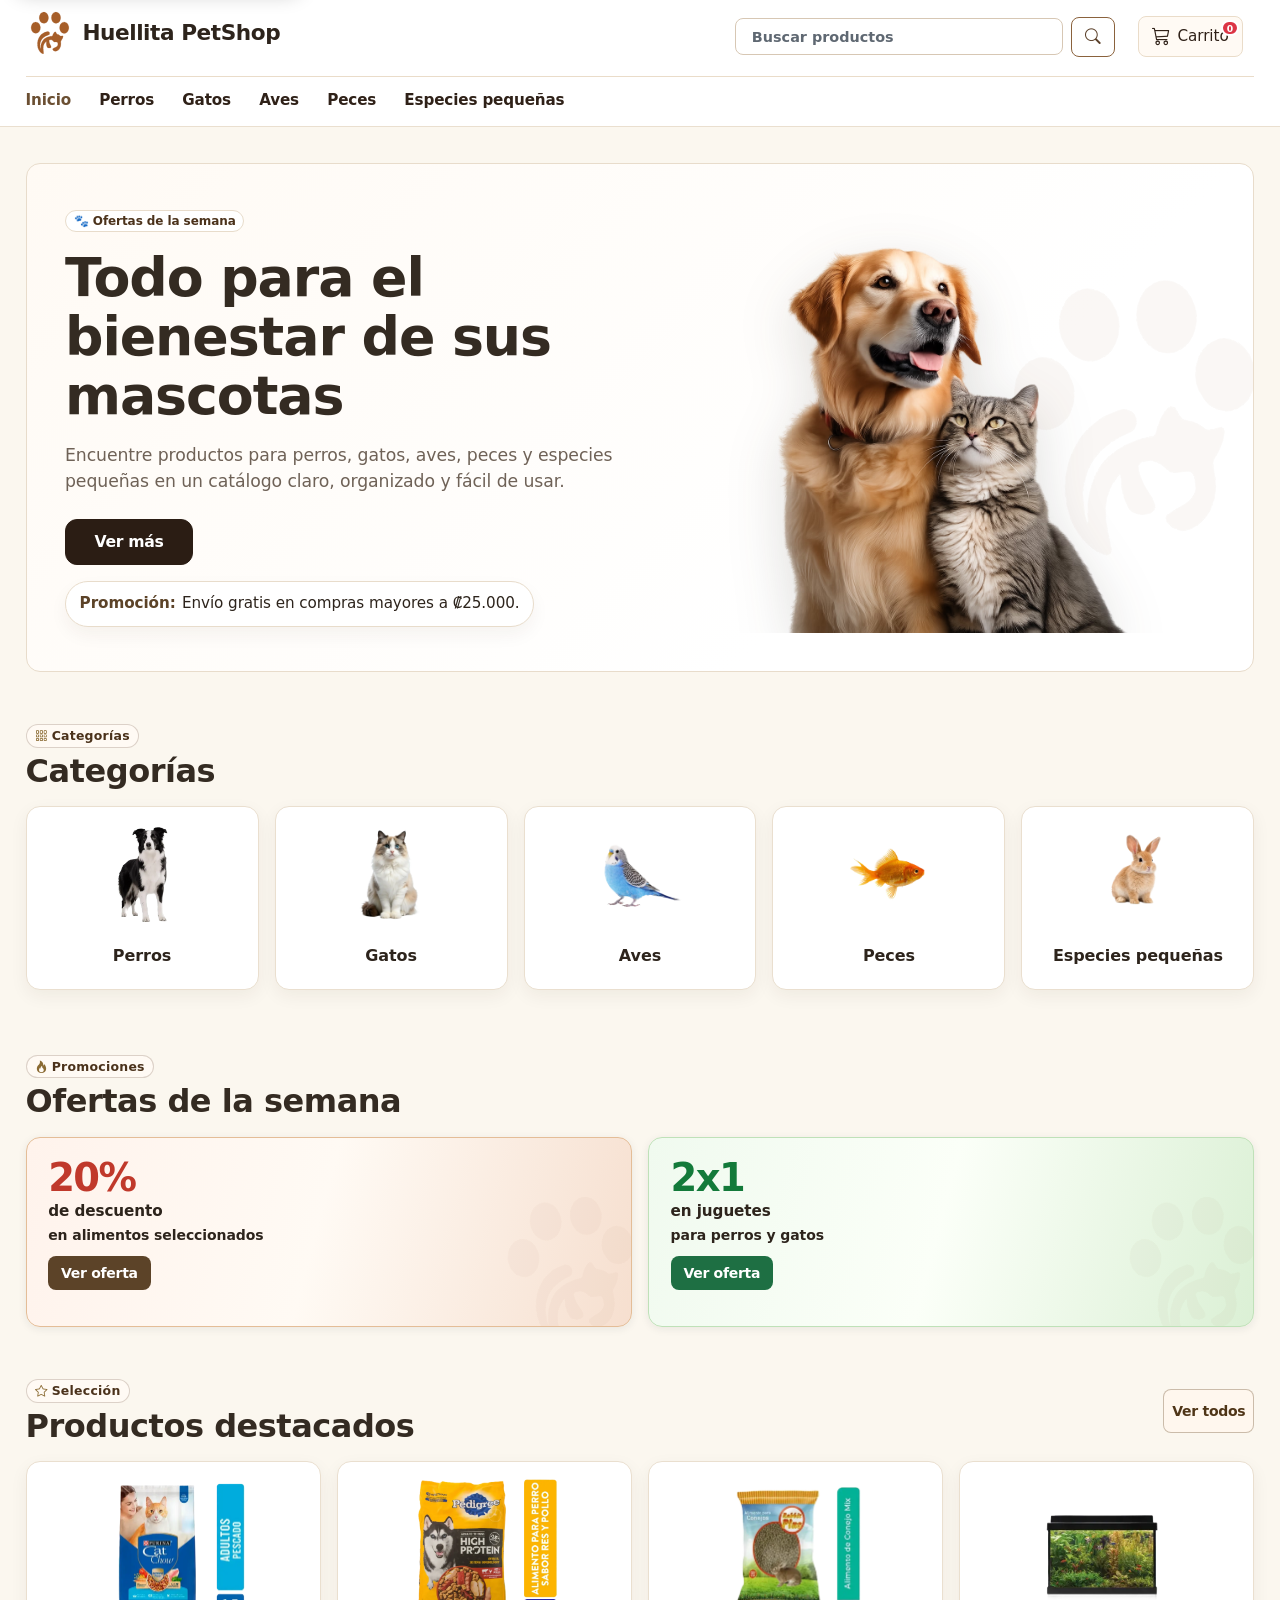
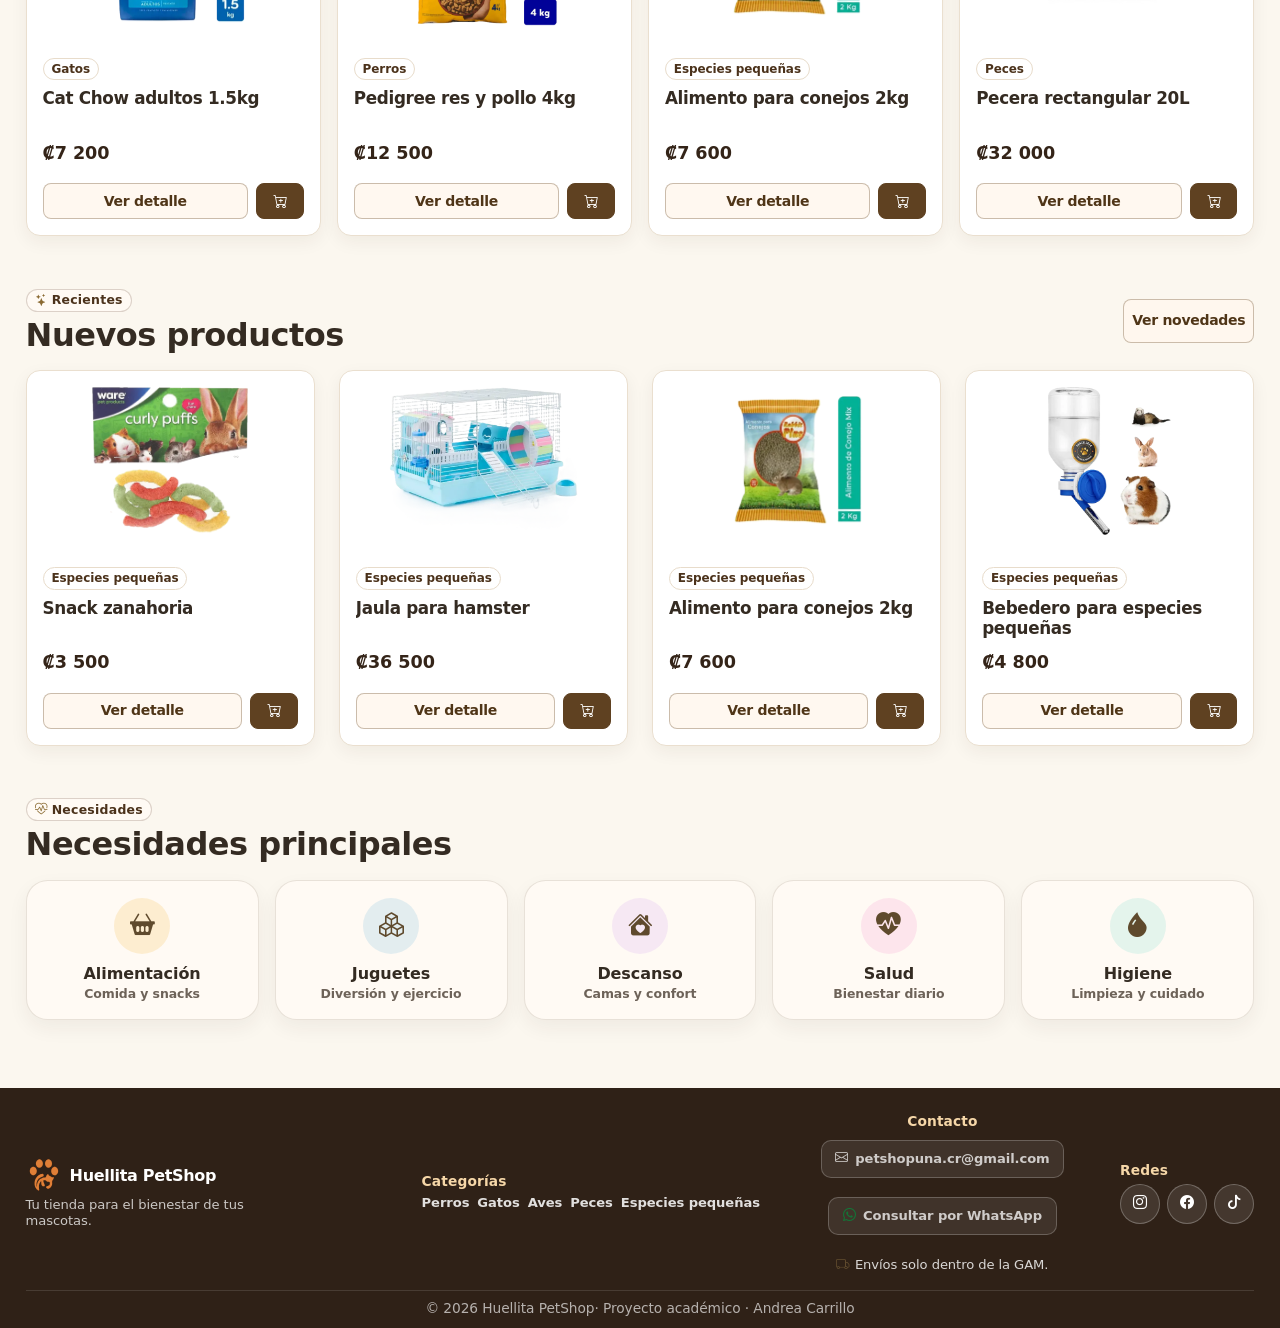
<file: index.html>
<!DOCTYPE html>

<html lang="es">

<head>
    <meta charset="utf-8" />
    <meta name="project-version" content="0.0.0" />
    <link crossorigin="anonymous" href="https://cdn.jsdelivr.net" rel="preconnect" />
    <link rel="preload" as="image" href="assets/img/banner/portada.avif" fetchpriority="high" type="image/avif" />
    <meta content="width=device-width, initial-scale=1" name="viewport" />
    <title>Inicio | Huellita PetShop</title>
    <meta name="description"
        content="Huellita PetShop: alimentos, juguetes y accesorios para perros, gatos, aves, peces y especies pequeñas." />
    <link href="https://cdn.jsdelivr.net/npm/bootstrap@5.3.3/dist/css/bootstrap.min.css" rel="stylesheet" />
    <link href="https://cdn.jsdelivr.net/npm/bootstrap-icons@1.11.3/font/bootstrap-icons.css" media="all"
        rel="stylesheet" />
    <link href="assets/css/styles.v0.0.0.min.css" rel="stylesheet" />
    <link href="assets/img/favicon-petshop.ico" rel="icon" type="image/x-icon" />
    <meta content="Huellita PetShop" name="author" />
    <meta content="index, follow" name="robots" />
    <meta content="#5f4a2d" name="theme-color" />
    <link href="manifest.webmanifest" rel="manifest" />
    <meta content="yes" name="mobile-web-app-capable" />
    <meta content="yes" name="apple-mobile-web-app-capable" />
    <meta content="Huellita PetShop" name="apple-mobile-web-app-title" />
    <link href="https://huellita-petshop.netlify.app/index.html" rel="canonical" />
    <meta content="es_CR" property="og:locale" />
    <meta content="website" property="og:type" />
    <meta content="Huellita PetShop" property="og:site_name" />
    <meta content="Inicio | Huellita PetShop" property="og:title" />
    <meta
        content="Huellita PetShop: alimentos, juguetes y accesorios para perros, gatos, aves, peces y especies pequeñas."
        property="og:description" />
    <meta content="https://huellita-petshop.netlify.app/index.html" property="og:url" />
    <meta content="https://huellita-petshop.netlify.app/assets/img/banner/portada.avif" property="og:image" />
    <meta content="image/avif" property="og:image:type" />
    <meta content="1200" property="og:image:width" />
    <meta content="630" property="og:image:height" />
    <meta content="Portada visual de Huellita PetShop con mascotas" property="og:image:alt" />
    <meta content="summary_large_image" name="twitter:card" />
    <meta content="Inicio | Huellita PetShop" name="twitter:title" />
    <meta
        content="Huellita PetShop: alimentos, juguetes y accesorios para perros, gatos, aves, peces y especies pequeñas."
        name="twitter:description" />
    <meta content="https://huellita-petshop.netlify.app/assets/img/banner/portada.avif" name="twitter:image" />
    <meta content="Portada visual de Huellita PetShop con mascotas" name="twitter:image:alt" />
    <script
        type="application/ld+json">{"@context":"https://schema.org","@type":"PetStore","name":"Huellita PetShop","url":"https://huellita-petshop.netlify.app/","logo":"https://huellita-petshop.netlify.app/assets/img/logo-petshop-una.svg","image":"https://huellita-petshop.netlify.app/assets/img/banner/portada.avif","description":"Catálogo web de alimentos, juguetes y accesorios para mascotas.","areaServed":{"@type":"Country","name":"Costa Rica"},"sameAs":["https://huellita-petshop.netlify.app/"]}</script>
    <script
        type="application/ld+json">{"@context":"https://schema.org","@type":"WebSite","name":"Huellita PetShop","url":"https://huellita-petshop.netlify.app/","inLanguage":"es-CR","potentialAction":{"@type":"SearchAction","target":"https://huellita-petshop.netlify.app/busqueda.html?q={search_term_string}","query-input":"required name=search_term_string"}}</script>
    <script
        type="application/ld+json">{"@context":"https://schema.org","@type":"BreadcrumbList","itemListElement":[{"@type":"ListItem","position":1,"name":"Inicio","item":"https://huellita-petshop.netlify.app/index.html"}]}</script>
</head>

<body>
    <a class="skip-link" href="#contenido-principal">Saltar al contenido principal</a>
    <!-- Página: index.html -->
    <div data-component="site-header"></div>
    <main id="contenido-principal" tabindex="-1">
        <section class="container section-space">
            <div class="hero rounded-4 p-4 p-lg-5 mb-4">
                <div class="row align-items-center g-4">
                    <div class="col-lg-6">
                        <a aria-label="Ir a Ofertas de la semana"
                            class="badge badge-soft rounded-pill mb-3 hero-offer-badge" href="#ofertas">🐾 Ofertas de la
                            semana</a>
                        <h1 class="display-5 fw-bold mb-3">Todo para el bienestar de sus mascotas</h1>
                        <p class="lead mb-4">Encuentre productos para perros, gatos, aves, peces y especies pequeñas en
                            un catálogo
                            claro, organizado y fácil de usar.</p>
                        <div class="d-flex gap-2 flex-wrap">
                            <a class="btn btn-primary btn-lg" href="productos.html">Ver más</a>
                        </div>
                        <div class="offer-strip mt-3">
                            <strong>Promoción:</strong> Envío gratis en compras mayores a ₡25.000.
                        </div>
                    </div>
                    <div class="col-lg-6">
                        <div class="hero-image-wrapper text-center">
                            <img alt="Perro y gato como imagen principal de Huellita PetShop"
                                class="img-fluid hero-pet-img" decoding="async" fetchpriority="high" height="2047"
                                loading="eager" src="assets/img/banner/Hero.avif" width="2047" />
                        </div>
                    </div>
                </div>
            </div>
            <section aria-labelledby="mascotasTitle" class="home-section" id="mascotas">
                <div class="section-heading-row">
                    <div>
                        <span class="section-kicker"><i aria-hidden="true" class="bi bi-grid-3x3-gap"></i>
                            Categorías</span>
                        <h2 class="fw-bold mb-0" id="mascotasTitle">Categorías</h2>
                    </div>
                </div>
                <div class="category-scroll mb-0">
                    <a class="category-card" href="productos.html?categoria=perros">
                        <img alt="Perros" decoding="async" height="700" loading="lazy"
                            src="assets/img/categorias/CAT_perro.webp" width="374" />
                        <span>Perros</span>
                    </a>
                    <a class="category-card" href="productos.html?categoria=gatos">
                        <img alt="Gatos" decoding="async" height="1200" loading="lazy"
                            src="assets/img/categorias/CAT_gato.webp" width="857" />
                        <span>Gatos</span>
                    </a>
                    <a class="category-card" href="productos.html?categoria=aves">
                        <img alt="Aves" decoding="async" height="736" loading="lazy"
                            src="assets/img/categorias/CAT_ave.webp" width="736" />
                        <span>Aves</span>
                    </a>
                    <a class="category-card" href="productos.html?categoria=peces">
                        <img alt="Peces" decoding="async" height="813" loading="lazy"
                            src="assets/img/categorias/CAT_pez.webp" width="1200" />
                        <span>Peces</span>
                    </a>
                    <a class="category-card" href="productos.html?categoria=roedores">
                        <img alt="Especies pequeñas" decoding="async" height="1536" loading="lazy"
                            src="assets/img/categorias/CAT_pequenas.webp" width="1024" />
                        <span>Especies pequeñas</span>
                    </a>
                </div>
            </section>
            <section aria-labelledby="ofertasTitle" class="home-section" id="ofertas">
                <div class="section-heading-row">
                    <div>
                        <span class="section-kicker"><i aria-hidden="true" class="bi bi-fire"></i> Promociones</span>
                        <h2 class="fw-bold mb-0" id="ofertasTitle">Ofertas de la semana</h2>
                    </div>
                </div>
                <div aria-label="Ofertas destacadas de la semana" class="offers-showcase">
                    <article class="offer-banner offer-banner-warm">
                        <div class="offer-copy">
                            <span class="offer-discount">20%</span>
                            <strong>de descuento</strong>
                            <small>en alimentos seleccionados</small>
                            <a class="btn btn-sm btn-offer" href="productos.html?categoriaProducto=Alimento">Ver
                                oferta</a>
                        </div>
                        <img alt="Alimentos para mascotas en oferta" class="offer-product-img" decoding="async"
                            loading="lazy" src="assets/img/ofertas/oferta-alimentos.webp" width="424" height="283"
                            srcset="assets/img/ofertas/responsive/oferta-alimentos-320.webp 320w, assets/img/ofertas/responsive/oferta-alimentos-424.webp 424w, assets/img/ofertas/responsive/oferta-alimentos-640.webp 640w, assets/img/ofertas/responsive/oferta-alimentos-1024.webp 1024w"
                            sizes="(max-width: 576px) 80vw, (max-width: 992px) 38vw, 212px" />
                    </article>
                    <article class="offer-banner offer-banner-cool">
                        <div class="offer-copy">
                            <span class="offer-discount">2x1</span>
                            <strong>en juguetes</strong>
                            <small>para perros y gatos</small>
                            <a class="btn btn-sm btn-offer btn-offer-blue"
                                href="productos.html?categoriaProducto=Juguetes">Ver
                                oferta</a>
                        </div>
                        <img alt="Juguetes para mascotas en promoción" class="offer-product-img" decoding="async"
                            loading="lazy" src="assets/img/ofertas/oferta-juguetes.webp" width="424" height="283"
                            srcset="assets/img/ofertas/responsive/oferta-juguetes-320.webp 320w, assets/img/ofertas/responsive/oferta-juguetes-424.webp 424w, assets/img/ofertas/responsive/oferta-juguetes-640.webp 640w, assets/img/ofertas/responsive/oferta-juguetes-1024.webp 1024w"
                            sizes="(max-width: 576px) 80vw, (max-width: 992px) 38vw, 212px" />
                    </article>
                </div>
            </section>
            <section aria-labelledby="destacadosTitle" class="home-section" id="destacados">
                <div class="section-heading-row">
                    <div>
                        <span class="section-kicker"><i aria-hidden="true" class="bi bi-star"></i> Selección</span>
                        <h2 class="fw-bold mb-0" id="destacadosTitle">Productos destacados</h2>
                    </div>
                    <a class="btn btn-outline-primary btn-sm" href="productos.html">Ver todos</a>
                </div>
                <div class="products-responsive-grid responsive-carousel row g-4" id="featuredGrid"></div>
            </section>
            <section aria-labelledby="nuevosTitle" class="home-section" id="nuevos">
                <div class="section-heading-row">
                    <div>
                        <span class="section-kicker"><i aria-hidden="true" class="bi bi-stars"></i> Recientes</span>
                        <h2 class="fw-bold mb-0" id="nuevosTitle">Nuevos productos</h2>
                    </div>
                    <a class="btn btn-outline-primary btn-sm" href="productos.html">Ver novedades</a>
                </div>
                <div class="products-responsive-grid responsive-carousel row g-4" id="newProductsGrid"></div>
            </section>
            <section aria-labelledby="necesidadesTitle" class="home-section" id="necesidades">
                <div class="section-heading-row">
                    <div>
                        <span class="section-kicker"><i aria-hidden="true" class="bi bi-heart-pulse"></i>
                            Necesidades</span>
                        <h2 class="fw-bold mb-0" id="necesidadesTitle">Necesidades principales</h2>
                    </div>
                </div>
                <div class="needs-grid needs-quick-nav" role="list">
                    <a aria-label="Ver productos de alimentación" class="need-card need-food"
                        href="productos.html?categoriaProducto=Alimento" role="listitem">
                        <span class="need-icon"><i aria-hidden="true" class="bi bi-basket2-fill"></i></span>
                        <span class="need-content"><strong>Alimentación</strong><small>Comida y snacks</small></span>
                    </a>
                    <a aria-label="Ver juguetes para mascotas" class="need-card need-toys"
                        href="productos.html?categoriaProducto=Juguetes" role="listitem">
                        <span class="need-icon"><i aria-hidden="true" class="bi bi-boxes"></i></span>
                        <span class="need-content"><strong>Juguetes</strong><small>Diversión y ejercicio</small></span>
                    </a>
                    <a aria-label="Ver productos de descanso" class="need-card need-rest"
                        href="productos.html?categoriaProducto=Accesorios" role="listitem">
                        <span class="need-icon"><i aria-hidden="true" class="bi bi-house-heart-fill"></i></span>
                        <span class="need-content"><strong>Descanso</strong><small>Camas y confort</small></span>
                    </a>
                    <a aria-label="Ver productos de salud" class="need-card need-health"
                        href="productos.html?categoriaProducto=Salud" role="listitem">
                        <span class="need-icon"><i aria-hidden="true" class="bi bi-heart-pulse-fill"></i></span>
                        <span class="need-content"><strong>Salud</strong><small>Bienestar diario</small></span>
                    </a>
                    <a aria-label="Ver productos de higiene" class="need-card need-clean"
                        href="productos.html?categoriaProducto=Higiene" role="listitem">
                        <span class="need-icon"><i aria-hidden="true" class="bi bi-droplet-fill"></i></span>
                        <span class="need-content"><strong>Higiene</strong><small>Limpieza y cuidado</small></span>
                    </a>
                </div>
            </section>
        </section>
    </main>
    <div data-component="site-footer"></div>
    <script defer="" src="https://cdn.jsdelivr.net/npm/bootstrap@5.3.3/dist/js/bootstrap.bundle.min.js"></script>
    <script defer="" src="assets/js/app.v0.0.0.bundle.min.js"></script>
</body>

</html>
</file>
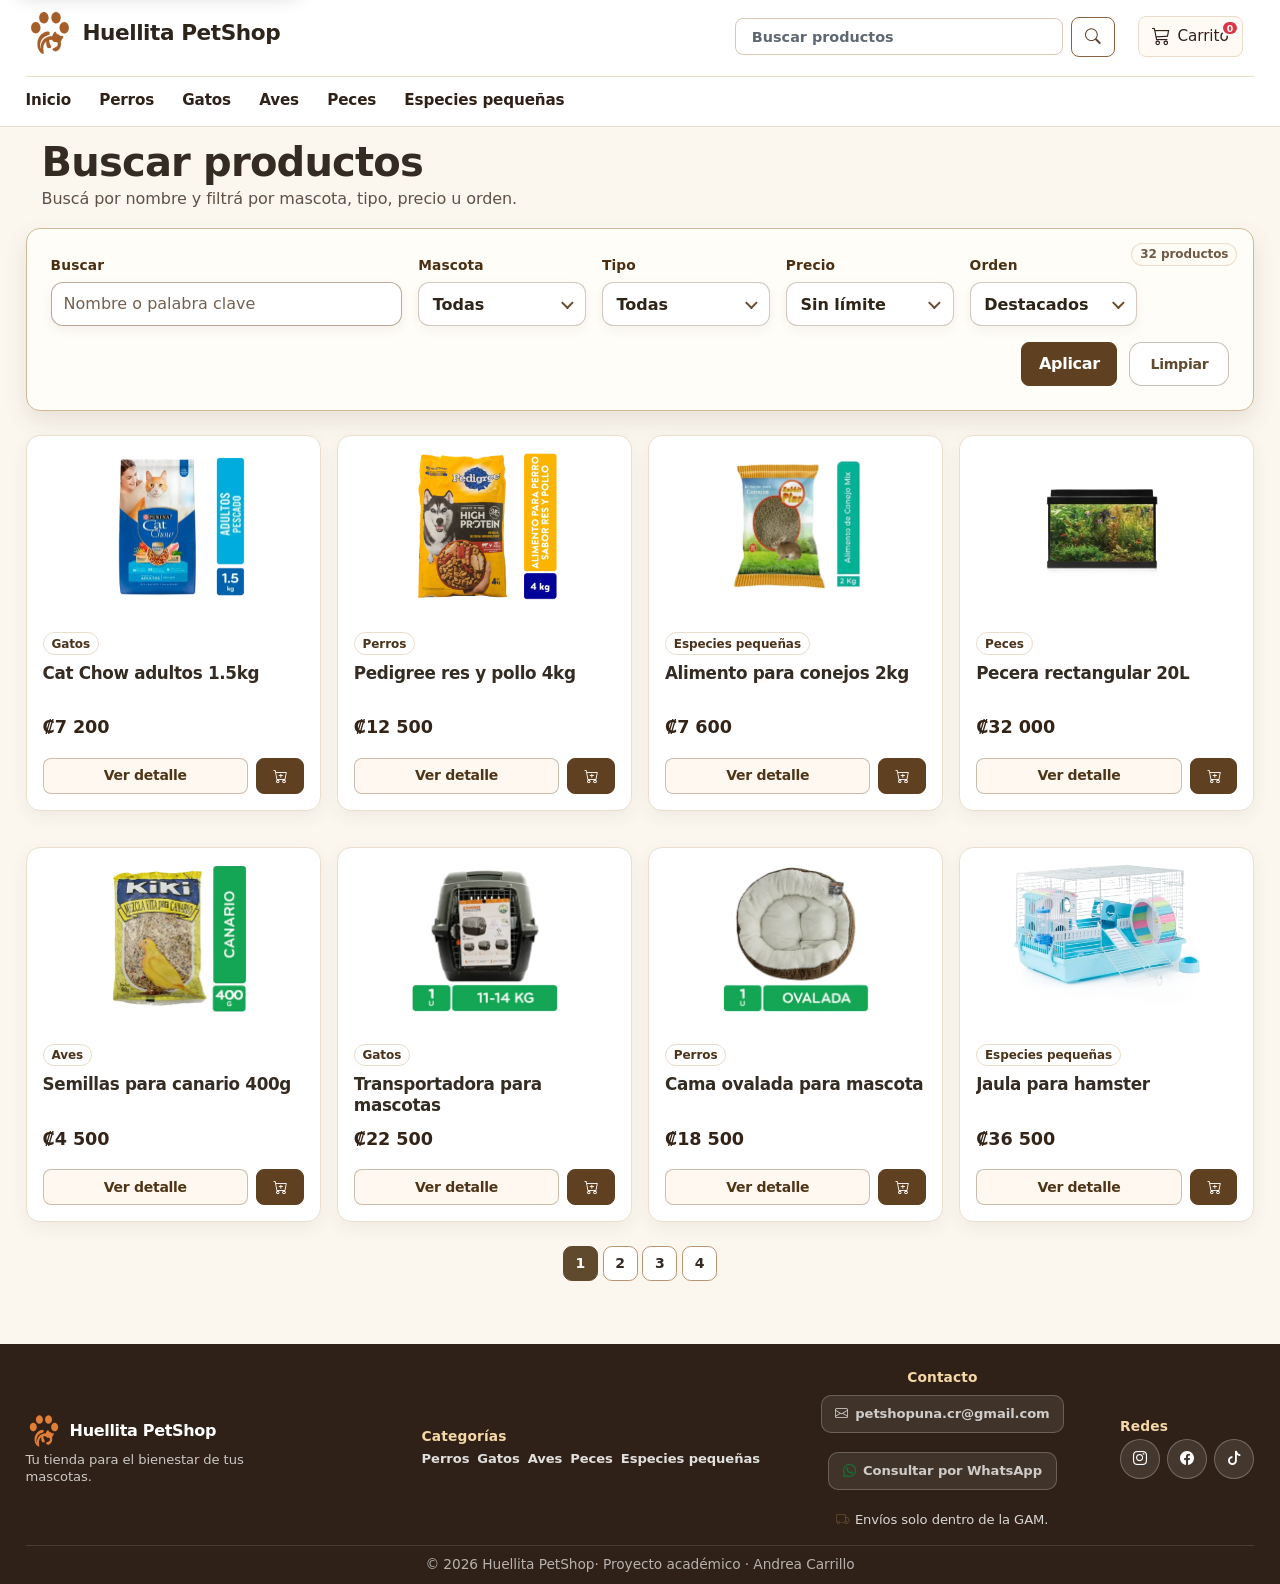
<file: busqueda.html>
<!DOCTYPE html>

<html lang="es">
<head>
<meta charset="utf-8"/>
<meta name="project-version" content="0.0.0"/>
<link crossorigin="anonymous" href="https://cdn.jsdelivr.net" rel="preconnect"/><meta content="width=device-width, initial-scale=1" name="viewport"/>
<title>Búsqueda | Huellita PetShop</title>
<meta name="description" content="Busca productos para mascotas dentro del catálogo de Huellita PetShop por nombre, mascota o categoría."/>
<link href="https://cdn.jsdelivr.net/npm/bootstrap@5.3.3/dist/css/bootstrap.min.css" rel="stylesheet"/>
<link href="https://cdn.jsdelivr.net/npm/bootstrap-icons@1.11.3/font/bootstrap-icons.css" media="all" rel="stylesheet"/>
<link href="assets/css/styles.v0.0.0.min.css" rel="stylesheet"/>
<link href="assets/img/favicon-petshop.ico" rel="icon" type="image/x-icon"/>
<meta content="Huellita PetShop" name="author"/><meta content="index, follow" name="robots"/><meta content="#5f4a2d" name="theme-color"/>
<link href="manifest.webmanifest" rel="manifest"/>
<meta content="yes" name="mobile-web-app-capable"/>
<meta content="yes" name="apple-mobile-web-app-capable"/>
<meta content="Huellita PetShop" name="apple-mobile-web-app-title"/><link href="https://andcarrillo.github.io/PetShop/busqueda.html" rel="canonical"/><meta content="es_CR" property="og:locale"/><meta content="website" property="og:type"/><meta content="Huellita PetShop" property="og:site_name"/><meta content="Búsqueda | Huellita PetShop" property="og:title"/><meta content="Busca productos para mascotas dentro del catálogo de Huellita PetShop por nombre, mascota o categoría." property="og:description"/><meta content="https://andcarrillo.github.io/PetShop/busqueda.html" property="og:url"/><meta content="https://andcarrillo.github.io/PetShop/assets/img/banner/portada.avif" property="og:image"/><meta content="image/avif" property="og:image:type"/><meta content="1200" property="og:image:width"/><meta content="630" property="og:image:height"/><meta content="Portada visual de Huellita PetShop con mascotas" property="og:image:alt"/><meta content="summary_large_image" name="twitter:card"/><meta content="Búsqueda | Huellita PetShop" name="twitter:title"/><meta content="Busca productos para mascotas dentro del catálogo de Huellita PetShop por nombre, mascota o categoría." name="twitter:description"/><meta content="https://andcarrillo.github.io/PetShop/assets/img/banner/portada.avif" name="twitter:image"/><meta content="Portada visual de Huellita PetShop con mascotas" name="twitter:image:alt"/><script type="application/ld+json">{"@context":"https://schema.org","@type":"BreadcrumbList","itemListElement":[{"@type":"ListItem","position":1,"name":"Inicio","item":"https://andcarrillo.github.io/PetShop/index.html"},{"@type":"ListItem","position":2,"name":"Búsqueda","item":"https://andcarrillo.github.io/PetShop/busqueda.html"}]}</script>
</head>
<body class="pagina-interna">
<a class="skip-link" href="#contenido-principal">Saltar al contenido principal</a>
<!-- Página: busqueda.html -->
<div data-component="site-header"></div>
<main id="contenido-principal" tabindex="-1" class="container section-space">
<div class="mb-3 encabezado-pagina">
<h1 class="fw-bold mb-1">Buscar productos</h1>
<p class="text-muted mb-0">Buscá por nombre y filtrá por mascota, tipo, precio u orden.</p>
</div>
<section aria-labelledby="searchPanelTitle" class="search-panel rounded-4 p-3 p-md-4 mb-4">
<h2 class="visually-hidden" id="searchPanelTitle">Búsqueda y filtros</h2>
<form action="busqueda.html" id="searchFilters" method="get">
<div class="search-panel-head">
<span class="badge badge-soft" id="resultCount">0 productos</span>
<button aria-controls="searchFiltersCollapse" aria-expanded="false" aria-label="Mostrar u ocultar filtros de búsqueda" class="btn btn-outline-primary filter-toggle-btn d-lg-none" data-bs-target="#searchFiltersCollapse" data-bs-toggle="collapse" type="button">
<i aria-hidden="true" class="bi bi-sliders"></i>
            Filtros
          </button>
</div>
<div class="collapse filter-collapse mt-3 d-lg-block" id="searchFiltersCollapse">
<div class="search-filter-stack row g-3 align-items-end">
<div class="col-12 col-lg-4 filter-field">
<label class="form-label small mb-1" for="q">Buscar</label>
<input class="form-control" id="q" name="q" placeholder="Nombre o palabra clave" type="search"/>
</div>
<div class="col-12 col-sm-6 col-lg-2 filter-field">
<label class="form-label small mb-1" for="tipo">Mascota</label>
<select class="form-select form-select-sm" id="tipo" name="tipo">
<option value="">Todas</option>
<option value="perros">Perros</option>
<option value="gatos">Gatos</option>
<option value="aves">Aves</option>
<option value="peces">Peces</option>
<option value="roedores">Especies pequeñas</option>
</select>
</div>
<div class="col-12 col-sm-6 col-lg-2 filter-field">
<label class="form-label small mb-1" for="categoria">Tipo</label>
<select class="form-select form-select-sm" id="categoria" name="categoriaProducto">
<option value="">Todas</option>
<option value="alimento">Alimento</option>
<option value="accesorios">Accesorios</option>
<option value="juguetes">Juguetes</option>
<option value="higiene">Higiene</option>
<option value="salud">Salud</option>
</select>
</div>
<div class="col-12 col-sm-6 col-lg-2 filter-field">
<label class="form-label small mb-1" for="precioMax">Precio</label>
<select class="form-select form-select-sm" id="precioMax" name="precioMax">
<option value="">Sin límite</option>
<option value="5000">Hasta ₡5.000</option>
<option value="10000">Hasta ₡10.000</option>
<option value="20000">Hasta ₡20.000</option>
<option value="40000">Hasta ₡40.000</option>
</select>
</div>
<div class="col-12 col-sm-6 col-lg-2 filter-field">
<label class="form-label small mb-1" for="orden">Orden</label>
<select class="form-select form-select-sm" id="orden" name="orden"><option value="recomendado">Destacados</option>
<option value="populares">Más populares</option>
<option value="recientes">Más recientes</option>
<option value="precio-asc">Precio: menor a mayor</option>
<option value="precio-desc">Precio: mayor a menor</option>
<option value="nombre-asc">Nombre A-Z</option>
<option value="nombre-desc">Nombre Z-A</option></select>
</div>
</div>
<div class="search-filter-actions">
<button class="btn btn-primary search-apply-btn" type="submit">Aplicar</button>
<a class="btn search-clear-btn" href="busqueda.html">Limpiar</a>
</div>
</div>
</form>
</section>
<h2 class="visually-hidden" id="pageTitle">Resultados simulados</h2>
<div aria-live="polite" aria-busy="false" class="row g-4" id="productsGrid"></div>
<div class="mt-4" id="paginationContainer"></div>
</main>
<div data-component="site-footer"></div>
<script defer="" src="https://cdn.jsdelivr.net/npm/bootstrap@5.3.3/dist/js/bootstrap.bundle.min.js"></script><script defer="" src="assets/js/app.v0.0.0.bundle.min.js"></script></body>
</html>
</file>
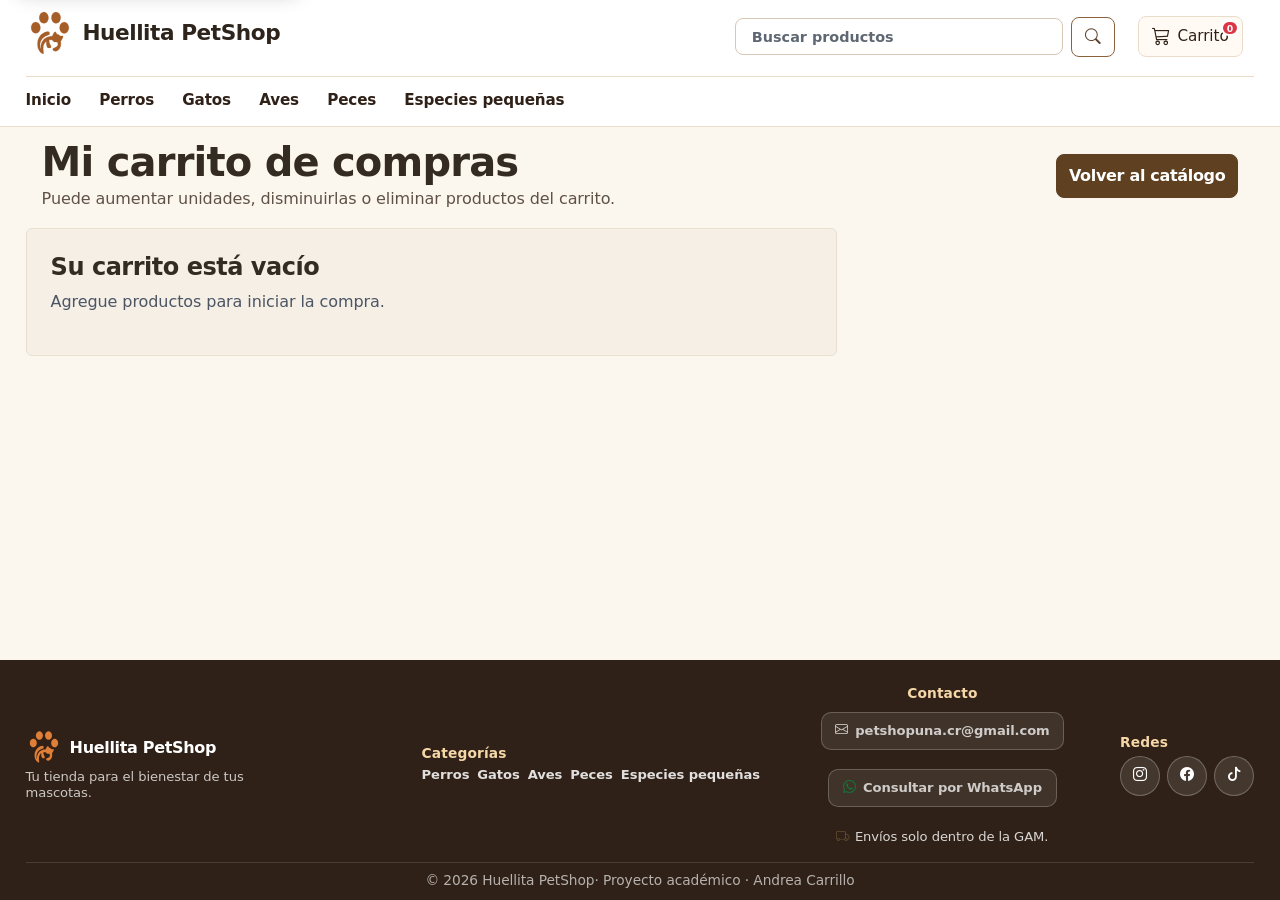
<file: carrito.html>
<!DOCTYPE html>

<html lang="es">
<head>
<meta charset="utf-8"/>
<meta name="project-version" content="0.0.0"/>
<link crossorigin="anonymous" href="https://cdn.jsdelivr.net" rel="preconnect"/><meta content="width=device-width, initial-scale=1" name="viewport"/>
<title>Carrito | Huellita PetShop</title>
<meta name="description" content="Revisa los productos agregados al carrito de compras antes de finalizar el pedido."/>
<link href="https://cdn.jsdelivr.net/npm/bootstrap@5.3.3/dist/css/bootstrap.min.css" rel="stylesheet"/>
<link href="https://cdn.jsdelivr.net/npm/bootstrap-icons@1.11.3/font/bootstrap-icons.css" media="all" rel="stylesheet"/>
<link href="assets/css/styles.v0.0.0.min.css" rel="stylesheet"/>
<link href="assets/img/favicon-petshop.ico" rel="icon" type="image/x-icon"/>
<meta content="Huellita PetShop" name="author"/><meta content="noindex, follow" name="robots"/><meta content="#5f4a2d" name="theme-color"/>
<link href="manifest.webmanifest" rel="manifest"/>
<meta content="yes" name="mobile-web-app-capable"/>
<meta content="yes" name="apple-mobile-web-app-capable"/>
<meta content="Huellita PetShop" name="apple-mobile-web-app-title"/><link href="https://andcarrillo.github.io/PetShop/carrito.html" rel="canonical"/><meta content="es_CR" property="og:locale"/><meta content="website" property="og:type"/><meta content="Huellita PetShop" property="og:site_name"/><meta content="Carrito | Huellita PetShop" property="og:title"/><meta content="Revisa los productos agregados al carrito de compras antes de finalizar el pedido." property="og:description"/><meta content="https://andcarrillo.github.io/PetShop/carrito.html" property="og:url"/><meta content="https://andcarrillo.github.io/PetShop/assets/img/banner/portada.avif" property="og:image"/><meta content="image/avif" property="og:image:type"/><meta content="1200" property="og:image:width"/><meta content="630" property="og:image:height"/><meta content="Portada visual de Huellita PetShop con mascotas" property="og:image:alt"/><meta content="summary_large_image" name="twitter:card"/><meta content="Carrito | Huellita PetShop" name="twitter:title"/><meta content="Revisa los productos agregados al carrito de compras antes de finalizar el pedido." name="twitter:description"/><meta content="https://andcarrillo.github.io/PetShop/assets/img/banner/portada.avif" name="twitter:image"/><meta content="Portada visual de Huellita PetShop con mascotas" name="twitter:image:alt"/><script type="application/ld+json">{"@context":"https://schema.org","@type":"BreadcrumbList","itemListElement":[{"@type":"ListItem","position":1,"name":"Inicio","item":"https://andcarrillo.github.io/PetShop/index.html"},{"@type":"ListItem","position":2,"name":"Carrito","item":"https://andcarrillo.github.io/PetShop/carrito.html"}]}</script>
</head>
<body class="pagina-interna">
<a class="skip-link" href="#contenido-principal">Saltar al contenido principal</a>
<!-- Página: carrito.html -->
<div data-component="site-header"></div>
<main id="contenido-principal" tabindex="-1" class="container section-space">
<div class="d-flex justify-content-between align-items-center flex-wrap gap-2 mb-3 encabezado-pagina">
<div>
<h1 class="fw-bold mb-1">Mi carrito de compras</h1>
<p class="text-muted mb-0">Puede aumentar unidades, disminuirlas o eliminar productos del carrito.</p>
</div>
<a class="btn btn-primary" href="productos.html">Volver al catálogo</a>
</div>
<div class="row g-4">
<div class="col-lg-8">
<div aria-live="polite" id="cartItems"></div>
</div>
<div class="col-lg-4" id="cartSummaryWrapper">
<div class="summary-card sticky-lg-top">
<div class="summary-header p-3">
<h4 class="mb-0">Resumen del pedido</h4>
</div>
<div class="p-3">
<div aria-live="polite" id="cartSummary"></div>
<div class="cart-delivery-note" role="note">
<i aria-hidden="true" class="bi bi-truck"></i>
<span>Envíos solo dentro de la GAM.</span>
</div>
<a class="btn btn-checkout-continue w-100 btn-lg mt-3" href="checkout.html">Continuar con la compra</a>
</div>
</div>
</div>
</div>
</main>
<div data-component="site-footer"></div>
<script defer="" src="https://cdn.jsdelivr.net/npm/bootstrap@5.3.3/dist/js/bootstrap.bundle.min.js"></script><script defer="" src="assets/js/app.v0.0.0.bundle.min.js"></script></body>
</html>
</file>
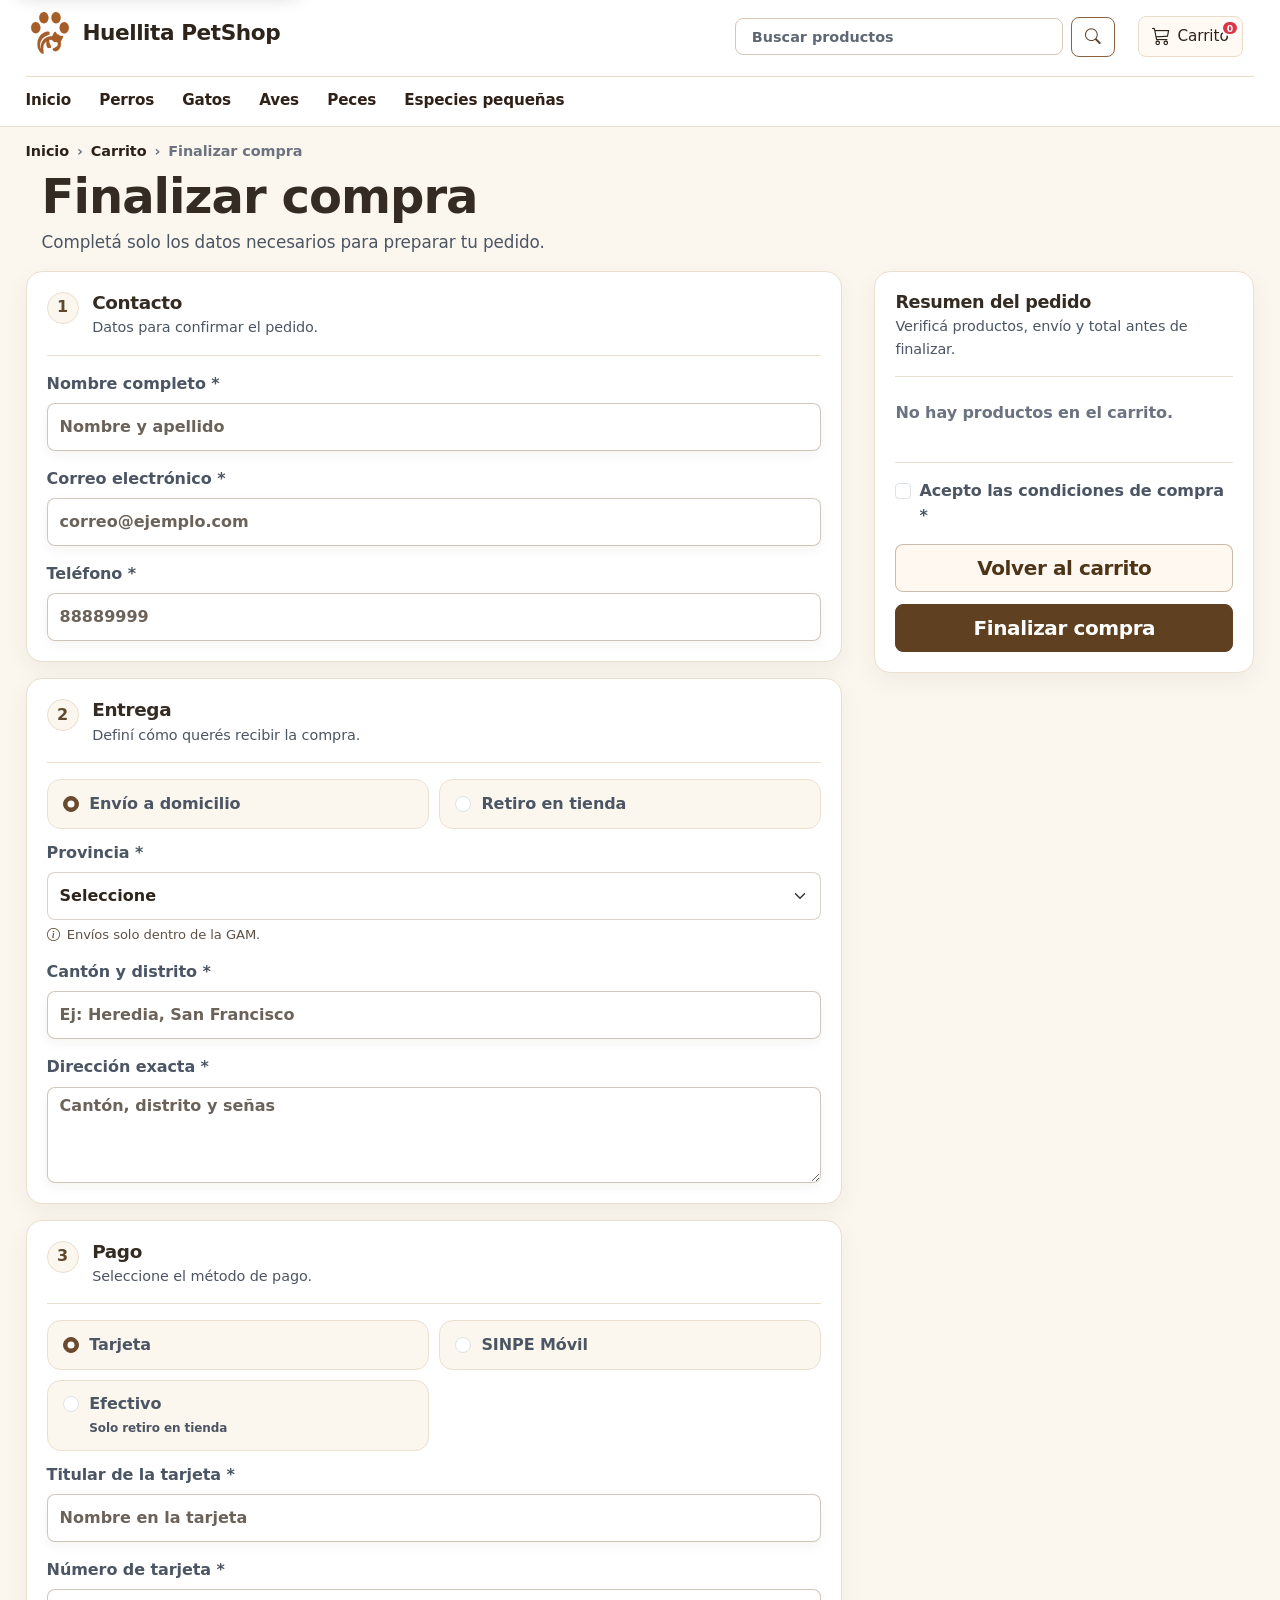
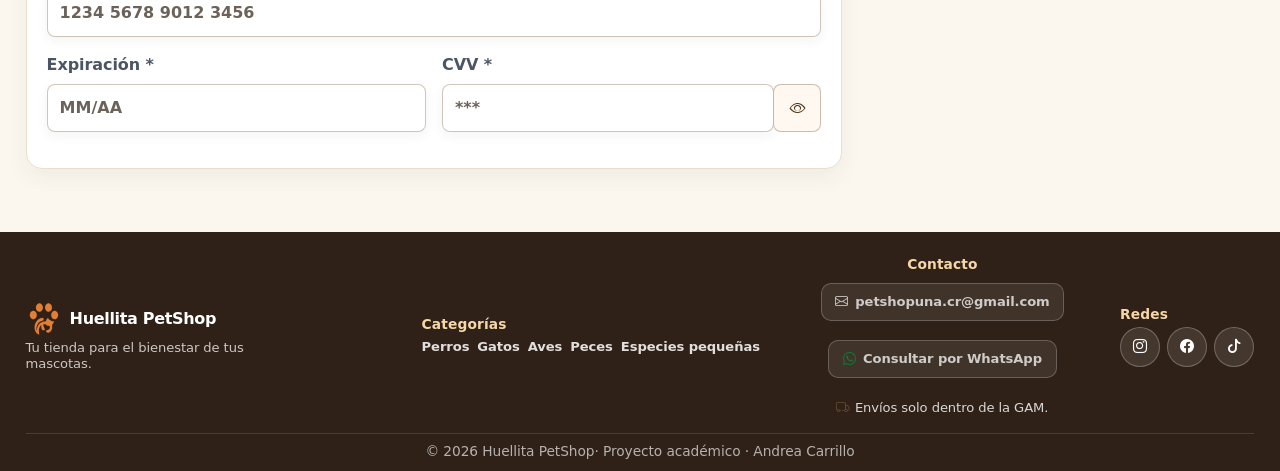
<file: checkout.html>
<!DOCTYPE html>

<html lang="es">
<head>
<meta charset="utf-8"/>
<meta name="project-version" content="0.0.0"/>
<link crossorigin="anonymous" href="https://cdn.jsdelivr.net" rel="preconnect"/><meta content="width=device-width, initial-scale=1" name="viewport"/>
<title>Checkout | Huellita PetShop</title>
<meta name="description" content="Completa los datos de contacto, entrega y pago para finalizar el pedido en Huellita PetShop."/>
<link href="https://cdn.jsdelivr.net/npm/bootstrap@5.3.3/dist/css/bootstrap.min.css" rel="stylesheet"/>
<link href="https://cdn.jsdelivr.net/npm/bootstrap-icons@1.11.3/font/bootstrap-icons.css" media="all" rel="stylesheet"/>
<link href="assets/css/styles.v0.0.0.min.css" rel="stylesheet"/>
<link href="assets/img/favicon-petshop.ico" rel="icon" type="image/x-icon"/>
<meta content="Huellita PetShop" name="author"/><meta content="noindex, follow" name="robots"/><meta content="#5f4a2d" name="theme-color"/>
<link href="manifest.webmanifest" rel="manifest"/>
<meta content="yes" name="mobile-web-app-capable"/>
<meta content="yes" name="apple-mobile-web-app-capable"/>
<meta content="Huellita PetShop" name="apple-mobile-web-app-title"/><link href="https://andcarrillo.github.io/PetShop/checkout.html" rel="canonical"/><meta content="es_CR" property="og:locale"/><meta content="website" property="og:type"/><meta content="Huellita PetShop" property="og:site_name"/><meta content="Checkout | Huellita PetShop" property="og:title"/><meta content="Completa los datos de contacto, entrega y pago para finalizar el pedido en Huellita PetShop." property="og:description"/><meta content="https://andcarrillo.github.io/PetShop/checkout.html" property="og:url"/><meta content="https://andcarrillo.github.io/PetShop/assets/img/banner/portada.avif" property="og:image"/><meta content="image/avif" property="og:image:type"/><meta content="1200" property="og:image:width"/><meta content="630" property="og:image:height"/><meta content="Portada visual de Huellita PetShop con mascotas" property="og:image:alt"/><meta content="summary_large_image" name="twitter:card"/><meta content="Checkout | Huellita PetShop" name="twitter:title"/><meta content="Completa los datos de contacto, entrega y pago para finalizar el pedido en Huellita PetShop." name="twitter:description"/><meta content="https://andcarrillo.github.io/PetShop/assets/img/banner/portada.avif" name="twitter:image"/><meta content="Portada visual de Huellita PetShop con mascotas" name="twitter:image:alt"/><script type="application/ld+json">{"@context":"https://schema.org","@type":"BreadcrumbList","itemListElement":[{"@type":"ListItem","position":1,"name":"Inicio","item":"https://andcarrillo.github.io/PetShop/index.html"},{"@type":"ListItem","position":2,"name":"Checkout","item":"https://andcarrillo.github.io/PetShop/checkout.html"}]}</script>
</head>
<body class="pagina-interna">
<a class="skip-link" href="#contenido-principal">Saltar al contenido principal</a>
<!-- Página: checkout.html -->
<div data-component="site-header"></div>
<main id="contenido-principal" tabindex="-1" class="container section-space checkout-v02-page">
<nav aria-label="Ruta de compra" class="checkout-mini-breadcrumb mb-3">
<a href="index.html">Inicio</a><span aria-hidden="true">›</span>
<a href="carrito.html">Carrito</a><span aria-hidden="true">›</span>
<strong>Finalizar compra</strong>
</nav>
<header class="checkout-page-header mb-4 encabezado-pagina">
<h1>Finalizar compra</h1>
<p>Completá solo los datos necesarios para preparar tu pedido.</p>
</header>
<form class="checkout-form checkout-v02-form needs-validation" id="checkoutForm" novalidate="">
<div class="checkout-v02-layout">
<div class="checkout-v02-fields">
<section aria-labelledby="contactoTitle" class="checkout-panel">
<div class="checkout-panel-title">
<span class="checkout-step">1</span>
<div>
<h2 id="contactoTitle">Contacto</h2>
<p>Datos para confirmar el pedido.</p>
</div>
</div>
<div class="checkout-field">
<label class="form-label" for="nombreCompleto">Nombre completo *</label>
<input autocomplete="name" class="form-control" id="nombreCompleto" maxlength="80" minlength="5" name="nombreCompleto" placeholder="Nombre y apellido" required="" type="text"/>
<div class="invalid-feedback">Ingrese su nombre completo.</div>
</div>
<div class="checkout-field">
<label class="form-label" for="correo">Correo electrónico *</label>
<input autocomplete="email" class="form-control" id="correo" maxlength="100" name="correo" placeholder="correo@ejemplo.com" required="" type="email"/>
<div class="invalid-feedback">Ingrese un correo electrónico válido.</div>
</div>
<div class="checkout-field">
<label class="form-label" for="telefono">Teléfono *</label>
<input autocomplete="tel" class="form-control" id="telefono" inputmode="numeric" maxlength="8" name="telefono" pattern="[0-9]{8}" placeholder="88889999" required="" type="tel"/>
<div class="invalid-feedback">Use 8 dígitos, sin guiones.</div>
</div>
</section>
<section aria-labelledby="entregaTitle" class="checkout-panel">
<div class="checkout-panel-title">
<span class="checkout-step">2</span>
<div>
<h2 id="entregaTitle">Entrega</h2>
<p>Definí cómo querés recibir la compra.</p>
</div>
</div>
<fieldset class="checkout-delivery-options">
<legend class="visually-hidden">Método de entrega</legend>
<div class="form-check checkout-radio-card">
<input checked="" class="form-check-input" id="entregaDomicilio" name="delivery" type="radio" value="home"/>
<label class="form-check-label" for="entregaDomicilio">Envío a domicilio</label>
</div>
<div class="form-check checkout-radio-card">
<input class="form-check-input" id="entregaRetiro" name="delivery" type="radio" value="pickup"/>
<label class="form-check-label" for="entregaRetiro">Retiro en tienda</label>
</div>
</fieldset>
<div class="checkout-delivery-note d-none" data-delivery="pickup">
<i aria-hidden="true" class="bi bi-shop"></i> Esperamos su visita para retirar el pedido en tienda.
            </div>
<div class="checkout-delivery-fields" data-delivery="home">
<div class="checkout-field">
<label class="form-label" for="provincia">Provincia *</label>
<select autocomplete="address-level1" class="form-select" id="provincia" name="provincia" required="">
<option value="">Seleccione</option>
<option>San José</option>
<option>Alajuela</option>
<option>Cartago</option>
<option>Heredia</option>
</select>
<div class="invalid-feedback">Seleccione una provincia dentro de la GAM.</div>
<div class="form-text checkout-gam-note"><i aria-hidden="true" class="bi bi-info-circle"></i> Envíos solo dentro de la GAM.</div>
</div>
<div class="checkout-field">
<label class="form-label" for="cantonDistrito">Cantón y distrito *</label>
<input autocomplete="address-level2" class="form-control" id="cantonDistrito" maxlength="80" minlength="4" name="cantonDistrito" placeholder="Ej: Heredia, San Francisco" required="" type="text"/>
<div class="invalid-feedback">Ingrese cantón y distrito.</div>
</div>
<div class="checkout-field">
<label class="form-label" for="direccion">Dirección exacta *</label>
<textarea autocomplete="street-address" class="form-control" id="direccion" maxlength="180" minlength="10" name="direccion" placeholder="Cantón, distrito y señas" required="" rows="3"></textarea>
<div class="invalid-feedback">Ingrese una dirección más específica.</div>
</div>
</div>
</section>
<section aria-labelledby="pagoTitle" class="checkout-panel">
<div class="checkout-panel-title">
<span class="checkout-step">3</span>
<div>
<h2 id="pagoTitle">Pago</h2>
<p>Seleccione el método de pago.</p>
</div>
</div>
<fieldset class="checkout-payment-options">
<legend class="visually-hidden">Método de pago</legend>
<div class="form-check checkout-radio-card">
<input checked="" class="form-check-input" id="pagoTarjeta" name="payment" type="radio" value="card"/>
<label class="form-check-label" for="pagoTarjeta">Tarjeta</label>
</div>
<div class="form-check checkout-radio-card">
<input class="form-check-input" id="pagoSinpe" name="payment" type="radio" value="sinpe"/>
<label class="form-check-label" for="pagoSinpe">SINPE Móvil</label>
</div>
<div class="form-check checkout-radio-card" data-payment-option="cash">
<input class="form-check-input" id="pagoEfectivo" name="payment" type="radio" value="cash"/>
<label class="form-check-label" for="pagoEfectivo">Efectivo</label>
<small class="checkout-option-hint">Solo retiro en tienda</small>
</div>
</fieldset>
<div class="checkout-payment-note d-none" data-payment="sinpe">
<i aria-hidden="true" class="bi bi-phone"></i> El pedido queda pendiente hasta verificar el comprobante de SINPE Móvil.
            </div>
<div class="checkout-payment-note d-none" data-payment="cash">
<i aria-hidden="true" class="bi bi-cash-coin"></i> El pago en efectivo se realiza al retirar el pedido en tienda.
            </div>
<div class="checkout-proof-fields d-none" data-payment="sinpe">
<div class="checkout-field">
<label class="form-label" for="comprobanteSinpe">Número de comprobante SINPE *</label>
<input class="form-control" id="comprobanteSinpe" maxlength="30" minlength="4" name="comprobanteSinpe" placeholder="Ej: 123456789" required="" type="text"/>
<div class="invalid-feedback">Ingrese el número o referencia del comprobante.</div>
</div>
</div>
<div class="checkout-card-fields" data-payment="card">
<div class="checkout-field">
<label class="form-label" for="titularTarjeta">Titular de la tarjeta *</label>
<input autocomplete="cc-name" class="form-control" id="titularTarjeta" maxlength="80" minlength="5" name="titularTarjeta" placeholder="Nombre en la tarjeta" required="" type="text"/>
<div class="invalid-feedback">Ingrese el titular de la tarjeta.</div>
</div>
<div class="checkout-field">
<label class="form-label" for="numeroTarjeta">Número de tarjeta *</label>
<input autocomplete="cc-number" class="form-control" id="numeroTarjeta" inputmode="numeric" maxlength="19" name="numeroTarjeta" pattern="[0-9 ]{13,19}" placeholder="1234 5678 9012 3456" required="" type="text"/>
<div class="invalid-feedback">Ingrese un número válido.</div>
</div>
<div class="checkout-card-grid">
<div class="checkout-field">
<label class="form-label" for="expiracionTarjeta">Expiración *</label>
<input autocomplete="cc-exp" class="form-control" id="expiracionTarjeta" inputmode="numeric" maxlength="5" name="expiracionTarjeta" pattern="(0[1-9]|1[0-2])/[0-9]{2}" placeholder="MM/AA" required="" type="text"/>
<div class="invalid-feedback">Use MM/AA.</div>
</div>
<div class="checkout-field">
<label class="form-label" for="cvvTarjeta">CVV *</label>
<div class="input-group cvv-field-group">
<input autocomplete="cc-csc" class="form-control" id="cvvTarjeta" inputmode="numeric" maxlength="4" name="cvvTarjeta" pattern="[0-9]{3,4}" placeholder="***" required="" type="password"/>
<button aria-controls="cvvTarjeta" aria-label="Mostrar u ocultar CVV" class="btn btn-outline-primary cvv-toggle" type="button"><i aria-hidden="true" class="bi bi-eye"></i></button>
</div>
<div class="invalid-feedback">Use 3 o 4 dígitos.</div>
</div>
</div>
</div>
</section>
</div>
<aside aria-labelledby="resumenTitle" class="checkout-v02-summary">
<section class="checkout-panel checkout-summary-panel">
<div class="checkout-panel-title checkout-summary-title">
<div>
<h2 id="resumenTitle">Resumen del pedido</h2>
<p>Verificá productos, envío y total antes de finalizar.</p>
</div>
</div>
<div aria-live="polite" id="checkoutSummary"></div>
<div class="form-check checkout-terms">
<input class="form-check-input" id="aceptaTerminos" name="aceptaTerminos" required="" type="checkbox"/>
<label class="form-check-label" for="aceptaTerminos">Acepto las condiciones de compra *</label>
<div class="invalid-feedback">Debe aceptar para continuar.</div>
</div>
<div class="checkout-actions-v02">
<a class="btn btn-outline-primary btn-lg" href="carrito.html">Volver al carrito</a>
<button class="btn btn-primary btn-lg" type="submit">Finalizar compra</button>
</div>
</section>
</aside>
</div>
</form>
<div aria-hidden="true" aria-labelledby="confirmPurchaseTitle" class="modal fade" id="confirmPurchaseModal" tabindex="-1">
<div class="modal-dialog modal-dialog-centered">
<div class="modal-content pet-alert-content">
<div class="modal-header">
<h2 class="modal-title h5" id="confirmPurchaseTitle">Confirmar compra</h2>
<button aria-label="Cerrar" class="btn-close" data-bs-dismiss="modal" type="button"></button>
</div>
<div class="modal-body" id="confirmPurchaseMessage">¿Desea finalizar la compra con los productos del resumen?</div>
<div class="modal-footer">
<button class="btn btn-outline-primary" data-bs-dismiss="modal" type="button">Revisar</button>
<button class="btn btn-primary" id="finishPurchaseBtn" type="button">Sí, finalizar</button>
</div>
</div>
</div>
</div>
</main>
<div data-component="site-footer"></div>
<script defer="" src="https://cdn.jsdelivr.net/npm/bootstrap@5.3.3/dist/js/bootstrap.bundle.min.js"></script><script defer="" src="assets/js/app.v0.0.0.bundle.min.js"></script></body>
</html>
</file>
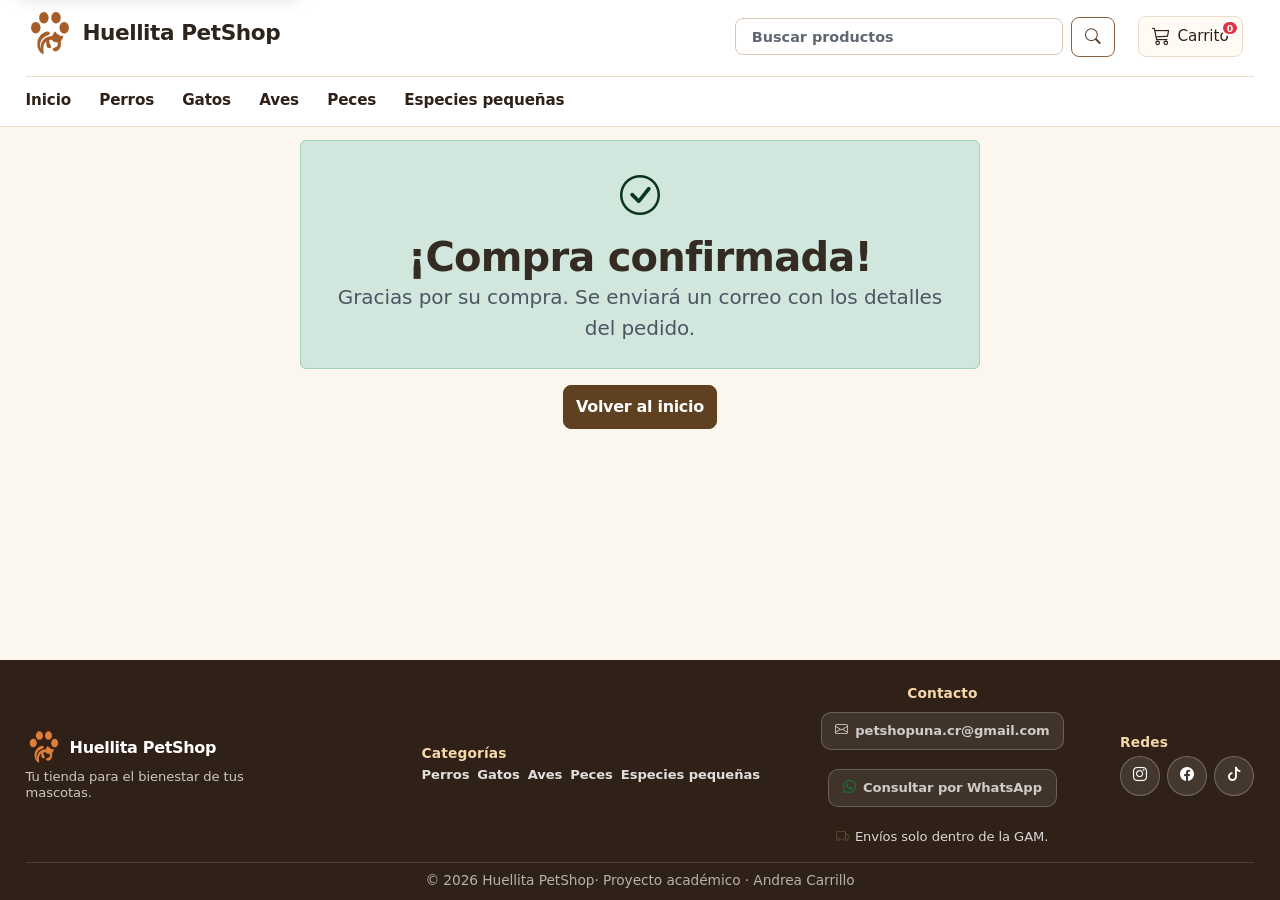
<file: confirmacion.html>
<!DOCTYPE html>

<html lang="es">
<head>
<meta charset="utf-8"/>
<meta name="project-version" content="0.0.0"/>
<link crossorigin="anonymous" href="https://cdn.jsdelivr.net" rel="preconnect"/><meta content="width=device-width, initial-scale=1" name="viewport"/>
<title>Confirmación | Huellita PetShop</title>
<meta name="description" content="Confirmación del pedido realizado en Huellita PetShop con mensaje de compra completada."/>
<link href="https://cdn.jsdelivr.net/npm/bootstrap@5.3.3/dist/css/bootstrap.min.css" rel="stylesheet"/>
<link href="https://cdn.jsdelivr.net/npm/bootstrap-icons@1.11.3/font/bootstrap-icons.css" media="all" rel="stylesheet"/>
<link href="assets/css/styles.v0.0.0.min.css" rel="stylesheet"/>
<link href="assets/img/favicon-petshop.ico" rel="icon" type="image/x-icon"/>
<meta content="Huellita PetShop" name="author"/><meta content="noindex, follow" name="robots"/><meta content="#5f4a2d" name="theme-color"/>
<link href="manifest.webmanifest" rel="manifest"/>
<meta content="yes" name="mobile-web-app-capable"/>
<meta content="yes" name="apple-mobile-web-app-capable"/>
<meta content="Huellita PetShop" name="apple-mobile-web-app-title"/><link href="https://andcarrillo.github.io/PetShop/confirmacion.html" rel="canonical"/><meta content="es_CR" property="og:locale"/><meta content="website" property="og:type"/><meta content="Huellita PetShop" property="og:site_name"/><meta content="Confirmación | Huellita PetShop" property="og:title"/><meta content="Confirmación del pedido realizado en Huellita PetShop con mensaje de compra completada." property="og:description"/><meta content="https://andcarrillo.github.io/PetShop/confirmacion.html" property="og:url"/><meta content="https://andcarrillo.github.io/PetShop/assets/img/banner/portada.avif" property="og:image"/><meta content="image/avif" property="og:image:type"/><meta content="1200" property="og:image:width"/><meta content="630" property="og:image:height"/><meta content="Portada visual de Huellita PetShop con mascotas" property="og:image:alt"/><meta content="summary_large_image" name="twitter:card"/><meta content="Confirmación | Huellita PetShop" name="twitter:title"/><meta content="Confirmación del pedido realizado en Huellita PetShop con mensaje de compra completada." name="twitter:description"/><meta content="https://andcarrillo.github.io/PetShop/assets/img/banner/portada.avif" name="twitter:image"/><meta content="Portada visual de Huellita PetShop con mascotas" name="twitter:image:alt"/><script type="application/ld+json">{"@context":"https://schema.org","@type":"BreadcrumbList","itemListElement":[{"@type":"ListItem","position":1,"name":"Inicio","item":"https://andcarrillo.github.io/PetShop/index.html"},{"@type":"ListItem","position":2,"name":"Confirmación","item":"https://andcarrillo.github.io/PetShop/confirmacion.html"}]}</script>
</head>
<body class="pagina-interna">
<a class="skip-link" href="#contenido-principal">Saltar al contenido principal</a>
<!-- Página: confirmacion.html -->
<div data-component="site-header"></div>
<main id="contenido-principal" tabindex="-1" class="container section-space text-center">
<div class="alert alert-success p-4 mx-auto encabezado-pagina" style="max-width:680px" aria-live="polite" role="status">
<i aria-hidden="true" class="bi bi-check-circle fs-1"></i>
<h1 class="fw-bold mt-2">¡Compra confirmada!</h1>
<p class="lead mb-0">Gracias por su compra. Se enviará un correo con los detalles del pedido.</p>
</div>
<a class="btn btn-primary" href="index.html">Volver al inicio</a>
</main>
<div data-component="site-footer"></div>
<script defer="" src="https://cdn.jsdelivr.net/npm/bootstrap@5.3.3/dist/js/bootstrap.bundle.min.js"></script><script defer="" src="assets/js/app.v0.0.0.bundle.min.js"></script></body>
</html>
</file>
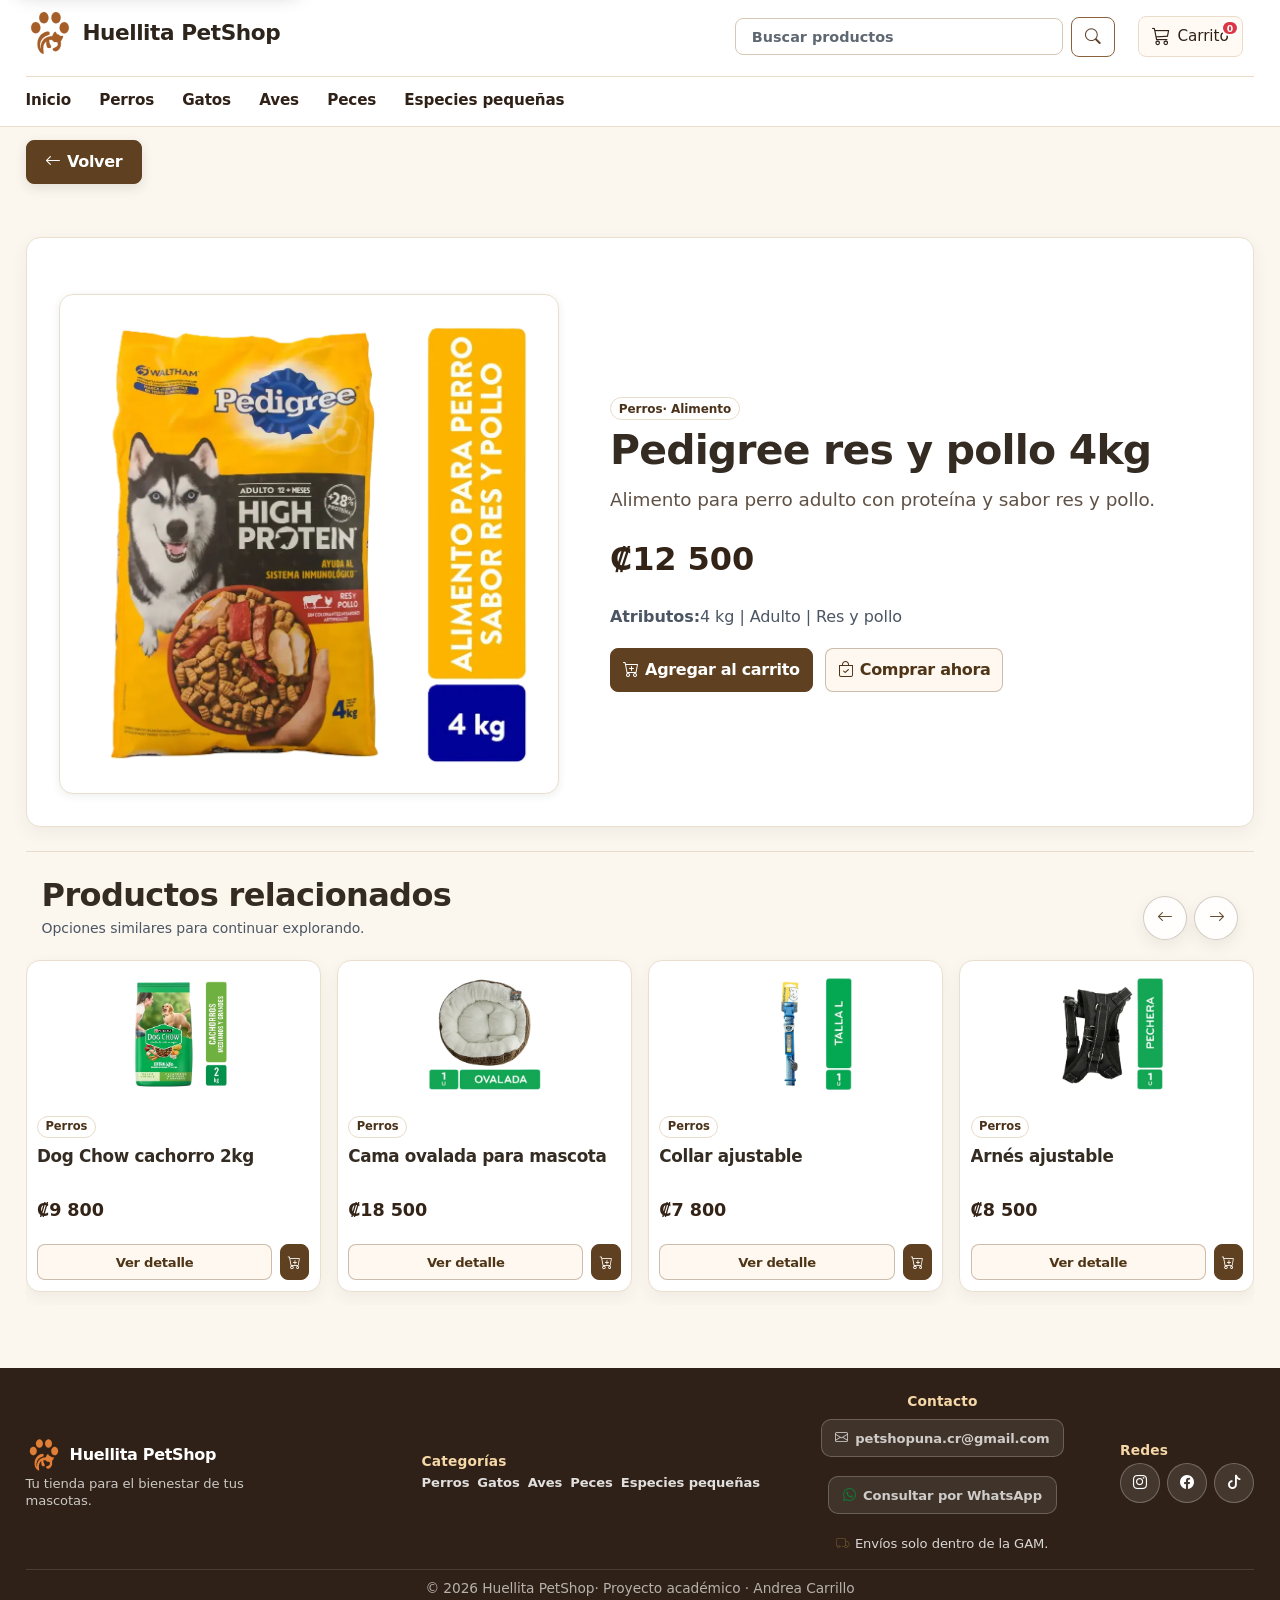
<file: detalle.html>
<!DOCTYPE html>

<html lang="es">
<head>
<meta charset="utf-8"/>
<meta name="project-version" content="0.0.0"/>
<link crossorigin="anonymous" href="https://cdn.jsdelivr.net" rel="preconnect"/><meta content="width=device-width, initial-scale=1" name="viewport"/>
<title>Detalle de producto | Huellita PetShop</title>
<meta name="description" content="Consulta información detallada del producto seleccionado, precio, disponibilidad y productos relacionados."/>
<link href="https://cdn.jsdelivr.net/npm/bootstrap@5.3.3/dist/css/bootstrap.min.css" rel="stylesheet"/>
<link href="https://cdn.jsdelivr.net/npm/bootstrap-icons@1.11.3/font/bootstrap-icons.css" media="all" rel="stylesheet"/>
<link href="assets/css/styles.v0.0.0.min.css" rel="stylesheet"/>
<link href="assets/img/favicon-petshop.ico" rel="icon" type="image/x-icon"/>
<meta content="Huellita PetShop" name="author"/><meta content="index, follow" name="robots"/><meta content="#5f4a2d" name="theme-color"/>
<link href="manifest.webmanifest" rel="manifest"/>
<meta content="yes" name="mobile-web-app-capable"/>
<meta content="yes" name="apple-mobile-web-app-capable"/>
<meta content="Huellita PetShop" name="apple-mobile-web-app-title"/><link href="https://andcarrillo.github.io/PetShop/detalle.html" rel="canonical"/><meta content="es_CR" property="og:locale"/><meta content="website" property="og:type"/><meta content="Huellita PetShop" property="og:site_name"/><meta content="Detalle de producto | Huellita PetShop" property="og:title"/><meta content="Consulta información detallada del producto seleccionado, precio, disponibilidad y productos relacionados." property="og:description"/><meta content="https://andcarrillo.github.io/PetShop/detalle.html" property="og:url"/><meta content="https://andcarrillo.github.io/PetShop/assets/img/banner/portada.avif" property="og:image"/><meta content="image/avif" property="og:image:type"/><meta content="1200" property="og:image:width"/><meta content="630" property="og:image:height"/><meta content="Portada visual de Huellita PetShop con mascotas" property="og:image:alt"/><meta content="summary_large_image" name="twitter:card"/><meta content="Detalle de producto | Huellita PetShop" name="twitter:title"/><meta content="Consulta información detallada del producto seleccionado, precio, disponibilidad y productos relacionados." name="twitter:description"/><meta content="https://andcarrillo.github.io/PetShop/assets/img/banner/portada.avif" name="twitter:image"/><meta content="Portada visual de Huellita PetShop con mascotas" name="twitter:image:alt"/><script type="application/ld+json">{"@context":"https://schema.org","@type":"BreadcrumbList","itemListElement":[{"@type":"ListItem","position":1,"name":"Inicio","item":"https://andcarrillo.github.io/PetShop/index.html"},{"@type":"ListItem","position":2,"name":"Detalle de producto","item":"https://andcarrillo.github.io/PetShop/detalle.html"}]}</script>
</head>
<body class="pagina-interna">
<a class="skip-link" href="#contenido-principal">Saltar al contenido principal</a>
<!-- Página: detalle.html -->
<div data-component="site-header"></div>
<main id="contenido-principal" tabindex="-1" class="container section-space detail-page">
<h1 id="product-title" class="visually-hidden">Detalle del producto</h1>
<div id="detailContent"></div>
<hr class="my-4"/>
<div class="related-header d-flex align-items-end justify-content-between gap-3 mb-3 encabezado-pagina encabezado-pagina-relacionados">
<div>
<h2 class="fw-bold mb-1">Productos relacionados</h2>
<p class="text-muted mb-0 small">Opciones similares para continuar explorando.</p>
</div>
<div aria-label="Controles de productos relacionados" class="related-desktop-controls d-none" id="relatedDesktopControls">
<button aria-label="Ver productos anteriores" class="btn related-arrow" data-related-dir="prev" type="button">
<i aria-hidden="true" class="bi bi-arrow-left"></i>
</button>
<button aria-label="Ver más productos relacionados" class="btn related-arrow" data-related-dir="next" type="button">
<i aria-hidden="true" class="bi bi-arrow-right"></i>
</button>
</div>
</div>
<div aria-label="Productos relacionados desplazables horizontalmente" class="row g-3 related-scroll" id="relatedGrid" role="region" tabindex="0"></div>
</main>
<div data-component="site-footer"></div>
<script defer="" src="https://cdn.jsdelivr.net/npm/bootstrap@5.3.3/dist/js/bootstrap.bundle.min.js"></script><script defer="" src="assets/js/app.v0.0.0.bundle.min.js"></script></body>
</html>
</file>
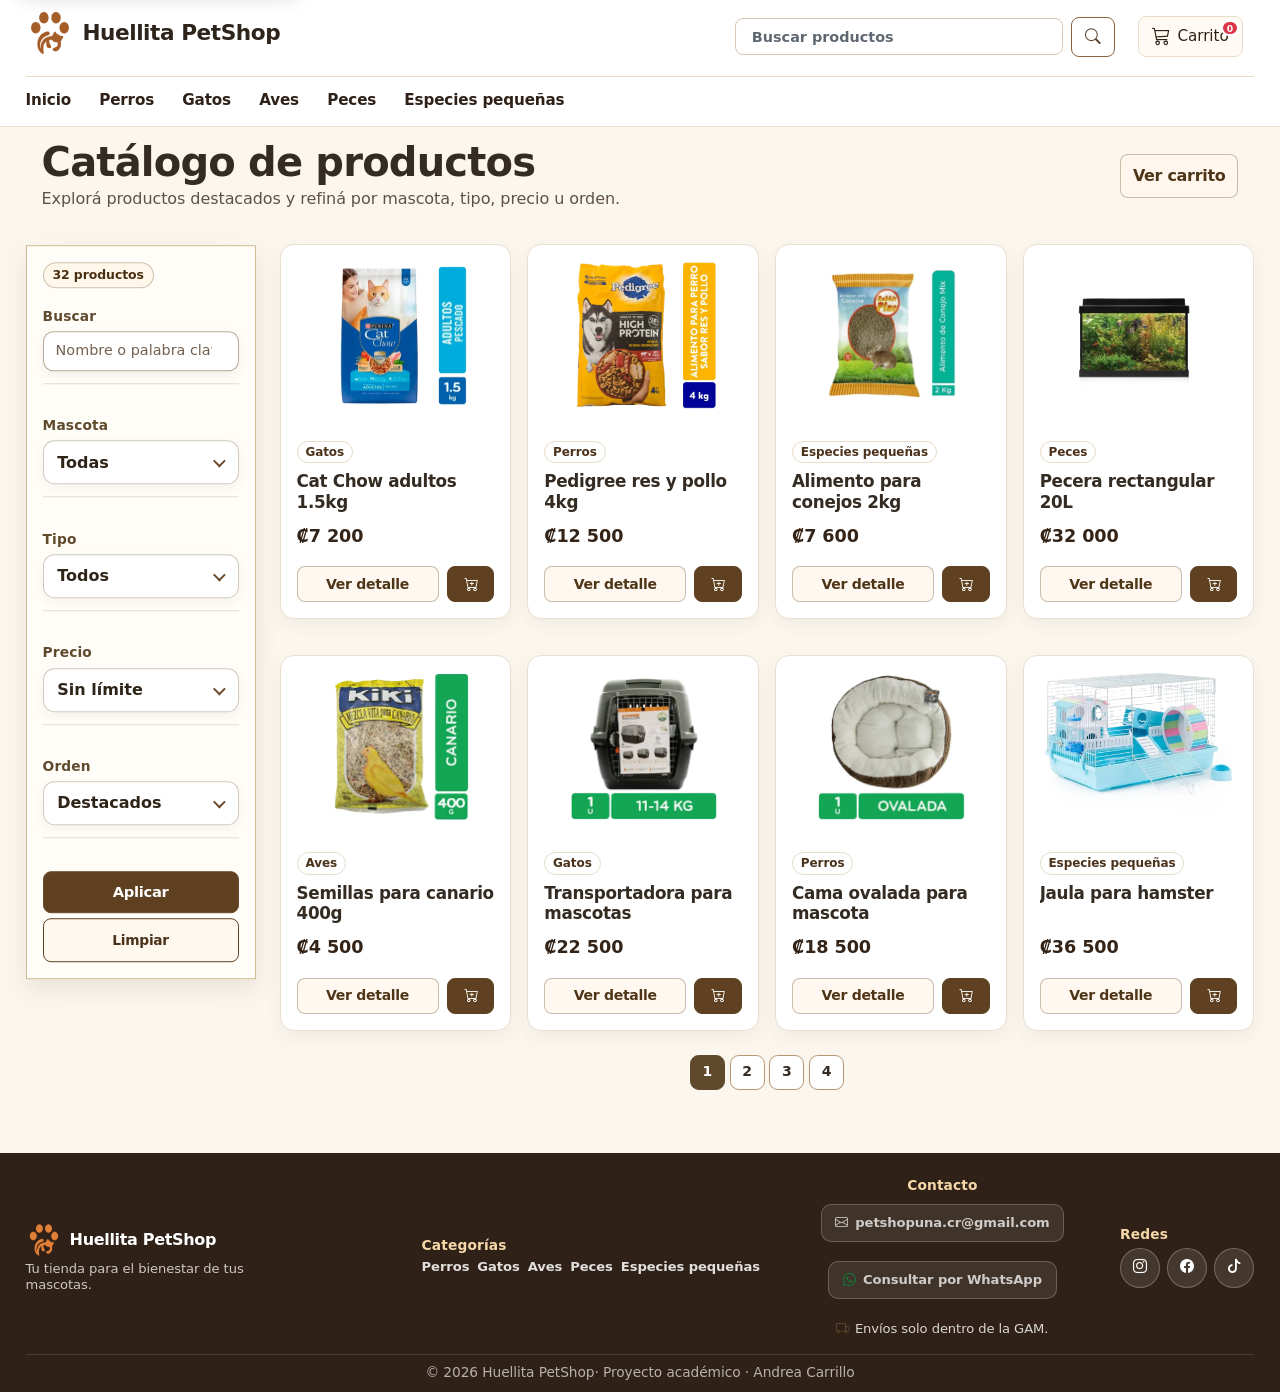
<file: productos.html>
<!DOCTYPE html>

<html lang="es">
<head>
<meta charset="utf-8"/>
<meta name="project-version" content="0.0.0"/>
<link crossorigin="anonymous" href="https://cdn.jsdelivr.net" rel="preconnect"/><meta content="width=device-width, initial-scale=1" name="viewport"/>
<title>Catálogo de productos | Huellita PetShop</title>
<meta name="description" content="Explora el catálogo de productos para mascotas por categoría, precio, relevancia y tipo de animal."/>
<link href="https://cdn.jsdelivr.net/npm/bootstrap@5.3.3/dist/css/bootstrap.min.css" rel="stylesheet"/>
<link href="https://cdn.jsdelivr.net/npm/bootstrap-icons@1.11.3/font/bootstrap-icons.css" media="all" rel="stylesheet"/>
<link href="assets/css/styles.v0.0.0.min.css" rel="stylesheet"/>
<link href="assets/img/favicon-petshop.ico" rel="icon" type="image/x-icon"/>
<meta content="Huellita PetShop" name="author"/><meta content="index, follow" name="robots"/><meta content="#5f4a2d" name="theme-color"/>
<link href="manifest.webmanifest" rel="manifest"/>
<meta content="yes" name="mobile-web-app-capable"/>
<meta content="yes" name="apple-mobile-web-app-capable"/>
<meta content="Huellita PetShop" name="apple-mobile-web-app-title"/><link href="https://andcarrillo.github.io/PetShop/productos.html" rel="canonical"/><meta content="es_CR" property="og:locale"/><meta content="website" property="og:type"/><meta content="Huellita PetShop" property="og:site_name"/><meta content="Catálogo de productos | Huellita PetShop" property="og:title"/><meta content="Explora el catálogo de productos para mascotas por categoría, precio, relevancia y tipo de animal." property="og:description"/><meta content="https://andcarrillo.github.io/PetShop/productos.html" property="og:url"/><meta content="https://andcarrillo.github.io/PetShop/assets/img/banner/portada.avif" property="og:image"/><meta content="image/avif" property="og:image:type"/><meta content="1200" property="og:image:width"/><meta content="630" property="og:image:height"/><meta content="Portada visual de Huellita PetShop con mascotas" property="og:image:alt"/><meta content="summary_large_image" name="twitter:card"/><meta content="Catálogo de productos | Huellita PetShop" name="twitter:title"/><meta content="Explora el catálogo de productos para mascotas por categoría, precio, relevancia y tipo de animal." name="twitter:description"/><meta content="https://andcarrillo.github.io/PetShop/assets/img/banner/portada.avif" name="twitter:image"/><meta content="Portada visual de Huellita PetShop con mascotas" name="twitter:image:alt"/><script type="application/ld+json">{"@context":"https://schema.org","@type":"BreadcrumbList","itemListElement":[{"@type":"ListItem","position":1,"name":"Inicio","item":"https://andcarrillo.github.io/PetShop/index.html"},{"@type":"ListItem","position":2,"name":"Catálogo de productos","item":"https://andcarrillo.github.io/PetShop/productos.html"}]}</script>
</head>
<body class="pagina-interna">
<a class="skip-link" href="#contenido-principal">Saltar al contenido principal</a>
<!-- Página: productos.html -->
<div data-component="site-header"></div>
<main id="contenido-principal" tabindex="-1" class="container section-space">
<div class="d-flex justify-content-between align-items-center flex-wrap gap-2 mb-3 encabezado-pagina">
<div>
<h1 class="fw-bold mb-1" id="pageTitle">Catálogo de productos</h1>
<p class="text-muted mb-0">Explorá productos destacados y refiná por mascota, tipo, precio u orden.</p>
</div>
<a class="btn btn-outline-primary" href="carrito.html">Ver carrito</a>
</div>
<div class="products-catalog-layout">
<aside aria-label="Filtros del catálogo" class="products-filter-sidebar">
<section aria-labelledby="filterTitle" class="filter-panel rounded-4 p-3 p-md-4 mb-4">
<div class="filter-panel-head d-flex justify-content-between align-items-center flex-wrap gap-2 mb-3">
<h2 class="visually-hidden" id="filterTitle">Opciones de filtrado</h2>
<span class="badge badge-soft" id="resultCount">0 productos</span>
<button aria-controls="productFiltersCollapse" aria-expanded="false" aria-label="Mostrar u ocultar filtros del catálogo" class="btn btn-sm btn-outline-primary filter-toggle-btn d-lg-none" data-bs-target="#productFiltersCollapse" data-bs-toggle="collapse" type="button">
<i aria-hidden="true" class="bi bi-sliders"></i>
              Filtros
            </button>
</div>
<div class="collapse filter-collapse" id="productFiltersCollapse">
<form action="productos.html" class="product-filter-form product-filter-compact" id="productFilters" method="get">
<input id="currentCategoria" name="categoria" type="hidden" value=""/>
<div class="filter-stack">
<div class="filter-field">
<label class="form-label small fw-semibold mb-1" for="q">Buscar</label>
<input class="form-control" id="q" name="q" placeholder="Nombre o palabra clave" type="search"/>
</div>
<div class="filter-field" id="tipoFilterCol">
<label class="form-label small fw-semibold mb-1" for="tipo">Mascota</label>
<select class="form-select" id="tipo" name="categoria">
<option value="">Todas</option>
<option value="perros">Perros</option>
<option value="gatos">Gatos</option>
<option value="aves">Aves</option>
<option value="peces">Peces</option>
<option value="roedores">Especies pequeñas</option>
</select>
</div>
<div class="filter-field">
<label class="form-label small fw-semibold mb-1" for="categoria">Tipo</label>
<select class="form-select" id="categoria" name="categoriaProducto">
<option value="">Todos</option>
<option value="alimento">Alimentos</option>
<option value="accesorios">Accesorios</option>
<option value="juguetes">Juguetes</option>
<option value="higiene">Higiene</option>
<option value="salud">Salud</option>
<option value="arena">Arena</option>
</select>
</div>
<div class="filter-field">
<label class="form-label small fw-semibold mb-1" for="precioMax">Precio</label>
<select class="form-select" id="precioMax" name="precioMax">
<option value="">Sin límite</option>
<option value="5000">Hasta ₡5.000</option>
<option value="10000">Hasta ₡10.000</option>
<option value="20000">Hasta ₡20.000</option>
<option value="40000">Hasta ₡40.000</option>
</select>
</div>
<div class="filter-field">
<label class="form-label small fw-semibold mb-1" for="orden">Orden</label>
<select class="form-select" id="orden" name="orden"><option value="recomendado">Destacados</option>
<option value="populares">Más populares</option>
<option value="recientes">Más recientes</option>
<option value="precio-asc">Precio: menor a mayor</option>
<option value="precio-desc">Precio: mayor a menor</option>
<option value="nombre-asc">Nombre A-Z</option>
<option value="nombre-desc">Nombre Z-A</option></select>
</div>
<div class="filter-actions-minimal">
<button aria-label="Aplicar filtros" class="btn btn-primary w-100" type="submit">Aplicar</button>
<a class="btn btn-link btn-clear-filter" href="productos.html" id="clearProductFilters">Limpiar</a>
</div>
</div>
</form>
</div>
</section>
</aside>
<section aria-label="Resultados del catálogo" class="products-results-area">
<div aria-live="polite" aria-busy="false" class="row g-4" id="productsGrid"></div>
<div class="mt-4" id="paginationContainer"></div>
</section>
</div>
</main>
<div data-component="site-footer"></div>
<script defer="" src="https://cdn.jsdelivr.net/npm/bootstrap@5.3.3/dist/js/bootstrap.bundle.min.js"></script><script defer="" src="assets/js/app.v0.0.0.bundle.min.js"></script></body>
</html>
</file>
<file: assets/css/styles.v0.0.0.min.css>
*{box-sizing:border-box}h1,h2,h3,h4,h5,.navbar-brand{color:var(--ali-dark)}a{color:var(--ali-brown)}.nav-link{font-weight:600}.nav-link:hover,.nav-link.active{color:var(--ali-gold)!important}.btn-primary:hover{background:var(--ali-dark);border-color:var(--ali-dark)}.category-card:hover{transform:translateY(-3px);box-shadow:0 12px 24px rgba(52,43,34,.1);color:var(--ali-brown)}.qty-btn{width:46px;height:42px;font-size:1.25rem;line-height:1}.qty-value{min-width:60px;height:42px;display:inline-flex;align-items:center;justify-content:center;border-top:1px solid #ced4da;border-bottom:1px solid #ced4da}.delete-btn{font-size:.9rem;color:#6c757d;text-decoration:underline;background:none;border:0;padding:0}.delete-btn:hover{color:#b02a37}.summary-card{border:1px solid var(--ali-line);border-radius:1rem;overflow:hidden;box-shadow:0 8px 20px rgba(52,43,34,.08)}.summary-line{display:flex;justify-content:space-between;gap:1rem;font-size:.95rem}.form-text{font-size:.85rem}.pagination .active .page-link{background:var(--ali-brown);border-color:var(--ali-brown)}.alert-pet{background:var(--ali-cream);border:1px solid var(--ali-line);color:var(--ali-dark)}@media (max-width:768px){.cart-img{width:100%;height:180px}.cart-item .row{gap:.75rem}.section-space{padding:1.75rem 0}}.cart-item{border:1px solid var(--ali-line);border-radius:1rem;background:#fff;box-shadow:0 8px 20px rgba(52,43,34,.06);overflow:hidden}.cart-total-price{white-space:nowrap}.summary-product{border-bottom:1px dashed var(--ali-line);padding:.65rem 0;display:flex;justify-content:space-between;align-items:flex-start;gap:.75rem}.summary-product-name{font-weight:700;line-height:1.25;color:var(--ali-dark)}.summary-product-meta{font-size:.82rem;color:#6c757d}.summary-product-total{font-weight:800;color:var(--ali-brown);white-space:nowrap}.summary-totals{margin-top:.75rem}@media (max-width:991.98px){.summary-card{position:static!important}}@media (max-width:767.98px){.cart-item{padding:1rem!important}.cart-product-img-wrap{margin-bottom:.75rem}.cart-img{max-width:190px;height:160px}.cart-actions{width:100%}.cart-actions .d-inline-flex{width:100%}.qty-btn{flex:0 0 52px}.qty-value{flex:1}.cart-total-block{display:flex;justify-content:space-between;align-items:center;border-top:1px solid var(--ali-line);padding-top:.75rem;margin-top:.75rem}.delete-btn{margin-top:.75rem}}@media (max-width:575.98px){.summary-product{flex-direction:column;gap:.25rem}.summary-product-total{align-self:flex-end}}@media (max-width:991.98px){.checkout-summary-list{max-height:none;overflow:visible}}@media (max-width:767.98px){main.container.section-space{padding-top:1.25rem;padding-bottom:1.5rem}.checkout-form label{font-weight:600}.checkout-form .form-control,.checkout-form .form-select{min-height:44px}.summary-line{font-size:.95rem}}@media (max-width:575.98px){.checkout-summary-list{max-height:none}.summary-product-name{font-size:.9rem}.summary-product-meta{font-size:.78rem}}@media (max-width:767.98px){.hero{padding:1.25rem!important}.hero .display-5{font-size:2rem}}fieldset{margin:0}.form-label{font-weight:600}.pagination .page-link{color:var(--ali-brown);border-color:var(--ali-line)}.pagination .page-item.active .page-link{background:var(--ali-brown);border-color:var(--ali-brown);color:#fff}.checkout-summary-list{max-height:none;overflow:visible;padding-right:.25rem}@media (max-width:575.98px){.offer-strip{border-radius:.85rem;width:100%}#paginationContainer .pagination{flex-wrap:wrap;gap:.25rem}}.was-validated .form-control:invalid,.was-validated .form-select:invalid,.was-validated .form-check-input:invalid{border-color:#dc3545}.was-validated .form-control:valid,.was-validated .form-select:valid{border-color:#198754}@media (max-width:991.98px){.hero-image-wrapper{min-height:260px}.hero-pet-img{max-height:320px}}@media (max-width:575.98px){.hero-image-wrapper{min-height:220px}.hero-pet-img{max-height:270px}}.search-panel .form-text{font-size:.82rem}#resultCount{font-size:.85rem}@media (max-width:575.98px){.search-panel{padding:1rem!important}.search-panel .btn{width:100%}}.search-panel .input-group .form-control{min-height:44px}.search-panel .btn-primary{min-width:96px}.search-panel .form-label{font-weight:700;color:var(--ali-dark)}.search-panel .form-select-sm{min-height:38px}@media (max-width:767.98px){.search-panel .input-group{flex-direction:column;gap:.5rem}.search-panel .input-group .form-control,.search-panel .input-group .btn{width:100%;border-radius:.5rem!important}.search-panel .btn-primary{min-width:100%}}@media (max-width:767.98px){.category-scroll{display:flex;overflow-x:auto;gap:.75rem;padding-bottom:.75rem;scroll-snap-type:x mandatory}.category-scroll .category-card{min-width:150px;scroll-snap-align:start}.category-scroll::-webkit-scrollbar{height:6px}.category-scroll::-webkit-scrollbar-thumb{background:var(--ali-line);border-radius:999px}}.search-form{display:flex;align-items:center;gap:.5rem}.search-form .me-2{margin-right:0!important}@media (max-width:768px){header nav>div{display:flex;flex-direction:column;align-items:stretch!important;gap:.75rem!important}.navbar-brand{width:100%;text-align:left}.search-form{flex:1 1 auto;min-width:0;display:flex!important;align-items:center;gap:.5rem}.search-form input{flex:1 1 auto;min-width:0}.search-form button{flex:0 0 auto}.cart-count{margin-left:.2rem}}@media (max-width:420px){.search-form{gap:.4rem}.search-form input{font-size:.85rem}.search-form button{padding-left:.55rem;padding-right:.55rem}}@media (max-width:768px){.search-form{flex:1;display:flex!important;align-items:center;gap:.5rem}.search-form input{flex:1;min-width:0}}@media (max-width:575.98px){#productsGrid{padding-left:.35rem;padding-right:.35rem;--bs-gutter-x:.75rem;--bs-gutter-y:1rem}#productsGrid>div{padding-left:.45rem;padding-right:.45rem}.product-card{border-radius:.75rem}}@media (min-width:769px) and (max-width:991.98px){header nav>div{display:grid!important;grid-template-columns:1fr;gap:.75rem!important}.search-form{flex:1;max-width:420px}}@media (min-width:769px) and (max-width:1180px){header nav>div{display:grid!important;grid-template-columns:1fr;gap:.75rem!important;align-items:start!important}.search-form{flex:1;max-width:520px}.search-form input{min-width:0}}@media (min-width:769px) and (max-width:1180px){main .row.g-4>.col-lg-8,main .row.g-4>.col-lg-4{width:100%;flex:0 0 100%;max-width:100%}.summary-card{position:static!important;margin-top:1rem}.cart-item .row{align-items:center}.cart-product-img-wrap{max-width:180px}}@media (max-width:768px){.summary-card{position:static!important;margin-top:1rem;border-radius:.85rem}.cart-product-img-wrap{max-width:180px;margin:0 auto .75rem auto}.cart-img{width:100%;height:140px;object-fit:contain}.cart-title{font-size:1rem;line-height:1.3}.cart-description{display:none}.cart-actions{width:100%;text-align:center}.qty-btn{flex:0 0 48px;height:42px}.delete-btn{display:block;width:100%;text-align:right;margin-top:.5rem}.summary-header h4{font-size:1.05rem}.summary-line.fs-5{font-size:1.05rem!important}}@media (max-width:420px){.cart-img{height:120px}.summary-card .p-3,fieldset.p-3{padding:1rem!important}}.detail-img{width:100%;max-height:360px;object-fit:contain}.detail-actions{display:flex;gap:.75rem;flex-wrap:wrap}.detail-add-btn{min-height:46px;display:inline-flex;align-items:center;justify-content:center;gap:.4rem}@media (max-width:767.98px){.detail-layout{margin-left:0;margin-right:0}.detail-image-box{padding:.75rem}.detail-img{max-height:250px}.detail-title{font-size:1.45rem;line-height:1.25}.detail-description{font-size:1rem}.detail-actions{display:grid;grid-template-columns:1fr}.detail-actions .btn{width:100%}}a:focus-visible,button:focus-visible,input:focus-visible,select:focus-visible,textarea:focus-visible,.btn:focus-visible,.form-control:focus-visible,.form-select:focus-visible{outline:3px solid rgba(138,106,50,.38);outline-offset:2px;box-shadow:none}[id]{scroll-margin-top:calc(var(--site-header-height,120px)+1rem)}img,svg{max-width:100%}button,.btn,a.nav-icon-link,.btn-bento-menu,.menu-min-link{touch-action:manipulation}@media (max-width:575.98px){#productsGrid>[class*="col"]{flex:0 0 50%!important;width:50%!important;max-width:50%!important}#productsGrid .product-img{height:145px!important;padding:.55rem!important}#productsGrid .product-card .card-body{padding:.75rem!important}#productsGrid .card-title{font-size:.95rem!important;line-height:1.25!important}#productsGrid .price{font-size:.95rem!important}}@media (min-width:576px) and (max-width:991.98px){#productsGrid>[class*="col"]{flex:0 0 33.333333%!important;width:33.333333%!important;max-width:33.333333%!important}}@media (min-width:992px){#productsGrid>[class*="col"]{flex:0 0 25%!important;width:25%!important;max-width:25%!important}}.related-scroll .badge-soft{font-size:.72rem!important}@media (min-width:576px) and (max-width:991.98px){.related-scroll{--related-gap:1rem}.related-scroll>[class*="col"]{flex-basis:calc((100% - (var(--related-gap) * 2)) / 3)!important;width:calc((100% - (var(--related-gap) * 2)) / 3)!important;max-width:calc((100% - (var(--related-gap) * 2)) / 3)!important}.related-scroll .product-img{height:135px!important}}@media (min-width:992px){.related-scroll>[class*="col"]{flex-basis:calc((100% - (var(--related-gap) * 3)) / 4)!important;width:calc((100% - (var(--related-gap) * 3)) / 4)!important;max-width:calc((100% - (var(--related-gap) * 3)) / 4)!important}.related-scroll .product-img{height:145px!important}}body,button,input,select,textarea,.btn,.nav-link,.card,.form-control,.form-select{font-family:var(--pet-font)!important}h1,h2,h3,h4,h5,h6,.navbar-brand,.card-title{font-family:var(--pet-font)!important;color:var(--pet-text)!important;letter-spacing:-.015em}p,li,label,.text-muted{color:var(--pet-muted)!important}img{max-width:100%;height:auto}.site-header .cart-link i,.site-header .desktop-cart-link i{font-size:1.15rem!important;line-height:1!important}.site-header .btn-search i,.site-header .desktop-search-form .btn-search i,.site-header .search-priority-row .btn-search i{font-size:.98rem!important;line-height:1!important}.site-header .btn-search span:not(.visually-hidden),.site-header .desktop-search-form .btn-search span:not(.visually-hidden),.site-header .search-priority-row .btn-search span:not(.visually-hidden){display:none!important}#productsGrid,#featuredGrid{--bs-gutter-x:clamp(.65rem,2.4vw,1rem);--bs-gutter-y:clamp(.85rem,2.8vw,1.15rem)}#productsGrid>[class*="col"],#featuredGrid>[class*="col"]{min-width:0!important}@media (max-width:575.98px){#productsGrid>[class*="col"],#featuredGrid>[class*="col"]{flex:0 0 50%!important;max-width:50%!important;width:50%!important}}@media (min-width:576px) and (max-width:991.98px){#productsGrid>[class*="col"],#featuredGrid>[class*="col"]{flex:0 0 33.333333%!important;max-width:33.333333%!important;width:33.333333%!important}}@media (min-width:992px){#productsGrid>[class*="col"],#featuredGrid>[class*="col"]{flex:0 0 25%!important;max-width:25%!important;width:25%!important}}.product-card .card-title{font-size:clamp(.86rem,2.6vw,1.05rem)!important;line-height:1.22!important;display:-webkit-box;-webkit-line-clamp:2;-webkit-box-orient:vertical;overflow:hidden}.product-card .price{font-size:clamp(.9rem,2.6vw,1.1rem)!important}.product-card .btn{min-height:2.25rem}.product-card .btn i,.detail-actions .btn i{line-height:1}.related-scroll .product-card .card-body{padding:.65rem!important}@media (min-width:576px) and (max-width:991.98px){.related-scroll>[class*="col"]{flex-basis:calc((100% - 2rem) / 3)!important;width:calc((100% - 2rem) / 3)!important;max-width:calc((100% - 2rem) / 3)!important}}@media (min-width:992px){.related-scroll>[class*="col"]{flex-basis:calc((100% - 3rem) / 4)!important;width:calc((100% - 3rem) / 4)!important;max-width:calc((100% - 3rem) / 4)!important}}@media (max-width:390px){.site-header nav.container{padding-left:.65rem!important;padding-right:.65rem!important}.site-header .navbar-brand{font-size:1.18rem!important}.site-header .nav-controls-row{padding:.48rem .55rem!important}.btn-bento-menu,.site-header .nav-icon-link,.site-header .cart-link{width:2.45rem!important;min-width:2.45rem!important;height:2.25rem!important;min-height:2.25rem!important}.site-header .home-link{min-width:4.6rem!important}.hero{padding:1.2rem!important}.hero h1,.detail-title{font-size:clamp(1.65rem,9vw,2.2rem)!important;line-height:1.15!important}.product-img{height:112px!important}}.btn-primary,.btn-checkout-continue,a.btn-checkout-continue,.btn.btn-checkout-continue,.hero .btn-primary{background-color:var(--pet-brown)!important;border-color:var(--pet-brown)!important;color:#ffffff!important;font-weight:800!important}.btn-primary:hover,.btn-primary:focus,.btn-checkout-continue:hover,.btn-checkout-continue:focus,a.btn-checkout-continue:hover,a.btn-checkout-continue:focus,.hero .btn-primary:hover,.hero .btn-primary:focus{background-color:var(--pet-brown-strong)!important;border-color:var(--pet-brown-strong)!important;color:#ffffff!important}.btn-primary:disabled,.btn-checkout-continue:disabled{background-color:#7a6a5d!important;border-color:#7a6a5d!important;color:#ffffff!important;opacity:1!important}a:focus-visible,button:focus-visible,input:focus-visible,select:focus-visible,textarea:focus-visible,.btn:focus-visible{outline:3px solid #b88746!important;outline-offset:3px!important}@media (max-width:575.98px){:root{--pet-page-gap:1rem}}@media (min-width:576px) and (max-width:991.98px){:root{--pet-page-gap:1.35rem}}.site-header .mobile-nav-block .search-priority-row .form-control,.site-header .mobile-nav-block .search-priority-row input[type="search"]{display:block!important;grid-column:1!important;width:100%!important;max-width:100%!important;min-width:0!important;height:clamp(2.55rem,5vw,2.9rem)!important;min-height:clamp(2.55rem,5vw,2.9rem)!important;max-height:2.9rem!important;padding:0 .85rem!important;line-height:1.2!important;box-sizing:border-box!important;resize:none!important}.site-header .mobile-nav-block .search-priority-row .btn-search,.site-header .mobile-nav-block .search-priority-row .btn-search-icon{grid-column:2!important;width:clamp(2.55rem,5vw,2.9rem)!important;min-width:clamp(2.55rem,5vw,2.9rem)!important;height:clamp(2.55rem,5vw,2.9rem)!important;min-height:clamp(2.55rem,5vw,2.9rem)!important;max-height:2.9rem!important;padding:0!important;border-radius:.65rem!important}.site-header .mobile-nav-block .search-priority-row .btn-search i{font-size:.95rem!important}.site-header .desktop-search-form .form-control,.site-header .desktop-search-form input[type="search"]{height:2.35rem!important;min-height:2.35rem!important;max-height:2.35rem!important}#productsGrid>[class*="col"]{min-width:0!important;padding-left:calc(var(--bs-gutter-x) * .5)!important;padding-right:calc(var(--bs-gutter-x) * .5)!important}@media (min-width:576px) and (max-width:991.98px){.product-img{height:clamp(130px,19vw,170px)!important}.product-card .card-body{padding:.85rem!important}}@media (max-width:575.98px){.product-img{height:clamp(115px,31vw,145px)!important}}.site-header .cart-count,.cart-count{position:absolute!important;top:-.55rem!important;right:-.55rem!important;transform:none!important;z-index:3!important;min-width:1.1rem!important;height:1.1rem!important;min-height:1.15rem!important;padding:0 .28rem!important;display:inline-flex!important;align-items:center!important;justify-content:center!important;border:2px solid #ffffff!important;border-radius:999px!important;font-size:.62rem!important;font-weight:800!important;line-height:1!important;width:auto!important;border-width:2px!important}@media (min-width:576px) and (max-width:991.98px){.site-header nav.container,main>.container,main.container,footer .container{width:calc(100% - 2rem)!important;max-width:none!important}.site-header .mobile-nav-block{display:block!important;width:100%!important;height:auto!important;min-height:0!important}.site-header .mobile-nav-block .nav-controls-row{flex:0 0 auto!important}.site-header .mobile-nav-block .search-form,.site-header .mobile-nav-block .search-priority-row,.site-header form.search-priority-row{flex:0 0 auto!important;height:auto!important;min-height:0!important;max-height:none!important;margin-top:.75rem!important}.site-header .mobile-nav-block .search-priority-row .form-control,.site-header .mobile-nav-block .search-priority-row input[type="search"],.site-header .mobile-nav-block .search-priority-row .btn-search,.site-header .mobile-nav-block .search-priority-row .btn-search-icon{height:2.65rem!important;min-height:2.65rem!important;max-height:2.65rem!important}.site-header{height:auto!important;min-height:0!important}}@media (max-width:575.98px){.site-header .mobile-nav-block .search-form,.site-header .mobile-nav-block .search-priority-row,.site-header form.search-priority-row{flex:0 0 auto!important;height:auto!important;min-height:0!important;max-height:none!important}}.detail-buy-btn{min-height:46px;display:inline-flex;align-items:center;justify-content:center;gap:.4rem;background:var(--pet-brown,#3a2a1f)!important;border-color:var(--pet-brown,#3a2a1f)!important;color:#fff!important;font-weight:800!important}.detail-buy-btn:hover,.detail-buy-btn:focus{background:var(--pet-brown-strong,#21150f)!important;border-color:var(--pet-brown-strong,#21150f)!important;color:#fff!important}main>.container,.site-header nav.container,footer .container{width:min(100% - clamp(1rem,4vw,3rem),1320px)!important;max-width:1320px!important;margin-inline:auto!important;padding-inline:0!important}#newProductsGrid.products-responsive-grid,#featuredGrid.products-responsive-grid,#productsGrid{display:flex!important;flex-wrap:wrap!important;overflow:visible!important}#newProductsGrid.products-responsive-grid>[class*="col"],#featuredGrid.products-responsive-grid>[class*="col"],#productsGrid>[class*="col"]{min-width:0!important}@media (min-width:576px) and (max-width:991.98px){.site-header nav.container,main>.container,main.container,footer .container{width:min(100% - 2rem,760px)!important}.site-header .mobile-nav-block{display:grid!important;grid-template-rows:auto auto auto!important;gap:.6rem!important}.site-header .nav-controls-row,.site-header .search-priority-row{margin-bottom:0!important}.site-header .mobile-nav-block .search-priority-row,.site-header form.search-priority-row{display:grid!important;grid-template-columns:minmax(0,1fr) 2.75rem!important;align-items:center!important;gap:.55rem!important;height:auto!important;min-height:0!important}.site-header .mobile-nav-block .search-priority-row input[type="search"],.site-header .mobile-nav-block .search-priority-row .form-control,.site-header .mobile-nav-block .search-priority-row .btn-search-icon{height:2.65rem!important;min-height:2.65rem!important;max-height:2.65rem!important}.hero{margin-top:0!important}.needs-grid{grid-template-columns:repeat(3,minmax(0,1fr))}}@media (max-width:575.98px){main>.container,.site-header nav.container,footer .container{width:min(100% - 1rem,100%)!important}.section-heading-row{align-items:start;flex-direction:column}.needs-grid{grid-template-columns:repeat(2,minmax(0,1fr))}.need-card{min-height:6.5rem}}.search-panel #searchFilters{display:flex!important;flex-direction:column!important;gap:.75rem!important}.search-panel .form-label,.search-panel label{color:var(--pet-text,#24170f)!important;font-weight:800!important}.search-panel .form-control,.search-panel .form-select{min-height:2.75rem!important;border-color:#d9e0e7!important;color:var(--pet-text,#24170f)!important}.search-panel .form-control::placeholder{color:#66717c!important;opacity:1!important}.search-filter-stack{row-gap:.75rem!important}.search-clear-btn:hover,.search-clear-btn:focus{background:#3a2a1f!important;border-color:#3a2a1f!important;color:#ffffff!important}@media (max-width:991.98px){main.container.section-space:has(.search-panel){padding-top:1.25rem!important}.search-panel{border-radius:1rem!important;padding:1rem!important}.search-filter-stack>[class*="col"]{flex:0 0 100%!important;width:100%!important;max-width:100%!important}}@media (min-width:992px){.search-panel #searchFilters{gap:.85rem!important}}@media (max-width:575.98px){.footer .row>div{text-align:center}.footer-social{justify-content:center}}.petshop-offcanvas .offcanvas-title,.petshop-offcanvas h5,.petshop-offcanvas h6{color:#ffffff!important;font-weight:800!important}@media (max-width:991.98px){.responsive-carousel{display:flex!important;flex-wrap:nowrap!important;overflow-x:auto;overflow-y:hidden;gap:1rem;margin-inline:0!important;padding:.25rem .25rem .85rem!important;scroll-snap-type:x mandatory;-webkit-overflow-scrolling:touch;scrollbar-width:thin}.responsive-carousel>[class*="col"]{flex:0 0 46%!important;max-width:46%!important;padding-inline:0!important;scroll-snap-align:start}.needs-grid.responsive-carousel .need-card{flex:0 0 42%;min-width:42%;scroll-snap-align:start}}@media (min-width:768px) and (max-width:991.98px){.responsive-carousel>[class*="col"]{flex-basis:31.5%!important;max-width:31.5%!important}.needs-grid.responsive-carousel .need-card{flex-basis:31.5%;min-width:31.5%}}@media (min-width:992px){.responsive-carousel{overflow:visible}}html,body,button,input,select,textarea,.nav-link,.btn,.card,.offcanvas{font-family:var(--pet-font)!important}h1,h2,h3,h4,h5,h6,.navbar-brand,.section-kicker,.card-title{font-family:var(--pet-font)!important;font-weight:850!important;letter-spacing:-.015em}@media (min-width:992px){.site-header nav.container{max-width:100%!important;padding-inline:clamp(1rem,2vw,2rem)!important;padding-top:.45rem!important;padding-bottom:0!important}.site-header .desktop-search-form{width:min(32vw,360px)!important;max-width:360px!important;min-width:260px!important;margin-left:auto!important;display:flex!important;gap:.45rem!important}.site-header .desktop-search-form .form-control{height:38px!important;border-radius:.35rem!important;font-size:.9rem!important;border-color:#d7c7b4!important}.site-header .desktop-search-form .btn-search-icon{width:42px!important;height:38px!important;min-width:42px!important;border-radius:.55rem!important;border-color:#9a764e!important;color:var(--pet-brown)!important;background:#fff!important}.site-header .desktop-search-form .btn-search-icon:hover,.site-header .desktop-search-form .btn-search-icon:focus-visible{background:var(--pet-brown)!important;color:#fff!important}.site-header .desktop-cart-link{color:var(--pet-brown)!important;display:inline-flex!important;align-items:center!important;gap:.3rem!important;padding:.35rem .25rem!important;white-space:nowrap;font-size:.95rem}.site-header .desktop-cart-link .cart-count{position:absolute!important;top:-.35rem!important;right:-.8rem!important;min-width:1.1rem!important;height:1.1rem!important;font-size:.66rem!important;display:inline-flex;align-items:center;justify-content:center}.site-header .desktop-main-menu{gap:.75rem!important}.site-header .desktop-main-menu .nav-link{color:#111!important;font-size:.92rem!important;font-weight:850!important;line-height:1;padding:.45rem 0!important;border-bottom:2px solid transparent}.site-header .desktop-main-menu .nav-link.active,.site-header .desktop-main-menu .nav-link:hover,.site-header .desktop-main-menu .nav-link:focus-visible{color:#8a673b!important;border-bottom-color:#8a673b;background:transparent!important;outline:none}}@media (max-width:991.98px){#featuredGrid.responsive-carousel,#newProductsGrid.responsive-carousel,#relatedGrid.responsive-carousel,.products-responsive-grid.responsive-carousel{display:flex!important;flex-wrap:nowrap!important;overflow-x:auto!important;overflow-y:hidden!important;gap:1rem!important;margin-inline:0!important;padding:.35rem .25rem 1rem!important;scroll-snap-type:x mandatory;-webkit-overflow-scrolling:touch}#featuredGrid.responsive-carousel>.col-6,#newProductsGrid.responsive-carousel>.col-6,#relatedGrid.responsive-carousel>.col-6,.products-responsive-grid.responsive-carousel>.col-6{flex:0 0 47%!important;max-width:47%!important;width:47%!important;padding-inline:0!important;scroll-snap-align:start}}@media (min-width:768px) and (max-width:991.98px){#featuredGrid.responsive-carousel>.col-6,#newProductsGrid.responsive-carousel>.col-6,#relatedGrid.responsive-carousel>.col-6,.products-responsive-grid.responsive-carousel>.col-6{flex-basis:31.8%!important;max-width:31.8%!important;width:31.8%!important}}@media (min-width:992px){#featuredGrid.responsive-carousel,#newProductsGrid.responsive-carousel,.products-responsive-grid.responsive-carousel{display:flex!important;flex-wrap:wrap!important;overflow:visible!important}}h1,h2,h3,h4,h5,h6,.navbar-brand{color:var(--pet-text)!important;font-weight:800;letter-spacing:-.02em}p,.text-muted{color:var(--pet-muted)!important}.brand-logo-link{display:inline-flex!important;align-items:center;gap:.55rem;color:var(--pet-text)!important}.site-header .desktop-main-menu .nav-link:hover::after,.site-header .desktop-main-menu .nav-link.active::after{transform:scaleX(1)}.site-header .desktop-main-menu .nav-link:hover,.site-header .desktop-main-menu .nav-link.active{color:var(--pet-accent)!important}.site-header .desktop-search-form input,.site-header .search-priority-row input{min-width:0!important;width:100%!important;height:clamp(2.45rem,9vw,2.75rem)!important;min-height:42px;font-size:clamp(.86rem,2.6vw,1rem)!important;padding-inline:clamp(.55rem,2vw,.85rem)!important;border:1.5px solid #d9d2ca!important;border-radius:var(--pet-radius-sm)!important;color:var(--pet-text)!important;background:#fff!important;font-weight:600}.btn-search,.site-header .desktop-search-form .btn-search,.site-header .search-priority-row .btn-search{background:#fff!important;color:var(--pet-primary)!important;border:1.5px solid var(--pet-primary-2)!important;border-radius:var(--pet-radius-sm)!important;min-width:44px!important;min-height:42px!important;width:44px!important;padding:0!important}.hero .display-5{font-size:clamp(2rem,4vw,3.9rem);line-height:1.08}.hero-image-wrapper{position:relative;background:transparent!important;border-radius:1.5rem;overflow:hidden;min-height:260px!important;display:flex;align-items:flex-end;justify-content:center}.btn-primary,.hero .btn.btn-primary{background:var(--pet-primary)!important;border-color:var(--pet-primary)!important;color:#fff!important;border-radius:var(--pet-radius-sm)!important;font-weight:900!important;min-height:42px;box-shadow:0 10px 22px rgba(58,36,24,.16)}.btn-primary:hover,.btn-primary:focus,.hero .btn.btn-primary:hover,.hero .btn.btn-primary:focus{background:#fff!important;color:var(--pet-primary)!important;border-color:var(--pet-primary)!important}.offer-strip{display:inline-flex;align-items:center;gap:.4rem;background:#fff!important;border:1px solid var(--ali-line);color:var(--pet-text)!important;padding:.65rem .85rem;border-radius:999px;font-size:.95rem;border-color:var(--pet-line)!important;box-shadow:0 8px 18px rgba(58,36,24,.05)}.offer-strip strong{color:var(--pet-primary)!important}.category-scroll{display:grid!important;grid-template-columns:repeat(5,minmax(0,1fr));gap:1rem;padding-bottom:.8rem!important;scroll-padding-inline:.2rem!important}.products-responsive-grid{--bs-gutter-x:clamp(.75rem,2vw,1.5rem);--bs-gutter-y:clamp(.9rem,2vw,1.5rem);display:flex!important;flex-wrap:wrap;row-gap:1.25rem}.product-card-title{font-size:1rem;line-height:1.3;min-height:2.6em;color:var(--pet-text)!important}.needs-grid{display:grid!important;grid-template-columns:repeat(5,minmax(0,1fr));gap:1rem}.need-card{background:#fff;border:1px solid var(--pet-line);border-radius:var(--pet-radius-md);box-shadow:0 8px 18px rgba(58,36,24,.05);min-height:72px;display:flex;flex-direction:column;justify-content:center;align-items:center;gap:.6rem;text-decoration:none;color:var(--pet-text)!important;font-weight:900;text-align:center;padding:1rem}.need-card i{font-size:1.4rem;color:var(--pet-accent)!important}.need-card:hover,.need-card:focus{background:var(--pet-primary);color:#fff!important;border-color:#3a2a1f}.need-card:hover i,.need-card:focus i{color:#fff!important}.footer{background:linear-gradient(135deg,#2b1a11,#4a2d1d)!important;margin-top:auto!important;border-radius:var(--pet-radius-lg) var(--pet-radius-lg) 0 0;color:#fff!important}.footer h5,.footer h6{color:#fff!important;font-weight:900!important}@media (max-width:991.98px){.petshop-offcanvas.offcanvas-start{top:var(--site-header-height,132px)!important;height:calc(100dvh - var(--site-header-height,132px))!important;max-height:calc(100dvh - var(--site-header-height,132px))!important;width:min(78vw,292px)!important;max-width:calc(100vw - 3.75rem)!important;border-top:1px solid var(--pet-line,#eadcc9)!important;border-right:1px solid rgba(58,42,31,.18)!important;border-radius:0!important;box-shadow:10px 18px 30px rgba(58,42,31,.16)!important;background:#fffdf9!important;overflow:hidden!important}.petshop-offcanvas .offcanvas-header{display:none!important}.petshop-offcanvas .offcanvas-body{height:100%!important;max-height:100%!important;padding:.75rem .9rem 1rem!important;overflow-y:auto!important;overflow-x:hidden!important;-webkit-overflow-scrolling:touch}.petshop-offcanvas .menu-min-nav{padding-top:.15rem!important}.petshop-offcanvas .menu-min-link,.petshop-offcanvas .menu-min-toggle{min-height:44px!important;padding:.72rem .25rem!important;border-bottom:1px solid #eadcc9!important;border-radius:0!important;background:transparent!important;color:var(--pet-text,#2f2118)!important;font-weight:800!important}.petshop-offcanvas .menu-min-link:hover,.petshop-offcanvas .menu-min-link:focus,.petshop-offcanvas .menu-min-toggle:hover,.petshop-offcanvas .menu-min-toggle:focus{background:#fff7ee!important;color:var(--pet-primary,#5b3b20)!important}.petshop-offcanvas .menu-social-links{margin-top:1.15rem!important;padding-top:1rem!important;border-top:1px solid #eadcc9!important}}@media (max-width:380px){.petshop-offcanvas.offcanvas-start{width:min(82vw,286px)!important;max-width:calc(100vw - 3rem)!important}}@media (min-width:768px) and (max-width:991.98px){.petshop-offcanvas.offcanvas-start{width:320px!important;max-width:320px!important}}@media (max-width:991.98px){.petshop-offcanvas.petshop-menu-min.offcanvas-start{top:var(--site-header-height,132px)!important;height:calc(100dvh - var(--site-header-height,132px))!important;display:flex!important;flex-direction:column!important;background:#fffdf9!important}.petshop-menu-min .menu-min-header{display:flex!important;align-items:center!important;justify-content:space-between!important;min-height:3.15rem!important;padding:.65rem .9rem!important;border-bottom:1px solid #eadcc9!important;background:#fffaf4!important;color:var(--pet-text,#2f2118)!important}.petshop-menu-min .menu-min-header .offcanvas-title{color:var(--pet-text,#2f2118)!important;font-size:.95rem!important;font-weight:900!important;letter-spacing:.01em!important}.petshop-menu-min .menu-close-btn{width:2.25rem!important;height:2.25rem!important;min-width:2.25rem!important;display:inline-flex!important;align-items:center!important;justify-content:center!important;border-radius:.65rem!important;border:1px solid #eadcc9!important;background:#fff!important;color:var(--pet-primary,#5b3b20)!important}.petshop-menu-min .offcanvas-body.menu-min-body{flex:1 1 auto!important;min-height:0!important;padding:0!important;overflow:hidden!important}.petshop-menu-min .menu-min-nav{height:100%!important;display:flex!important;flex-direction:column!important;padding:.25rem .9rem .9rem!important}.petshop-menu-min .menu-min-primary{flex:0 0 auto!important}.petshop-menu-min .menu-min-link,.petshop-menu-min .menu-min-toggle{min-height:2.85rem!important;padding:.8rem .35rem!important}.petshop-menu-min .menu-social-links{margin-top:1.2rem!important;padding-top:.85rem!important;padding-bottom:.15rem!important;border-top:1px solid #eadcc9!important}.petshop-menu-min .menu-social-title{display:block!important;margin-bottom:.75rem!important;color:var(--pet-text,#2f2118)!important;font-size:.75rem!important;font-weight:900!important;text-transform:uppercase!important;letter-spacing:.04em!important}.petshop-menu-min .menu-social-actions{display:flex!important;align-items:center!important;gap:.65rem!important}.petshop-menu-min .menu-social-actions a{width:2.1rem!important;height:2.1rem!important;display:inline-flex!important;align-items:center!important;justify-content:center!important;border:1px solid #eadcc9!important;border-radius:50%!important;color:var(--pet-primary,#5b3b20)!important;background:#fff!important;text-decoration:none!important}}.checkout-delivery-note,.checkout-payment-note{display:inline-flex;align-items:flex-start;gap:.5rem;max-width:46rem;margin-top:.85rem;padding:.75rem .9rem;border:1px solid #eadfcf;border-radius:.75rem;background:#fffaf4;color:#4b3621;font-size:.92rem;font-weight:700;width:100%;margin:0 0 1rem}.checkout-delivery-options{display:grid;grid-template-columns:1fr 1fr;gap:.75rem;margin:0 0 1rem;padding:0;border:0}.checkout-card-fields.d-none,.checkout-delivery-fields.d-none,.checkout-payment-note.d-none,.checkout-delivery-note.d-none{display:none!important}@media (min-width:992px){.checkout-v02-summary{top:calc(var(--site-header-height,112px)+1rem)!important}}@media (max-width:575.98px){.checkout-delivery-note,.checkout-payment-note{font-size:.86rem;padding:.65rem .75rem}.checkout-delivery-options,.checkout-payment-options{grid-template-columns:1fr!important}}@media (max-width:991.98px){.site-header .btn-bento-menu{transition:background-color .18s ease,border-color .18s ease,color .18s ease,transform .18s ease}.site-header .btn-bento-menu.is-menu-open{background:#3a2a1f!important;border-color:#3a2a1f!important;color:#fff!important}.site-header .btn-bento-menu.is-menu-open i{font-size:1.05rem!important;line-height:1!important}.petshop-offcanvas.petshop-menu-min.offcanvas-start{top:var(--site-header-height,132px)!important;height:calc(100dvh - var(--site-header-height,132px))!important;max-height:calc(100dvh - var(--site-header-height,132px))!important;display:flex!important;flex-direction:column!important;overflow:hidden!important}.petshop-menu-min .menu-min-header{display:none!important}.petshop-menu-min .offcanvas-body.menu-min-body{flex:1 1 auto!important;min-height:0!important;overflow-y:auto!important;padding:0!important}.petshop-menu-min .menu-min-nav{min-height:100%!important;display:flex!important;flex-direction:column!important;padding:.4rem .85rem .85rem!important}.petshop-menu-min .menu-min-link,.petshop-menu-min .menu-min-toggle{min-height:2.75rem!important;padding:.75rem .3rem!important}.petshop-menu-min .menu-social-links{margin-top:auto!important;padding-top:1.1rem!important;padding-bottom:.15rem!important;border-top:1px solid #eadcc9!important}.petshop-menu-min .menu-social-title{margin-bottom:.8rem!important}}@media (max-height:620px) and (max-width:991.98px){.petshop-menu-min .menu-social-links{margin-top:1rem!important}}@media (max-width:991.98px){.petshop-menu-min .menu-lateral-redes{margin-top:auto!important;padding-top:1rem!important;padding-bottom:.25rem!important;display:flex!important;flex-direction:column!important;align-items:center!important;justify-content:flex-end!important;gap:.65rem!important;border-top:1px solid #eadcc9!important}.petshop-menu-min .menu-lateral-redes-acciones{display:flex!important;justify-content:center!important;align-items:center!important;gap:.75rem!important;flex-wrap:wrap!important}.petshop-menu-min .menu-lateral-red-social{width:38px!important;height:38px!important;min-width:38px!important;display:grid!important;place-items:center!important;border-radius:50%!important;color:var(--color-primario,var(--pet-primary,#5b3b20))!important;background:rgba(255,255,255,.78)!important;border:1px solid rgba(234,220,201,.95)!important;box-shadow:0 6px 14px rgba(91,59,32,.08)!important;text-decoration:none!important;opacity:1!important;visibility:visible!important}.petshop-menu-min .menu-lateral-red-social i{font-size:1.08rem!important;line-height:1!important}.petshop-menu-min .menu-lateral-red-social:hover,.petshop-menu-min .menu-lateral-red-social:focus-visible{background:#efe4d5!important;color:#4b3621!important;border-color:#d8c4ad!important;outline:2px solid rgba(184,138,90,.35)!important;outline-offset:2px!important}}@media (max-width:575.98px){.petshop-menu-min .menu-lateral-redes{padding-top:.75rem!important;gap:.45rem!important}.petshop-menu-min .menu-lateral-redes-titulo{display:none!important}}@media (max-height:620px) and (max-width:991.98px){.petshop-menu-min .menu-lateral-redes{margin-top:.85rem!important}}@media (min-width:769px) and (max-width:1180px){#productsGrid{width:100%}.product-card{height:100%}.product-img{height:220px;object-fit:contain;padding:1rem}}@media (min-width:820px) and (max-width:1180px){#productsGrid{display:grid;grid-template-columns:repeat(2,1fr);gap:1rem}.pagination{justify-content:center;flex-wrap:wrap}}.text-muted{color:#4b5563!important}main.container,footer .container,header .container{padding-left:max(1rem,var(--bs-gutter-x,.75rem));padding-right:max(1rem,var(--bs-gutter-x,.75rem))}.btn:focus-visible,.nav-link:focus-visible,.form-control:focus,.form-select:focus{outline:3px solid rgba(107,79,45,.28);outline-offset:2px;box-shadow:0 0 0 .2rem rgba(107,79,45,.16)}@media (max-width:575.98px){body{overflow-x:hidden}.navbar-brand{font-size:1.15rem!important}.search-form button{font-size:0;width:42px;min-width:42px;padding-left:0;padding-right:0}.search-form button::before{content:none;font-size:1rem}.hero,.search-panel,.cart-item,.summary-card{margin-left:0;margin-right:0}}.text-muted,.small.text-muted{color:#4b5563!important}a,.nav-link{color:var(--ali-dark)!important}.nav-link:hover,.nav-link.active,.nav-link:focus{color:var(--ali-brown)!important}@media (max-width:768px){header nav>div{gap:.65rem!important}}@media (max-width:575.98px){.navbar-brand{font-size:1.05rem!important}}.summary-header{background:#342b22;color:#ffffff!important}.summary-header h1,.summary-header h2,.summary-header h3,.summary-header h4,.summary-header h5,.footer h1,.footer h2,.footer h3,.footer h4,.footer h5{color:#ffffff!important}.footer a,.footer p{color:rgba(255,255,255,.82)!important}header nav>.d-flex{flex-wrap:nowrap!important;gap:.5rem!important}header .navbar-brand{flex:0 0 auto;white-space:nowrap}header .nav-link,header .search-form .btn{min-width:2.35rem;min-height:2.35rem;display:inline-flex;align-items:center;justify-content:center;padding:.45rem .55rem;line-height:1}header .nav-link i,header .search-form .btn i{font-size:1.15rem}header .search-form{display:flex;align-items:center;min-width:0}header .search-form input{width:clamp(7rem,20vw,13rem)}@media (max-width:575.98px){header .navbar-brand{font-size:1rem!important}header nav>.d-flex{gap:.3rem!important}header .nav-link,header .search-form .btn{min-width:2rem;min-height:2rem;padding:.35rem}header .search-form input{width:5.7rem;font-size:.8rem}}.site-header .search-form{display:flex!important;align-items:center;gap:.45rem;flex:1 1 420px;max-width:520px;min-width:220px}.site-header .search-form input{display:block!important;flex:1 1 auto;min-width:0;width:auto!important;border-color:#5b4636}.btn-search{background:#3f2d1f;color:#ffffff;border:2px solid #3f2d1f;min-width:2.35rem;min-height:2.35rem;display:inline-flex;align-items:center;justify-content:center}.btn-search:hover,.btn-search:focus{background:#24170f;color:#ffffff;border-color:#24170f}.btn-checkout-continue{background:#2f2118!important;color:#ffffff!important;border:3px solid #2f2118!important;font-weight:800;box-shadow:0 .35rem .75rem rgba(47,33,24,.25)}.btn-checkout-continue:hover,.btn-checkout-continue:focus{background:#ffffff!important;color:#2f2118!important;border-color:#2f2118!important}@media (max-width:767.98px){.site-header .navbar-brand{font-size:1rem!important;max-width:8.5rem;overflow:hidden;text-overflow:ellipsis}.site-header .search-form{flex:1 1 auto;min-width:0;max-width:none}.site-header .search-form input{min-width:0;font-size:.86rem}}@media (max-width:430px){.site-header .navbar-brand{max-width:3.2rem}.site-header .search-form input{font-size:.78rem;padding-left:.45rem;padding-right:.45rem}.btn-bento-menu,.btn-search,.site-header .cart-link{min-width:2.15rem;min-height:2.15rem}}.site-header .navbar-brand{color:#2f2118!important;flex:0 0 auto;white-space:nowrap;line-height:1.1}.btn-bento-menu,.site-header .nav-icon-link{width:2.65rem;height:2.35rem;display:inline-flex!important;align-items:center;justify-content:center;border-radius:.75rem;text-decoration:none;flex:0 0 auto}.btn-bento-menu:hover,.btn-bento-menu:focus{background:#21150f!important;color:#ffffff!important;border-color:#21150f!important}.site-header .cart-link{flex:0 0 auto;min-width:2.65rem!important;min-height:2.35rem!important;display:inline-flex!important;align-items:center;justify-content:center;padding:0!important;background:#ffffff;color:#3a2a1f!important;border:1px solid #ffffff}.site-header .cart-link:hover,.site-header .cart-link:focus{border-color:#d5b894;color:#21150f!important}.site-header .cart-count{position:absolute;top:.25rem;right:.25rem;min-width:1.25rem;min-height:1.25rem;display:inline-flex;align-items:center;justify-content:center;font-size:.7rem}.site-header .search-priority-row input::placeholder{color:#6b625c;opacity:1}.site-header .search-priority-row .btn-search{min-width:4.6rem;min-height:2.7rem;background:#ffffff!important;color:#5a422f!important;border:2px solid #9b7a57!important;border-radius:.55rem;font-weight:700}.site-header .search-priority-row .btn-search:hover,.site-header .search-priority-row .btn-search:focus{background:#3a2a1f!important;color:#ffffff!important;border-color:#3a2a1f!important}.btn-checkout-continue,a.btn-checkout-continue{background:#2b1d14!important;color:#ffffff!important;border:3px solid #2b1d14!important;font-weight:800!important;text-shadow:none!important}@media (max-width:767.98px){.site-header nav.container{padding-left:1rem;padding-right:1rem}.site-header .navbar-brand{font-size:1.55rem!important;max-width:none!important;overflow:visible!important}.site-header .nav-controls-row{display:flex!important;flex-wrap:nowrap!important}.btn-bento-menu,.site-header .nav-icon-link{width:2.6rem;height:2.35rem}.site-header .home-link{min-width:5.75rem}.site-header .search-priority-row{display:flex!important;flex-direction:row!important}.site-header .search-priority-row input{min-height:2.7rem;font-size:1rem}.site-header .search-priority-row .btn-search{min-width:4.6rem;padding-left:.65rem;padding-right:.65rem}}@media (max-width:430px){.site-header nav.container{padding-left:.75rem;padding-right:.75rem}.site-header .navbar-brand{font-size:1.35rem!important}.site-header .home-link{min-width:5rem}.site-header .search-priority-row{gap:.4rem}.site-header .search-priority-row .btn-search{min-width:4.25rem}}.site-header .desktop-main-menu .nav-link.active,.site-header .desktop-main-menu .nav-link:hover,.site-header .desktop-main-menu .nav-link:focus{color:#8a623d!important}.site-header .desktop-main-menu .btn-outline-primary{color:#5a3f28!important;border-color:#8a623d!important;background:#ffffff!important;font-weight:600!important}.site-header .desktop-main-menu .btn-outline-primary:hover{background:#3a2a1f!important;color:#ffffff!important;border-color:#3a2a1f!important}.site-header .desktop-search-form input::placeholder{color:#5f6872!important;opacity:1!important}.site-header .desktop-search-form .btn-search{width:2.45rem!important;min-width:3.65rem!important;height:2.35rem!important;min-height:2rem!important;max-height:2.35rem!important;background:#ffffff!important;color:#5a3f28!important;border:1.5px solid #8a623d!important;border-radius:.35rem!important;font-weight:700!important}.site-header .desktop-search-form .btn-search:hover,.site-header .desktop-search-form .btn-search:focus{background:#3a2a1f!important;color:#ffffff!important;border-color:#3a2a1f!important}@media (min-width:992px){.site-header .mobile-nav-block{display:none!important}}@media (max-width:991.98px){.site-header .nav-controls-row{display:flex!important;flex-wrap:nowrap!important;align-items:center!important;justify-content:space-between!important;background:#fffaf4!important;border:1px solid #eadcc9!important;border-radius:1rem!important;padding:.55rem .75rem!important}.site-header .search-priority-row{display:flex!important;width:100%!important;max-width:none!important;gap:.5rem!important}.site-header .search-priority-row input{display:block!important;flex:1 1 auto!important;width:100%!important}}.btn-checkout-continue,a.btn-checkout-continue,.btn.btn-checkout-continue{background:#2b1d14!important;color:#ffffff!important;border:3px solid #2b1d14!important;font-weight:800!important;text-shadow:none!important}.btn-checkout-continue:hover,.btn-checkout-continue:focus,a.btn-checkout-continue:hover,a.btn-checkout-continue:focus{background:#ffffff!important;color:#2b1d14!important;border-color:#2b1d14!important}.site-header .home-link{margin-inline:auto!important;min-width:2.65rem!important;border:1px solid transparent!important;background:#ffffff!important;color:#3a2a1f!important;width:2.65rem!important;height:2.35rem!important;border-radius:.75rem!important}.site-header .home-link.active,.site-header .home-link[aria-current="page"]{border-color:#c59a6f!important;background:#ffffff!important;color:#3a2a1f!important;min-width:5.75rem!important;width:5.75rem!important;border:1.5px solid #b68c5b!important;box-shadow:0 .15rem .45rem rgba(58,42,31,.08)!important}.site-header .home-link:hover,.site-header .home-link:focus{background:#3a2a1f!important;color:#ffffff!important;border-color:#3a2a1f!important}.site-header .search-priority-row .btn-search-icon i{font-size:1.05rem!important;line-height:1!important}.hero .btn.btn-primary,.hero a.btn.btn-primary{background-color:#2b1d14!important;border-color:#2b1d14!important;color:#ffffff!important;font-weight:800!important;text-shadow:none!important}.hero .btn.btn-primary:hover,.hero .btn.btn-primary:focus,.hero a.btn.btn-primary:hover,.hero a.btn.btn-primary:focus{background-color:#ffffff!important;border-color:#2b1d14!important;color:#2b1d14!important}.related-scroll{--related-gap:.85rem;gap:clamp(.7rem,2vw,1rem)!important;margin-left:0!important;margin-right:0!important;scroll-padding-left:.25rem;display:flex!important;flex-wrap:nowrap!important;overflow-x:auto;overflow-y:hidden;margin-inline:0!important;padding:.25rem 0 1rem;scroll-snap-type:x proximity;-webkit-overflow-scrolling:touch}.related-scroll:focus-visible{outline:3px solid rgba(138,106,61,.45);outline-offset:4px;border-radius:.75rem}.related-scroll>[class*="col"]{padding-left:0!important;padding-right:0!important;flex:0 0 230px;width:calc((100% - .7rem) / 2)!important;max-width:230px;padding:0!important;scroll-snap-align:start}.related-scroll .product-card{box-shadow:0 6px 16px rgba(52,43,34,.06)!important;min-height:100%;font-size:.92rem}.related-scroll .product-img{height:145px;padding:.75rem}.related-scroll .card-title{font-size:.98rem;line-height:1.25}.related-scroll .price{font-size:1rem}.related-scroll .btn{font-size:.82rem;padding-block:.35rem!important;padding-inline:.45rem!important}@media (min-width:992px){.related-scroll>[class*="col"]{flex-basis:255px;max-width:255px}.related-scroll .product-img{height:155px}}@media (max-width:575.98px){.related-scroll>[class*="col"]{flex-basis:205px;max-width:205px}.related-scroll .product-img{height:130px}}.site-header .btn-search,.site-header .desktop-search-form .btn-search,.site-header .search-priority-row .btn-search{width:2.75rem!important;min-width:2.75rem!important;height:2.5rem!important;min-height:2.5rem!important;padding:0!important;display:inline-flex!important;align-items:center!important;justify-content:center!important;border-radius:.65rem!important;line-height:1!important}.site-header .btn-search::before,.site-header .search-form button::before,.site-header .search-priority-row .btn-search::before{content:none!important;display:none!important}.site-header .btn-search i{font-size:1rem!important;line-height:1!important}.site-header .desktop-search-form input{display:block!important;min-width:0!important;width:100%!important;border:1px solid #cfd6de!important;color:#2f2118!important;min-height:2.5rem!important}@media (max-width:430px){.site-header .search-priority-row{gap:.4rem!important}.site-header .search-priority-row input{min-height:2.55rem!important;padding-inline:.55rem!important}.site-header .search-priority-row .btn-search{width:2.6rem!important;min-width:2.6rem!important;height:2.55rem!important;min-height:2.55rem!important}}#productsGrid{display:flex!important;flex-wrap:wrap!important;overflow:visible!important;gap:0!important;row-gap:clamp(.9rem,2vw,1.25rem)!important;margin-left:calc(var(--bs-gutter-x) * -.5)!important;margin-right:calc(var(--bs-gutter-x) * -.5)!important;--bs-gutter-x:1rem;--bs-gutter-y:1rem}.footer a:hover,.footer a:focus{color:#fff!important;text-decoration:underline}.search-panel,.summary-card,.cart-item,.detail-image-box{border-radius:var(--pet-radius-md)!important;border-color:var(--pet-line)!important;box-shadow:var(--pet-shadow)!important}.form-control,.form-select{border-radius:var(--pet-radius-sm)!important;min-height:42px}.btn:focus-visible,a:focus-visible,.form-control:focus,.form-select:focus{outline:3px solid rgba(166,94,41,.28)!important;outline-offset:2px!important;box-shadow:0 0 0 .2rem rgba(166,94,41,.16)!important}@media (max-width:991.98px){.brand-logo-img{width:30px;height:30px}.hero{min-height:auto;padding:1.35rem!important}.hero-image-wrapper{min-height:200px!important}.hero-pet-img{max-height:280px!important}.category-scroll,.responsive-carousel{display:flex!important;flex-wrap:nowrap!important;overflow-x:auto!important;gap:.85rem!important;scroll-snap-type:x mandatory;padding-bottom:.8rem;margin-left:-.1rem;margin-right:-.1rem;scrollbar-width:thin}.category-scroll .category-card{min-width:155px!important;flex:0 0 155px!important;scroll-snap-align:start}.responsive-carousel>.col-6,.responsive-carousel>.col-md-4,.responsive-carousel>.col-lg-3{flex:0 0 clamp(178px,45vw,230px)!important;width:clamp(178px,45vw,230px)!important;max-width:none!important;scroll-snap-align:start;padding-left:.35rem!important;padding-right:.35rem!important}.needs-grid .need-card,.responsive-carousel .need-card{min-width:150px!important;flex:0 0 150px!important;scroll-snap-align:start}}@media (min-width:768px) and (max-width:991.98px){#productsGrid>div:not(.alert),.products-responsive-grid:not(.responsive-carousel)>div{flex:0 0 33.333%!important;width:33.333%!important;max-width:33.333%!important}}@media (max-width:767.98px){.container{padding-left:1rem!important;padding-right:1rem!important}.section-heading-row{align-items:flex-start}.section-heading-row h2{font-size:1.35rem}.site-header .search-priority-row input{font-size:.95rem}.hero .display-5{font-size:1.85rem}.hero .lead{font-size:1rem}.product-img{height:145px!important}.product-card .card-body{padding:.75rem!important}.product-card-title{font-size:.92rem;min-height:2.4em}.product-card .btn{font-size:.82rem}#productsGrid>div{flex:0 0 50%!important;width:50%!important;max-width:50%!important}}@media (max-width:430px){.site-header nav.container{padding-left:.75rem!important;padding-right:.75rem!important}.site-header .navbar-brand{font-size:1.2rem!important}.brand-logo-img{width:28px;height:28px}.site-header .home-link.active{min-width:4.6rem!important;width:4.6rem!important}.hero{border-radius:var(--pet-radius-md)!important}}.product-img,.category-card img,.hero-pet-img,.cart-img,.offer-product-img{background:transparent!important;object-fit:contain!important}.product-card .card-img-top,.cart-product-img-wrap{background:transparent!important}.petshop-offcanvas .offcanvas-title,.petshop-offcanvas .offcanvas-title i{color:#ffffff!important}.offer-copy{position:relative;z-index:2;display:flex;flex-direction:column;align-items:flex-start;gap:.12rem;color:#2d241c}.offer-copy strong{font-size:.95rem;font-weight:900}.offer-copy small{color:#4b5563;font-weight:700;margin-bottom:.45rem}.btn-offer:hover,.btn-offer:focus{background:#3a2a1f!important;border-color:#3a2a1f!important;color:#fff!important}@media (max-width:767.98px){.offers-showcase{display:flex;overflow-x:auto;gap:.8rem;padding-bottom:.45rem;scroll-snap-type:x mandatory;-webkit-overflow-scrolling:touch}.offer-banner{flex:0 0 min(86vw,340px);grid-template-columns:minmax(0,.9fr) minmax(96px,.8fr);scroll-snap-align:start;min-height:126px}.offer-product-img{height:98px}}@media (max-width:390px){.petshop-offcanvas.offcanvas-start{width:min(330px,calc(100vw - .75rem))!important}.offer-banner{flex-basis:88vw;grid-template-columns:1fr 94px}}.site-footer.footer{background:linear-gradient( 135deg,#2b1a11 0%,#3e2618 55%,#4a2d1d 100% )!important;color:#f8f5f1!important;padding:clamp(2.25rem,4vw,3rem) 0 1.35rem!important;margin-top:clamp(3rem,5vw,4.5rem)!important;border-radius:var(--pet-radius-lg) var(--pet-radius-lg) 0 0!important}.footer-text,.site-footer .footer-text{color:rgba(255,255,255,.82)!important;max-width:28ch}.footer-title,.site-footer h6{color:#f6d7a8!important;font-weight:900!important;letter-spacing:.02em!important;margin-bottom:.8rem!important}@media (max-width:575.98px){.site-footer.footer{text-align:center!important;padding-top:2rem!important}.footer-text{margin-inline:auto!important}}@media (max-width:390px){.petshop-offcanvas.offcanvas-start{width:calc(100vw - .5rem)!important}.petshop-offcanvas .offcanvas-body{padding:.75rem!important}}.offer-banner>*{position:relative;z-index:1}.site-header .brand-logo-img{width:48px!important;height:48px!important;object-fit:contain!important}.site-header .navbar-brand span{font-size:clamp(1.05rem,1.7vw,1.35rem)!important;font-weight:900!important;letter-spacing:-.02em!important}.site-header .desktop-search-form{flex:0 1 380px!important;min-width:260px!important;max-width:380px!important;display:flex!important;grid-template-columns:minmax(180px,1fr) auto!important;align-items:center!important;margin-left:auto!important;gap:.5rem!important}.site-header .desktop-search-form .form-control{height:40px!important;border-radius:999px!important;padding-inline:1rem!important}.site-header .desktop-search-form .btn-search-icon{width:42px!important;height:40px!important;border-radius:999px!important;flex:0 0 42px!important}.site-header .desktop-cart-link{padding-right:1.75rem!important;margin-right:.7rem!important;color:#2f2118!important;gap:.45rem!important;display:inline-flex!important;align-items:center!important;white-space:nowrap!important;min-height:40px!important;padding:.48rem .85rem!important;border:1px solid #eadcc9!important;border-radius:999px!important;background:#fffaf4!important;flex:0 0 auto!important}.site-header .desktop-cart-link i{font-size:1.15rem!important}.site-header .desktop-cart-link .cart-count{top:-.38rem!important;right:-.38rem!important;position:absolute!important;transform:translateY(-50%)!important;min-width:1.45rem!important;min-height:1.45rem!important;display:inline-flex!important;align-items:center!important;justify-content:center!important}@media (min-width:992px) and (max-width:1120px){.site-header .desktop-main-menu{gap:.9rem!important}.site-header .desktop-search-form{max-width:310px!important;min-width:230px!important}.site-header .navbar-brand span{font-size:1.05rem!important}}.site-header .mobile-nav-block{width:100%!important}.site-header .mobile-nav-block .search-priority-row{margin-top:.55rem!important}@media (max-width:575.98px){.footer-brand{justify-content:center!important}.footer-social{justify-content:center!important;margin-inline:auto!important}}.product-card,.offer-banner,.card:not(a):not(button){cursor:default!important}.product-card:hover,.offer-banner:hover,.card:not(a):not(button):hover{transform:none!important}.product-card{border:1px solid var(--ali-line)!important;border-radius:var(--pet-radius-md)!important;overflow:hidden;height:100%!important;min-width:0!important;border-color:var(--pet-line)!important;box-shadow:var(--pet-shadow)!important;transition:box-shadow .2s ease,border-color .2s ease!important;min-height:100%}.product-card:hover{transform:translateY(-3px);box-shadow:0 8px 20px rgba(52,43,34,.06)!important}.product-card a,.product-card button,.offer-banner a,.offer-banner button{cursor:pointer!important}@media (max-width:360px){.petshop-offcanvas.offcanvas-start{width:96vw!important;max-width:96vw!important}}html,body,button,input,select,textarea,.navbar-brand,.nav-link,.btn,.card,.badge,.form-label,.form-control,.form-select,.footer,.offcanvas{font-family:var(--pet-font)!important}.bi::before,[class^="bi-"]::before,[class*=" bi-"]::before{font-family:"bootstrap-icons"!important}.product-filter-form .form-control,.product-filter-form .form-select{min-height:44px!important;border-color:rgba(92,67,40,.22)!important;color:#2d241c!important}.product-filter-form .form-control:focus,.product-filter-form .form-select:focus{border-color:var(--ali-brown)!important;box-shadow:0 0 0 .18rem rgba(95,74,45,.15)!important}.site-footer.footer,.footer,.site-footer{border-radius:0!important}@media (max-width:575.98px){.filter-panel,.search-panel{padding:1rem!important;border-radius:1rem!important}.product-filter-form .btn[type="submit"]{width:100%!important}.petshop-offcanvas.offcanvas-start{width:min(310px,96vw)!important}}@media (min-width:768px) and (max-width:991.98px){.product-filter-form .row>[class*="col-"]{flex:0 0 auto}}html,body,button,input,select,textarea,.btn,.card,.offcanvas{font-family:var(--pet-font)!important}.site-footer{background:linear-gradient(135deg,#3b2417 0%,#4a2d1c 100%)!important;color:#fff7ef!important;padding:48px 0 24px;border-radius:0!important;margin-top:64px}.category-scroll .category-card{min-width:clamp(132px,34vw,170px)!important;color:#2d241c!important;height:clamp(150px,22vw,184px)!important;min-height:clamp(150px,22vw,184px)!important;display:flex!important;flex-direction:column!important;align-items:center!important;justify-content:center!important;gap:.65rem!important;padding:1rem .85rem!important;text-align:center!important}.category-scroll .category-card img{width:min(92px,68%)!important;height:clamp(72px,13vw,104px)!important;max-height:104px!important;margin:0!important;padding:.25rem!important;object-fit:contain!important;flex:0 0 auto!important}.category-scroll .category-card>span{min-height:2.4em!important;display:flex!important;align-items:center!important;justify-content:center!important;text-align:center!important;line-height:1.2!important;font-weight:800!important;white-space:normal!important;overflow-wrap:anywhere!important}@media (max-width:575.98px){.category-scroll .category-card{flex:0 0 148px!important;min-width:148px!important;height:164px!important;min-height:164px!important}.category-scroll .category-card img{width:82px!important;height:82px!important}.category-scroll .category-card>span{font-size:.96rem!important}}@media (min-width:576px) and (max-width:991.98px){.category-scroll .category-card{height:174px!important;min-height:174px!important}}@media (min-width:992px){.category-scroll .category-card{height:184px!important;min-height:184px!important}}.badge-soft,.section-kicker{background:#f7efe5!important;color:var(--color-primary)!important;border-color:var(--color-line)!important;font-weight:700!important}.product-img,.category-card img,.hero-pet-img,.cart-img,.detail-img,.offer-product-img{background:transparent!important;object-fit:contain!important}.site-footer.footer,.site-footer.footer.footer-minimal{background:var(--color-primary-dark)!important;color:#fff!important;border-radius:0!important;padding:clamp(1.8rem,4vw,2.6rem) 0 1rem!important;margin-top:clamp(2.4rem,5vw,4rem)!important;box-shadow:none!important}.footer-pills a:hover{color:#fff!important;text-decoration:underline!important}.pet-alert-modal .modal-header,.pet-standard-toast .toast-header{background:var(--color-primary-dark)!important;color:#fff!important}.pet-alert-modal .modal-title,.pet-standard-toast .toast-header strong{color:#fff!important}.pet-alert-modal .modal-footer,.pet-standard-toast .toast-body{background:#fbf7ef!important;color:var(--color-title)!important;border-color:var(--color-line)!important}.related-arrow:hover,.related-arrow:focus{background:var(--color-primary)!important;color:#fff!important;border-color:var(--color-primary)!important}@media (min-width:992px){.responsive-carousel{overflow:visible!important}}@media (max-width:991.98px){.footer-minimal-grid{grid-template-columns:1fr 1fr!important}.site-header .mobile-nav-block{display:block!important}.site-header .search-priority-row{display:grid!important;grid-template-columns:minmax(0,1fr) auto!important}.responsive-carousel{display:flex!important;flex-wrap:nowrap!important;overflow-x:auto!important;scroll-snap-type:x mandatory;padding-bottom:.75rem}.responsive-carousel>[class*="col"]{flex:0 0 clamp(180px,45vw,230px)!important;max-width:none!important;scroll-snap-align:start}}@media (max-width:575.98px){:root{--space-page:1rem}.footer-minimal-grid{grid-template-columns:1fr!important;text-align:center!important}.footer-brand,.footer-social,.footer-pills{justify-content:center!important;margin-inline:auto!important}.footer-contact-link{justify-content:center!important}.hero .display-5{font-size:1.85rem!important}.product-img{height:clamp(112px,31vw,145px)!important}.site-header .navbar-brand{font-size:1.1rem!important}}@media (prefers-reduced-motion:reduce){*,*::before,*::after{transition:none!important;scroll-behavior:auto!important}}.section-heading-row>div{width:100%}@media (max-width:575.98px){.section-heading-row{gap:.35rem!important;margin-bottom:.85rem!important}.section-heading-row h2{font-size:1.28rem!important;line-height:1.16!important;margin:0!important}.section-kicker{font-size:.72rem!important;margin-bottom:.15rem!important}.home-section{margin-top:1.55rem!important}}@media (max-width:575.98px){.petshop-offcanvas{width:min(280px,88vw)!important}.offcanvas-body{padding:1rem!important;overflow-y:auto!important}}.offer-banner-warm .offer-discount{color:var(--pet-offer-red)!important}.offer-banner-cool .btn-offer,.offer-banner-cool .btn-offer-blue{background:var(--pet-offer-green)!important;border-color:var(--pet-offer-green)!important;color:#fff!important}.offer-banner-warm .btn-offer{background:var(--pet-primary,#3a2418)!important;border-color:var(--pet-primary,#3a2418)!important;color:#fff!important}.offer-banner .btn-offer:hover,.offer-banner .btn-offer:focus-visible{background:#fff!important;color:var(--pet-primary,#3a2418)!important;border-color:var(--pet-primary,#3a2418)!important}.section-heading-row .btn{flex:0 0 auto!important;margin-left:auto!important;white-space:nowrap!important}@media (max-width:575.98px){.section-heading-row{flex-direction:row!important;align-items:flex-end!important;flex-wrap:wrap!important;column-gap:.85rem!important;row-gap:.55rem!important}.section-heading-row h2{font-size:1.35rem!important;line-height:1.16!important}.section-heading-row .btn{margin-left:0!important;margin-bottom:.05rem!important;padding:.45rem .8rem!important}.section-kicker{font-size:.76rem!important;padding:.24rem .62rem!important}}@media (max-width:360px){.petshop-offcanvas.offcanvas-start{width:calc(100vw - .5rem)!important;max-width:calc(100vw - .5rem)!important}}html,body{min-height:100%;font-family:"Inter",system-ui,-apple-system,"Segoe UI",Roboto,Arial,sans-serif!important}.filter-panel-head{margin-bottom:.75rem!important}.product-filter-form .form-label,.search-panel .form-label{color:var(--ali-dark);font-weight:700}#clearProductFilters{min-width:auto;padding-inline:.85rem}.search-panel{background:#fff;border:1px solid var(--ali-line);box-shadow:0 2px 10px rgba(52,43,34,.06)}.search-clear-btn{width:100%!important;min-height:2.75rem!important;display:inline-flex!important;align-items:center!important;justify-content:center!important;font-weight:700;background:#ffffff!important;border-color:#8a623d!important;color:var(--ali-brown)!important;text-decoration:none;padding-inline:.25rem}.search-clear-btn:hover{text-decoration:underline;color:var(--ali-dark)!important}@media (max-width:767.98px){.filter-panel{padding:1rem!important}.filter-panel-head{justify-content:flex-start!important}.search-filter-actions{justify-content:center!important}.search-clear-btn{font-size:.92rem}}@media (min-width:992px){.site-header{box-shadow:0 2px 12px rgba(52,43,34,.05)!important}.site-header nav.container{max-width:1240px}.desktop-top-row{gap:1.25rem!important}.desktop-top-row .brand-logo-link{margin-right:2rem!important}.desktop-menu-row{border-top:0!important;margin-top:.35rem!important;padding-top:.35rem!important;justify-content:flex-start!important}.desktop-main-menu{gap:2.15rem!important;margin-left:.15rem}.desktop-main-menu .nav-link{position:relative;border-radius:0!important;background:transparent!important;padding:.55rem 0!important;color:var(--ali-dark)!important;font-weight:800;letter-spacing:.01em}.desktop-main-menu .nav-link::after{content:"";position:absolute;left:0;right:0;bottom:.15rem;height:2px;background:var(--ali-brown);transform:scaleX(0);transform-origin:left;transition:transform .18s ease}.desktop-main-menu .nav-link:hover::after,.desktop-main-menu .nav-link.active::after{transform:scaleX(1)}.desktop-main-menu .nav-link:hover,.desktop-main-menu .nav-link.active{color:var(--ali-brown)!important}}html,body,button,input,select,textarea,.btn,.nav-link,.navbar-brand,.card,.offcanvas{font-family:var(--pet-font)!important}.hero .btn.btn-primary.btn-lg{min-width:8rem;min-height:2.85rem;padding-inline:1.25rem!important;font-size:.98rem!important;border-radius:.75rem!important}.section-heading-row>div:first-child{min-width:0}.section-heading-row .btn,.section-heading-row a.btn{margin-left:auto!important;white-space:nowrap!important}.section-kicker i{font-size:.78rem!important;color:var(--color-accent)!important}@media (max-width:575.98px){.section-heading-row{flex-direction:row!important;align-items:center!important;justify-content:space-between!important;gap:.75rem!important}.section-heading-row h2{font-size:1.28rem!important;line-height:1.2!important}.section-heading-row .btn,.section-heading-row a.btn{font-size:.82rem!important;padding:.45rem .72rem!important;min-height:2.35rem!important}}.site-header .desktop-main-menu .nav-link:hover::after,.site-header .desktop-main-menu .nav-link:focus-visible::after,.site-header .desktop-main-menu .nav-link.active::after{transform:scaleX(1)}.site-header .desktop-main-menu .nav-link:hover,.site-header .desktop-main-menu .nav-link:focus-visible,.site-header .desktop-main-menu .nav-link.active{color:#5f4329!important}@media (min-width:992px){.detail-layout{column-gap:clamp(2rem,4vw,4rem)!important}}@media (max-width:991.98px){.site-header .mobile-nav-block .nav-controls-row{background:#fffaf4!important;border:1px solid var(--pet-line)!important;border-radius:1rem!important}}@media (max-width:767.98px){.search-filter-actions{justify-content:flex-start!important}.search-filter-actions .search-clear-btn{width:auto!important}}@media (min-width:992px){.site-header .desktop-main-menu .nav-link,header .desktop-main-menu .nav-link{background:transparent!important;border:0!important;border-radius:0!important;box-shadow:none!important;color:#2f2118!important;padding:.45rem 0!important;min-height:auto!important;font-weight:800!important}.site-header .desktop-main-menu .nav-link.active,.site-header .desktop-main-menu .nav-link:hover,.site-header .desktop-main-menu .nav-link:focus-visible,header .desktop-main-menu .nav-link.active,header .desktop-main-menu .nav-link:hover,header .desktop-main-menu .nav-link:focus-visible{background:transparent!important;color:#5f4329!important;border:0!important;outline:none!important}.site-header .desktop-main-menu .nav-link::after{bottom:-.28rem!important;height:2px!important;background:#8a623d!important}.desktop-main-menu{gap:clamp(1.35rem,2.5vw,2.5rem)!important}}@media (max-width:575.98px){#ofertas .offers-showcase,.offers-showcase{display:grid!important;grid-template-columns:repeat(2,minmax(0,1fr))!important;gap:.75rem!important;overflow:visible!important}.offers-showcase .offer-banner{min-width:0!important;width:100%!important;flex:initial!important;min-height:150px!important;padding:.75rem!important;display:grid!important;grid-template-columns:1fr!important;align-content:space-between!important;border-radius:.9rem!important}.offers-showcase .offer-copy{min-width:0!important}.offers-showcase .offer-discount{font-size:clamp(1.7rem,8vw,2.15rem)!important;line-height:.95!important;margin-bottom:.12rem!important}.offers-showcase .btn-offer{min-height:2rem!important;padding:.35rem .55rem!important;font-size:.72rem!important;border-radius:.55rem!important}.offers-showcase .offer-product-img{position:absolute!important;right:.4rem!important;bottom:.35rem!important;width:min(38%,4.5rem)!important;max-height:4.5rem!important;object-fit:contain!important;opacity:.95!important}.offers-showcase .offer-banner::before,.offers-showcase .offer-banner::after{width:74px!important;height:74px!important;right:.2rem!important;bottom:.15rem!important;opacity:.04!important}}.menu-close-btn{grid-column:1;width:2rem;height:2rem;display:inline-flex;align-items:center;justify-content:center;border:0;background:transparent;color:var(--pet-text,#24170f);padding:0}.checkout-promo-status i{color:var(--color-primary);font-size:1rem;margin-top:.05rem}.checkout-promo-status--applied{border-color:rgba(107,79,50,.22);background:#f5efe6;color:var(--color-text);font-weight:600}.summary-line-shipping strong{color:var(--color-primary)}.form-select,.product-filter-form .form-select,.search-panel .form-select,.filter-panel .form-select,.checkout-form .form-select{background-color:var(--filter-surface)!important;border-color:var(--filter-border)!important;color:var(--filter-text)!important;font-weight:600;box-shadow:none!important;transition:border-color .18s ease,box-shadow .18s ease,background-color .18s ease}.form-select:hover,.product-filter-form .form-select:hover,.search-panel .form-select:hover,.filter-panel .form-select:hover,.checkout-form .form-select:hover{border-color:var(--filter-border-strong)!important;background-color:#fffdf9!important}.form-select:focus,.product-filter-form .form-select:focus,.search-panel .form-select:focus,.filter-panel .form-select:focus,.checkout-form .form-select:focus{border-color:var(--filter-accent)!important;box-shadow:0 0 0 .2rem var(--filter-focus-ring)!important;outline:3px solid rgba(184,135,70,.28)!important;outline-offset:2px!important}.form-select option,.product-filter-form .form-select option,.search-panel .form-select option,.filter-panel .form-select option,.checkout-form .form-select option{background-color:var(--filter-surface)!important;color:var(--filter-text)!important;font-weight:600}.form-select option:checked,.product-filter-form .form-select option:checked,.search-panel .form-select option:checked,.filter-panel .form-select option:checked,.checkout-form .form-select option:checked{background:var(--filter-surface)!important;color:var(--filter-text)!important}.form-select option:hover,.product-filter-form .form-select option:hover,.search-panel .form-select option:hover,.filter-panel .form-select option:hover,.checkout-form .form-select option:hover{background-color:var(--filter-hover)!important;color:var(--filter-accent-dark)!important}.filter-panel,.search-panel{background:var(--filter-bg)!important;border:1px solid rgba(92,67,40,.16)!important;box-shadow:0 14px 32px rgba(58,42,31,.06)!important;border-color:rgba(92,67,40,.18)!important}.product-filter-form .form-label,.search-panel .form-label,.filter-panel .form-label{color:var(--filter-text)!important;font-weight:800}.product-filter-form .form-text,.search-panel .form-text,.filter-panel .form-text{color:var(--filter-muted)!important}.filter-toggle-btn,.product-filter-form .btn[type="submit"]{border-color:var(--filter-accent)!important}.filter-toggle-btn:hover,.filter-toggle-btn:focus-visible,.product-filter-form .btn[type="submit"]:hover,.product-filter-form .btn[type="submit"]:focus-visible{background:var(--filter-accent-dark)!important;border-color:var(--filter-accent-dark)!important;color:#ffffff!important}.form-check-input:checked{background-color:var(--filter-accent)!important;border-color:var(--filter-accent)!important}.form-check-input:focus{border-color:var(--filter-accent)!important;box-shadow:0 0 0 .2rem var(--filter-focus-ring)!important}select,.form-select,.form-select-sm,.product-filter-form select,.search-panel select,.filter-panel select,.checkout-form select{accent-color:var(--pet-select-active)!important;color:var(--pet-select-text)!important;border-color:var(--pet-select-border)!important;background-color:#fffdf9!important;box-shadow:none!important}select:hover,.form-select:hover,.form-select-sm:hover,.product-filter-form select:hover,.search-panel select:hover,.filter-panel select:hover,.checkout-form select:hover{border-color:var(--pet-select-active)!important;background-color:#fffaf4!important}select:focus,select:focus-visible,.form-select:focus,.form-select:focus-visible,.form-select-sm:focus,.form-select-sm:focus-visible,.product-filter-form select:focus,.search-panel select:focus,.filter-panel select:focus,.checkout-form select:focus{border-color:var(--pet-select-active)!important;outline:3px solid rgba(184,135,70,.24)!important;outline-offset:2px!important;box-shadow:0 0 0 .2rem rgba(107,74,45,.16)!important}select option,.form-select option,.form-select-sm option{color:var(--pet-select-text)!important;background-color:#ffffff!important}select option:hover,select option:focus,.form-select option:hover,.form-select option:focus,.form-select-sm option:hover,.form-select-sm option:focus{color:#3a2a1f!important;background-color:var(--pet-select-hover)!important;box-shadow:0 0 0 100vmax var(--pet-select-hover) inset!important}select option:checked,select option:active,.form-select option:checked,.form-select option:active,.form-select-sm option:checked,.form-select-sm option:active{color:var(--pet-select-text)!important;background-color:transparent!important;background-image:linear-gradient( 0deg,var(--pet-select-active),var(--pet-select-active) )!important;box-shadow:0 0 0 100vmax var(--pet-select-active) inset!important}@-moz-document url-prefix(){select option:checked,.form-select option:checked,.form-select-sm option:checked{color:var(--pet-select-text) !important;background-color:#ffffff !important}}.custom-select-theme{position:relative;width:100%}.custom-select-theme .form-select{position:absolute!important;inset:0!important;width:100%!important;height:100%!important;opacity:0!important;pointer-events:none!important;z-index:-1!important}.custom-select-toggle{width:100%;min-height:2.65rem;display:inline-flex;align-items:center;justify-content:space-between;gap:.75rem;padding:.52rem 2.35rem .52rem .85rem;border:1px solid var(--pet-select-border,#d8c6b3);border-radius:.72rem;background:#fffdf9;color:var(--pet-select-text,#2f241b);font:inherit;font-weight:700;line-height:1.2;text-align:left;box-shadow:none;transition:border-color .18s ease,box-shadow .18s ease,background-color .18s ease}.custom-select-toggle::after{content:"";position:absolute;right:.9rem;top:50%;width:.55rem;height:.55rem;border-right:2px solid var(--pet-select-active,#6b4a2d);border-bottom:2px solid var(--pet-select-active,#6b4a2d);transform:translateY(-65%) rotate(45deg);pointer-events:none}.custom-select-theme.is-open .custom-select-toggle::after{transform:translateY(-25%) rotate(225deg)}.custom-select-toggle:hover,.custom-select-toggle:focus,.custom-select-toggle:focus-visible,.custom-select-theme.is-open .custom-select-toggle{border-color:var(--pet-select-active,#6b4a2d)!important;background:#fffaf4!important;color:var(--pet-select-text,#2f241b)!important;outline:3px solid rgba(184,135,70,.22)!important;outline-offset:2px;box-shadow:0 0 0 .16rem rgba(107,74,45,.14)!important}.custom-select-option{width:100%;min-height:2.25rem;display:flex;align-items:center;padding:.52rem .65rem;border:0;border-radius:.55rem;background:transparent;color:var(--pet-select-text,#2f241b);font:inherit;font-weight:700;text-align:left;cursor:pointer}.custom-select-option:hover,.custom-select-option:focus,.custom-select-option:active,.custom-select-option.is-highlighted{background:var(--pet-select-hover,#f3e8d8)!important;color:#3a2a1f!important;outline:none!important}.custom-select-option.is-selected,.custom-select-option[aria-selected="true"]{background:transparent!important;color:var(--pet-select-text,#2f241b)!important}.custom-select-option.is-selected:hover,.custom-select-option.is-selected:focus,.custom-select-option.is-selected:active,.custom-select-option[aria-selected="true"]:hover,.custom-select-option[aria-selected="true"]:focus,.custom-select-option[aria-selected="true"]:active{background:var(--pet-select-hover,#f3e8d8)!important;color:#3a2a1f!important}@media (max-width:767.98px){.custom-select-toggle{min-height:2.7rem;font-size:.92rem}.custom-select-menu{max-height:14rem}}@media (hover:none),(max-width:991.98px){.custom-select-option:hover,.custom-select-option:focus,.custom-select-option:active,.custom-select-option.is-highlighted{background:var(--pet-select-hover,#f3e8d8)!important;color:#3a2a1f!important}}.custom-select-menu .custom-select-option,.custom-select-menu .custom-select-option.is-selected,.custom-select-menu .custom-select-option[aria-selected="true"]{background:transparent!important;color:var(--pet-filter-option-text)!important;box-shadow:none!important}.custom-select-menu .custom-select-option:hover,.custom-select-menu .custom-select-option:focus,.custom-select-menu .custom-select-option:focus-visible,.custom-select-menu .custom-select-option.is-highlighted,.custom-select-menu .custom-select-option.is-touch-hover{background:var(--pet-filter-hover-bg)!important;color:var(--pet-filter-hover-text)!important;outline:none!important}.custom-select-menu .custom-select-option:active{background:var(--pet-filter-hover-bg)!important;color:var(--pet-filter-hover-text)!important}@media (hover:none),(pointer:coarse),(max-width:991.98px){.custom-select-menu .custom-select-option,.custom-select-menu .custom-select-option.is-selected,.custom-select-menu .custom-select-option[aria-selected="true"]{background:transparent!important;color:var(--pet-filter-option-text)!important}.custom-select-menu .custom-select-option:hover,.custom-select-menu .custom-select-option:focus,.custom-select-menu .custom-select-option:focus-visible,.custom-select-menu .custom-select-option:active,.custom-select-menu .custom-select-option.is-highlighted,.custom-select-menu .custom-select-option.is-touch-hover{background:var(--pet-filter-hover-bg)!important;color:var(--pet-filter-hover-text)!important}}select:focus,.form-select:focus,.form-select-sm:focus{border-color:#b88746!important;box-shadow:0 0 0 .16rem rgba(107,74,45,.14)!important}.custom-select-option,.custom-select-option.is-selected,.custom-select-option[aria-selected="true"]{background:var(--pet-filter-normal-bg)!important;color:var(--pet-filter-normal-text)!important}.custom-select-option:hover,.custom-select-option:focus,.custom-select-option:focus-visible,.custom-select-option:active,.custom-select-option.is-highlighted,.custom-select-option.is-selected:hover,.custom-select-option.is-selected:focus,.custom-select-option.is-selected:active,.custom-select-option[aria-selected="true"]:hover,.custom-select-option[aria-selected="true"]:focus,.custom-select-option[aria-selected="true"]:active{background:var(--pet-filter-hover-only-bg)!important;color:var(--pet-filter-hover-only-text)!important}select option:checked,.form-select option:checked,.form-select-sm option:checked{background:#ffffff!important;color:var(--pet-filter-normal-text)!important;box-shadow:none!important}@media (hover:none),(max-width:991.98px){.custom-select-option:hover,.custom-select-option:focus,.custom-select-option:active,.custom-select-option.is-highlighted{background:var(--pet-filter-hover-only-bg)!important;color:var(--pet-filter-hover-only-text)!important}}main{flex:1 0 auto;background:transparent}.section-space,main.section-space{padding-top:var(--pet-section-y)!important;padding-bottom:var(--pet-section-y)!important}.hero,.search-panel,.summary-card,.cart-item,.product-card,.category-card,.need-card,.offer-banner,.detail-image-box{border-color:var(--pet-border)!important;border-radius:var(--pet-radius-lg)!important;box-shadow:var(--pet-shadow-sm)!important}.hero,.search-panel,.need-card,.alert-pet{background:var(--pet-bg-alt)!important}.product-card,.category-card,.summary-card,.cart-item,.detail-image-box{background:var(--pet-surface)!important}h1,h2,h3,h4,h5,h6,.card-title{color:var(--pet-primary-dark)!important;letter-spacing:-.015em}.text-muted,.cart-description,.detail-description{color:var(--pet-text-muted)!important}.btn-primary{background:var(--ali-brown);border-color:var(--pet-primary)!important;background-color:var(--pet-primary)!important;color:#fff!important}.btn-primary:hover,.btn-primary:focus{background-color:var(--pet-primary-dark)!important;border-color:var(--pet-primary-dark)!important}a:focus-visible,button:focus-visible,.btn:focus-visible,.form-control:focus,.form-select:focus,[tabindex]:focus-visible{outline:3px solid rgba(184,138,90,.35)!important;outline-offset:2px!important;box-shadow:0 0 0 .2rem rgba(184,138,90,.18)!important;border-color:var(--pet-focus)!important}.category-card{display:flex!important;text-align:center;text-decoration:none;color:var(--ali-dark);background:#fff;border:1px solid var(--ali-line);border-radius:var(--pet-radius-md)!important;padding:1rem;height:100%;box-shadow:var(--pet-shadow)!important;transition:.2s;border-color:var(--pet-line)!important;font-weight:900;min-height:164px;flex-direction:column;align-items:center;justify-content:center;gap:.65rem}.category-card h3,.category-card .h5,.category-card span{min-height:2.4em;display:inline-flex;align-items:center;justify-content:center;text-align:center;line-height:1.2}.price,.cart-total-price,.summary-product-total{color:var(--pet-primary)!important}.site-header .desktop-main-menu .nav-link.active::after,.site-header .desktop-main-menu .nav-link:hover::after{content:"";position:absolute;left:0;right:0;bottom:-.25rem;height:2px;border-radius:999px;background:var(--pet-primary)!important}@media (max-width:991.98px){:root{--pet-section-y:clamp(1.5rem,4vw,2.35rem)}.hero,.search-panel,.summary-card,.cart-item,.product-card,.category-card,.need-card,.offer-banner,.detail-image-box{border-radius:var(--pet-radius-md)!important}.category-card{min-height:156px}}@media (max-width:575.98px){:root{--pet-section-y:1.35rem}.container{--bs-gutter-x:1rem}.category-card{min-height:148px;padding:.85rem!important}.category-card img{width:76px!important;height:76px!important}.category-card h3,.category-card .h5,.category-card span{font-size:.95rem}.cart-item{padding:.85rem!important}}.checkout-summary-title{display:block!important}.checkout-summary-title h2{font-size:1.1rem!important}.checkout-payment-options,.checkout-delivery-options{gap:.6rem!important;margin-bottom:.75rem!important}.checkout-summary-panel .summary-totals{padding-top:.75rem!important}.checkout-promo-status{display:flex;align-items:flex-start;gap:.5rem;margin:.65rem 0 .25rem;padding:.65rem .75rem;border:1px solid var(--color-border);border-radius:var(--radius-sm);background:var(--color-bg-soft);color:var(--color-text-muted);font-size:.88rem;line-height:1.35;margin-top:.55rem!important}@media (max-width:575.98px){.checkout-panel{padding:.9rem!important}.checkout-page-header{margin-bottom:1rem!important}.checkout-page-header h1{font-size:1.85rem!important}.checkout-panel-title{gap:.55rem!important}}.checkout-option-hint{display:block;margin-top:.15rem;font-size:.75rem;color:var(--color-muted,#7a6a5a)}.checkout-proof-fields{margin-top:1rem}.checkout-payment-status{display:flex;justify-content:space-between;gap:1rem;margin-top:.75rem;padding:.7rem .85rem;border:1px solid rgba(107,79,50,.16);border-radius:var(--radius-md,12px);background:rgba(245,239,230,.75);color:var(--color-text,#3b2b20);font-size:.92rem}.checkout-payment-status strong{color:var(--color-primary,#6b4f32);text-align:right}@media (max-width:575.98px){.checkout-payment-status{flex-direction:column;gap:.25rem}.checkout-payment-status strong{text-align:left}}.cart-delivery-note,.checkout-gam-note,.footer-delivery-note{display:flex;align-items:flex-start;gap:.45rem;color:var(--color-muted,#7a6a5a);line-height:1.35}.cart-delivery-note{margin-top:.85rem;padding:.7rem .8rem;border:1px solid rgba(107,79,50,.14);border-radius:var(--radius-sm,8px);background:rgba(245,239,230,.72);font-size:.88rem}.checkout-gam-note{margin-top:.35rem;font-size:.82rem}.cart-delivery-note i,.checkout-gam-note i,.footer-delivery-note i{color:var(--color-primary,#6b4f32);margin-top:.05rem}@media (max-width:575.98px){.cart-delivery-note{font-size:.84rem;padding:.62rem .7rem}}.footer-delivery-note span{overflow-wrap:anywhere}@media (max-width:575.98px){.footer-delivery-note{align-items:center;justify-content:center;font-size:.78rem;gap:.35rem;margin-top:.4rem;text-align:center}.checkout-gam-note{font-size:.78rem}}.responsive-carousel::-webkit-scrollbar{display:none}.product-card a,.product-card button,.category-card[href],.need-card[href]{cursor:pointer}@media (min-width:992px){.products-responsive-grid.responsive-carousel{overflow:visible!important}}@media (max-width:991.98px){.responsive-carousel{overflow-x:auto!important;flex-wrap:nowrap!important}.offer-banner{min-width:min(82vw,390px)}#featuredGrid.responsive-carousel>.col-6,#newProductsGrid.responsive-carousel>.col-6,.products-responsive-grid.responsive-carousel>.col-6{flex:0 0 46%;max-width:46%}}@media (min-width:768px) and (max-width:991.98px){#featuredGrid.responsive-carousel>.col-6,#newProductsGrid.responsive-carousel>.col-6,.products-responsive-grid.responsive-carousel>.col-6{flex:0 0 31%;max-width:31%}}@media (max-width:575.98px){.footer-brand,.footer-social{justify-content:center}.footer-contact-link{margin-left:auto;margin-right:auto;justify-content:center}.offer-banner{min-width:86vw}#featuredGrid.responsive-carousel>.col-6,#newProductsGrid.responsive-carousel>.col-6,.products-responsive-grid.responsive-carousel>.col-6{flex:0 0 47%;max-width:47%}}html,body,button,input,select,textarea,.btn,.form-control,.form-select,.nav-link,.navbar-brand,.card,.product-card,.footer,.site-footer{font-family:var(--pet-font)!important}h1,h2,h3,h4,h5,h6,.display-5,.product-card-title,.footer-title,.footer-brand,.navbar-brand{font-family:var(--pet-font)!important;font-weight:800!important;letter-spacing:-.015em}.btn,.nav-link,.footer a{font-family:var(--pet-font)!important;font-weight:700}.site-footer.footer,.site-footer{border-radius:0!important;margin-top:clamp(2.5rem,5vw,4rem)!important;background:#3a2518!important;color:#fff7ef!important;padding:2.75rem 0 1.25rem!important}.site-footer .footer-brand,.site-footer .footer-title{color:#ffe3bd!important;background:none!important;border:0!important;padding:0!important;margin-bottom:.85rem!important}.site-footer .footer-text,.site-footer .footer-copy{color:rgba(255,247,239,.86)!important}.footer-contact-link:hover,.footer-contact-link:focus-visible{color:#ffe3bd!important;opacity:1!important;text-decoration:none!important}.footer-social .social-btn{width:42px!important;height:42px!important;border-radius:50%!important;background:rgba(255,255,255,.13)!important;border:1px solid rgba(255,255,255,.22)!important;color:#fff7ef!important;display:inline-flex!important;align-items:center!important;justify-content:center!important;text-decoration:none!important}.footer-social .social-btn:hover,.footer-social .social-btn:focus-visible{background:#ffe3bd!important;color:#3a2518!important;transform:translateY(-2px)!important}@media (min-width:992px){.products-responsive-grid.responsive-carousel{overflow:visible!important;display:flex!important;flex-wrap:wrap!important;scroll-snap-type:none!important;gap:var(--bs-gutter-x,1.5rem) 0!important}.offer-banner{min-width:0!important}}.site-header .desktop-top-row{min-height:58px!important;gap:clamp(.75rem,1.8vw,1.5rem)!important}.site-header .desktop-main-menu .nav-link.active,.site-header .desktop-main-menu .nav-link:hover,.site-header .desktop-main-menu .nav-link:focus-visible{color:#8a5a2b!important}@media (max-width:575.98px){.footer-contact-link{margin-left:auto!important;margin-right:auto!important;justify-content:center!important}}@media (max-width:575.98px){.detail-return-nav{display:grid!important;grid-template-columns:1fr 1fr!important;gap:.55rem!important}}@media (min-width:992px){.responsive-carousel,.offers-showcase{overflow:visible!important;scroll-snap-type:none!important}}@media (max-width:991.98px){.responsive-carousel,.offers-showcase{scroll-snap-type:x mandatory!important;-webkit-overflow-scrolling:touch!important}}@media (max-width:575.98px){.product-img{height:clamp(120px,31vw,145px)!important}}@media (min-width:576px) and (max-width:991.98px){#productsGrid>div{flex:0 0 33.333333%!important;width:33.333333%!important;max-width:33.333333%!important}}h1,h2,h3,h4,h5,h6,.navbar-brand,.btn,.nav-link,.footer-title,.footer-brand{font-family:"Inter",system-ui,-apple-system,BlinkMacSystemFont,"Segoe UI",sans-serif!important;letter-spacing:-.02em}p,.form-control,.form-select,.footer-text,small,span,a,li,label{font-family:"Inter",system-ui,-apple-system,BlinkMacSystemFont,"Segoe UI",sans-serif!important}.site-header .container{max-width:1280px}.desktop-top-row{min-height:58px}.desktop-menu-row{justify-content:center;border-top:1px solid rgba(232,220,203,.8)!important;margin-top:.35rem!important;padding-top:.55rem!important;padding-bottom:.15rem}.brand-logo-img{width:46px!important;height:46px!important;object-fit:contain;display:inline-block}.brand-logo-link span{font-weight:800;font-size:1.25rem;color:var(--pet-text)}.desktop-main-menu{gap:1.7rem!important}.desktop-main-menu .nav-link{font-size:.98rem;font-weight:700;color:var(--pet-text)!important;padding:.2rem 0!important}.desktop-main-menu .nav-link:hover,.desktop-main-menu .nav-link.active{color:var(--pet-primary)!important}.search-form .form-control{border-radius:999px!important;border:1px solid var(--pet-line)!important;min-height:42px;box-shadow:none!important;padding-inline:1rem;font-weight:500}.search-form .form-control:focus{border-color:var(--pet-primary)!important;box-shadow:0 0 0 .16rem rgba(92,67,40,.12)!important}.btn-search,.btn-search-icon{width:44px!important;min-width:44px!important;height:44px!important;border-radius:999px!important;border:1px solid var(--pet-primary)!important;color:var(--pet-primary)!important;background:#fff!important}.btn-search:hover{background:var(--pet-primary)!important;color:#fff!important}.cart-count{display:inline-flex;align-items:center;justify-content:center;min-width:18px;height:18px;font-size:.65rem!important;vertical-align:middle;margin-left:.15rem;position:absolute!important;top:-7px!important;right:-7px!important;min-height:1.25rem!important;padding:.1rem!important;line-height:1!important;z-index:2}.mobile-nav-block{padding:.15rem 0 .35rem}.nav-controls-row{min-height:54px;padding:.55rem .65rem;border:1px solid var(--pet-line);border-radius:var(--pet-radius);background:#fffaf4;box-shadow:var(--pet-shadow)}.btn-bento-menu,.nav-icon-link{width:44px!important;height:44px!important;min-width:44px!important;border-radius:12px!important;display:inline-flex!important;align-items:center!important;justify-content:center!important}.btn-bento-menu{background:var(--pet-primary-dark)!important;border-color:var(--pet-primary)!important;color:#fff!important;border:0!important;min-width:2.55rem;min-height:2.55rem;display:inline-flex;align-items:center;justify-content:center;border-radius:.85rem}.nav-icon-link{background:#fff;color:var(--pet-text)!important;text-decoration:none;border:1px solid rgba(232,220,203,.65)}.nav-icon-link.active{background:#fff!important;color:var(--pet-primary)!important;border-color:transparent!important}.search-priority-row .form-control{height:44px;min-height:44px}.petshop-offcanvas .btn-close{filter:invert(1);opacity:.95}.container{min-width:0;width:100%;max-width:1320px!important;padding-left:clamp(1rem,2.2vw,2rem)!important;padding-right:clamp(1rem,2.2vw,2rem)!important;--bs-gutter-x:clamp(1rem,2vw,2rem);padding-inline:clamp(14px,2.2vw,32px)!important}.section-space{padding:clamp(1.5rem,3vw,3rem) 0!important;padding-top:clamp(1.25rem,3vw,2.25rem)!important;padding-bottom:clamp(1.25rem,3vw,2.25rem)!important}.home-section{margin-top:clamp(2rem,4vw,3.5rem)!important}.section-heading-row{display:flex!important;justify-content:space-between!important;align-items:center!important;gap:1rem!important;margin-bottom:1rem!important;text-align:left!important}.section-kicker{display:inline-flex!important;align-items:center!important;gap:.28rem!important;width:fit-content!important;color:var(--pet-primary)!important;background:#fffaf4!important;border:1px solid rgba(95,67,41,.22)!important;border-radius:999px!important;padding:.18rem .52rem!important;font-size:.78rem!important;font-weight:800!important;margin-bottom:.28rem!important;margin:0 0 .25rem!important;letter-spacing:.02em;line-height:1.25!important;text-transform:none;box-shadow:none!important;max-width:max-content!important;white-space:nowrap!important}.hero h1{font-size:clamp(2rem,4.2vw,3.4rem)!important;line-height:1.1!important;margin-bottom:1rem!important}.hero .lead{max-width:58ch;font-size:clamp(1rem,1.35vw,1.15rem)!important;color:var(--pet-muted)!important}.hero-pet-img{max-height:430px!important;width:auto;object-fit:contain!important;filter:drop-shadow(0 18px 28px rgba(52,43,34,.16))}.badge-soft{background:#fff!important;color:var(--pet-primary)!important;border:1px solid var(--pet-line)!important;border-color:#d7c3a2;font-weight:800!important}.btn-primary,.hero .btn-primary,.detail-add-btn,.detail-buy-btn{background:var(--pet-primary-dark)!important;border-color:var(--pet-primary-dark)!important;color:#fff!important;box-shadow:none!important}.btn-primary:hover,.hero .btn-primary:hover,.detail-add-btn:hover,.detail-buy-btn:hover{background:var(--pet-primary)!important;border-color:var(--pet-primary)!important;transform:translateY(-1px)}.btn-outline-primary:hover{background:var(--pet-primary)!important;border-color:var(--pet-primary)!important;color:#fff!important}.card,.product-card,.category-card,.need-card,.summary-card,.cart-item{border:1px solid var(--pet-line)!important;border-radius:var(--pet-radius)!important;box-shadow:none!important;background:#fff!important}.product-card:hover,.category-card:hover,.need-card:hover{transform:translateY(-1px)!important;box-shadow:0 4px 14px rgba(45,36,28,.05)!important}.category-card img{height:104px!important;width:86px!important;object-fit:contain!important;margin-bottom:0!important;padding:.35rem!important}.product-img,.card-img-top{background:transparent!important;object-fit:contain!important}.product-img{height:180px!important;object-fit:contain!important;background:var(--pet-bg)!important;width:100%!important;padding:1rem!important}.product-card .card-body{padding:1rem!important}.price{color:var(--pet-primary-dark)!important;font-size:1.15rem;font-weight:900!important}.offers-showcase{display:grid!important;grid-template-columns:repeat(2,minmax(0,1fr));gap:1rem!important;width:100%}.offer-banner{min-height:132px!important;border:1px solid var(--pet-line)!important;border-radius:var(--pet-radius)!important;overflow:hidden;display:grid;grid-template-columns:minmax(0,.85fr) minmax(120px,.95fr);align-items:center;padding:1rem 1.2rem!important;position:relative;box-shadow:none!important;isolation:isolate;min-width:calc(50% - 9px)}.offer-discount{font-size:clamp(1.75rem,3vw,2.45rem)!important;line-height:1!important;font-weight:900!important;letter-spacing:-.04em;color:#b72b2b!important}.offer-copy strong,.offer-copy small{color:var(--pet-text)!important}.btn-offer{background:var(--pet-primary-dark)!important;border-color:#8a2c1d!important;color:#fff!important;font-weight:800!important;border-radius:9px!important;padding:.35rem .8rem!important;box-shadow:0 .35rem .75rem rgba(58,42,31,.16)!important;min-height:34px!important;border:0!important}@media (min-width:992px){.responsive-carousel{overflow:visible!important;scroll-snap-type:none!important}.products-responsive-grid.responsive-carousel{display:flex!important;flex-wrap:wrap!important}}@media (max-width:991.98px){.offers-showcase{display:flex!important;overflow-x:auto!important;scroll-snap-type:x mandatory!important;scrollbar-width:none!important;padding-bottom:.25rem}.offers-showcase::-webkit-scrollbar,.responsive-carousel::-webkit-scrollbar{display:none!important}.offer-banner{min-width:86%!important;scroll-snap-align:start!important}}@media (max-width:575.98px){.offer-banner{min-width:92%!important;min-height:120px!important}.offer-product-img{max-height:92px!important}.hero-pet-img{max-height:260px!important}}.site-footer,.footer{border-radius:0!important;margin-top:clamp(2.5rem,5vw,4rem)!important;background:var(--pet-primary-dark)!important;color:#fff!important;padding:2.5rem 0 1.25rem!important}.footer-title{color:#f6d7a8!important;font-weight:900!important;letter-spacing:.02em;margin-bottom:.8rem!important;font-size:.95rem!important}.footer-text,.footer-copy{color:rgba(255,255,255,.78)!important}.footer-contact-link:hover{color:#f6d7a8!important;text-decoration:underline!important}.footer-social a{width:40px!important;height:40px!important;border-radius:999px!important;border:1px solid rgba(255,255,255,.22)!important;background:rgba(255,255,255,.08)!important;color:#fff!important;display:inline-flex!important;align-items:center!important;justify-content:center!important;text-decoration:none!important}.footer-social a:hover{background:#f6d7a8!important;color:var(--pet-primary-dark)!important}@media (max-width:991.98px){.footer-copy{grid-column:1/-1!important}}@media (max-width:575.98px){.footer-brand,.footer-social{justify-content:center!important}}.detail-image-box{border:0!important;border-radius:var(--pet-radius)!important;padding:1rem;background:var(--pet-bg)!important;text-align:center}.shadow-sm{box-shadow:none!important}.rounded-4{border-radius:var(--pet-radius-lg)!important}hr{border-color:var(--pet-line)!important;opacity:1!important}html,body,button,input,select,textarea,.btn,.nav-link,.card,.offcanvas{font-family:var(--pet-font)!important}.petshop-offcanvas.offcanvas-start{width:min(82vw,300px)!important;max-width:300px!important;border-right:1px solid var(--pet-border)!important;height:100dvh!important;max-height:100dvh!important;overflow:hidden!important;border-radius:0!important;box-shadow:0 .6rem 1.6rem rgba(36,24,15,.12)!important}.petshop-offcanvas .offcanvas-header{background:var(--pet-brown)!important;color:#fff!important;border-bottom:1px solid var(--pet-line);min-height:56px!important;padding:.78rem .9rem!important;flex:0 0 auto!important}.petshop-offcanvas .offcanvas-title{color:#fff!important;font-weight:900!important;font-size:1rem!important;line-height:1.2!important}@media (max-width:380px){.petshop-offcanvas.offcanvas-start{width:min(86vw,285px)!important}}.site-footer.footer.footer-minimal{border-radius:0!important;background:#2f2117!important;color:#fffaf4!important;padding:2rem 0 1rem!important;margin-top:3rem!important}.footer-minimal-grid{display:grid!important;grid-template-columns:1.2fr 1.1fr 1fr auto!important;gap:1.25rem!important;align-items:start!important}.site-footer .footer-logo-img{width:36px!important;height:36px!important;border-radius:0!important;background:transparent!important;padding:0!important;object-fit:contain!important}.site-footer .footer-text{color:rgba(255,255,255,.75)!important;font-size:.95rem!important;max-width:28ch!important}.footer-pills a,.footer-contact-link{color:rgba(255,255,255,.82)!important;text-decoration:none!important;font-weight:700!important;font-size:.92rem!important}.footer-pills a:hover,.footer-contact-link:hover{color:#fff!important;text-decoration:underline!important}.site-footer .social-btn{width:38px!important;height:38px!important;display:inline-flex!important;align-items:center!important;justify-content:center!important;border-radius:50%!important;background:rgba(255,255,255,.1)!important;color:#fff!important;border:1px solid rgba(255,255,255,.25)!important;text-decoration:none!important;transition:background .18s ease,color .18s ease,transform .18s ease;box-shadow:none!important}.site-footer .social-btn:hover,.site-footer .social-btn:focus-visible{background:#f6d7a8!important;color:#2f2117!important;transform:translateY(-1px)!important}@media (max-width:991.98px){.footer-social-min{justify-self:start!important}}@media (max-width:575.98px){.site-footer.footer.footer-minimal{text-align:center!important;padding-top:1.65rem!important}.footer-minimal-grid{grid-template-columns:1fr!important;gap:1rem!important}.site-footer .footer-brand{justify-content:center!important}.site-footer .footer-text{margin-inline:auto!important}.footer-pills{justify-content:center!important;margin-inline:auto!important}.footer-social{justify-content:center!important}.footer-social-min{justify-self:center!important}}.petshop-offcanvas{background:#fff!important;color:var(--pet-ink)!important;width:min(280px,85vw)!important;max-width:85vw!important;height:100dvh!important;border-right:1px solid rgba(232,220,203,.9)!important}.petshop-offcanvas .offcanvas-body{background:#fff!important;height:calc(100dvh - 56px)!important;max-height:calc(100dvh - 64px);overflow-y:auto;overflow-x:hidden!important;padding:1rem!important;padding-bottom:24px;-webkit-overflow-scrolling:touch!important;overscroll-behavior:contain}.footer-contact-min{scroll-margin-top:120px}@media (min-width:992px){.related-scroll{overflow-x:visible!important}}html,body,button,input,select,textarea,.btn,.nav-link,.card,.offcanvas,.modal,.toast{font-family:var(--pet-font)!important}.product-filter-form .form-select option{font-weight:600}.filter-panel{background:#fff!important;border:1px solid var(--pet-border)!important;box-shadow:0 .35rem 1.1rem rgba(47,33,23,.055)!important;border-radius:1rem!important}.pet-alert-modal .modal-content{border:0!important;border-radius:1rem!important;overflow:hidden!important;box-shadow:0 1rem 2.5rem rgba(47,33,23,.18)!important}.pet-alert-modal .modal-header{background:#2f2117!important;color:#fff!important;border-bottom:0!important}.pet-alert-modal .modal-title{color:#fff!important;font-weight:900!important}.pet-alert-modal .modal-body{color:#2f2117!important;font-weight:600!important;padding:1.25rem!important}.pet-alert-modal .modal-footer{border-top:1px solid #eadcc9!important;background:#fffaf4!important}.pet-standard-toast{border:1px solid #eadcc9!important;border-radius:1rem!important;overflow:hidden!important;box-shadow:0 .8rem 2rem rgba(47,33,23,.16)!important}.pet-standard-toast .toast-header{background:#2f2117!important;color:#fff!important;border-bottom:0!important}.pet-standard-toast .toast-header strong{color:#fff!important;font-weight:900!important}.pet-standard-toast .toast-header .btn-close{filter:invert(1) grayscale(100%)!important}.pet-standard-toast .toast-body{background:#fffaf4!important;color:#2f2117!important;font-weight:700!important}.pet-toast-container{z-index:1100!important;top:calc(70px+env(safe-area-inset-top,0px))!important}.footer-whatsapp-link span{font-weight:850!important}@media (max-width:991.98px){.site-header .desktop-menu-row{display:none!important}.detail-return-nav{margin-bottom:.85rem!important}.pet-toast-container{left:.5rem!important;right:.5rem!important;top:calc(88px+env(safe-area-inset-top,0px))!important}.pet-standard-toast{width:100%!important}}@media (max-width:575.98px){.product-filter-form .row>[class*="col"]{width:100%!important;max-width:100%!important;flex:0 0 100%!important}}.filter-toggle-btn{min-height:2.35rem;border-radius:999px;font-weight:800;display:inline-flex;align-items:center;gap:.35rem}.filter-collapse{padding-top:.25rem}@media (min-width:768px){.filter-collapse{display:block!important;height:auto!important;visibility:visible!important}.filter-toggle-btn{display:none!important}}@media (max-width:767.98px){.filter-panel,.search-panel{border-radius:.95rem!important}.filter-collapse .row{gap:.35rem 0}}.related-desktop-controls.d-none{display:none!important}.related-arrow:hover,.related-arrow:focus-visible{background:#2f2117!important;color:#fff!important;border-color:#2f2117!important}@media (min-width:992px){.related-scroll.has-desktop-arrows{overflow-x:auto!important;overflow-y:hidden!important;scroll-behavior:smooth;scrollbar-width:none}.related-scroll.has-desktop-arrows::-webkit-scrollbar{display:none}.related-scroll.has-desktop-arrows>[class*="col"]{flex:0 0 calc((100% - 3rem) / 4)!important;width:calc((100% - 3rem) / 4)!important;max-width:calc((100% - 3rem) / 4)!important}}@media (max-width:991.98px){.related-desktop-controls{display:none!important}}body,button,input,select,textarea,.btn,.nav-link,.navbar-brand,.card,.modal,.toast,.offcanvas,.footer,.form-control,.form-select{font-family:var(--font-main)!important}h1,h2,h3,h4,h5,h6,.display-5,.section-heading-row h2,.card-title,.product-card-title,.footer-title,.footer-brand{font-family:var(--font-main)!important;color:var(--color-title)!important;font-weight:800!important;letter-spacing:-.02em}p,li,label,small,.text-muted,.footer-text{font-family:var(--font-main)!important;color:#4b5563!important}.site-header{background:rgba(255,255,255,.96)!important;backdrop-filter:blur(8px);border-bottom:1px solid var(--color-line)!important;position:sticky!important;top:0!important;z-index:1030!important;box-shadow:none!important}.site-header nav.container,main>.container,main.container,footer .container{width:min(100% - (var(--space-page) * 2),1320px)!important;max-width:1320px!important;margin-left:auto!important;margin-right:auto!important;padding-left:0!important;padding-right:0!important;margin-inline:auto!important;padding-inline:0!important}.site-header .desktop-menu-row{min-height:36px;justify-content:flex-start!important;border-top:0!important;margin-top:.35rem!important;padding-top:.25rem!important}.site-header .desktop-main-menu{margin:0 auto!important;gap:clamp(.8rem,1.7vw,1.65rem)!important;white-space:nowrap!important;width:auto!important;justify-content:flex-start!important}.site-header .desktop-main-menu .nav-link{color:var(--color-title)!important;font-size:.95rem!important;font-weight:700!important;position:relative!important;padding-bottom:.35rem!important;padding:.42rem .9rem!important;background:var(--color-surface)!important;border:1px solid var(--color-line)!important;border-radius:999px!important;box-shadow:none!important;min-height:38px!important;letter-spacing:-.01em!important;white-space:nowrap;display:inline-flex!important;align-items:center!important;justify-content:center!important;text-decoration:none!important;transition:background-color .18s ease,color .18s ease,border-color .18s ease!important}.site-header .desktop-main-menu .nav-link:hover,.site-header .desktop-main-menu .nav-link:focus,.site-header .desktop-main-menu .nav-link.active{background:var(--color-primary)!important;color:#fff!important;border-color:var(--color-primary)!important;transform:none!important}.site-header .desktop-main-menu .nav-link::after{content:"";position:absolute;left:0;right:0;bottom:-.35rem;height:2px;transform:scaleX(0);transform-origin:left center;background:#8a623d;transition:transform .18s ease;border-radius:999px;display:none!important}.btn,.form-control,.form-select{border-radius:var(--radius-sm)!important}.btn{border-radius:12px!important;font-weight:700!important;min-height:44px;display:inline-flex;align-items:center;justify-content:center;gap:.45rem;box-shadow:none!important;transition:background-color .18s ease,color .18s ease,border-color .18s ease,transform .18s ease!important}.btn-primary,.btn-checkout-continue,.hero .btn-primary{background:var(--color-primary)!important;border-color:var(--color-primary)!important;color:#fff!important}.btn-primary:hover,.btn-primary:focus,.btn-checkout-continue:hover,.btn-checkout-continue:focus,.hero .btn-primary:hover,.hero .btn-primary:focus{background:var(--color-primary-dark)!important;border-color:var(--color-primary-dark)!important;color:#fff!important}.btn-outline-primary{border-color:var(--color-primary)!important;color:var(--color-primary)!important;background:transparent!important;border-radius:var(--pet-radius-sm)!important;font-weight:800}.btn-outline-primary:hover,.btn-outline-primary:focus{background:var(--color-primary)!important;color:#fff!important;background-color:var(--pet-primary)!important;border-color:var(--color-primary)!important}.footer-whatsapp-link{font-weight:700;color:#fff!important}.footer-whatsapp-link i{color:var(--color-whatsapp)!important}.product-card,.category-card,.need-card,.search-panel,.summary-card,.cart-item,.detail-layout,.detail-image-box,.filter-panel,.offer-banner{border:1px solid var(--color-line)!important;border-radius:var(--radius-md)!important;background:var(--color-surface)!important;box-shadow:var(--shadow-soft)!important}.product-card,.category-card,.need-card,.offer-banner{transition:transform .18s ease,box-shadow .18s ease,border-color .18s ease;cursor:default!important;transform:none!important}.product-card:hover,.category-card:hover,.need-card:hover,.offer-banner:hover{transform:none!important;box-shadow:var(--shadow-soft)!important}.product-card a,.product-card button,.category-card[href],.need-card[href],.offer-banner a,.offer-banner button{cursor:pointer!important}.cart-item-card{overflow:hidden}.cart-item-row{row-gap:.85rem}.cart-media-col,.cart-item-info,.cart-actions,.cart-total-block,.cart-delete-block{padding:.85rem}.cart-product-img-wrap{width:100%;background:#fffaf2;border-radius:.75rem;border:1px solid var(--ali-line,#eadfce);display:grid;align-items:center;justify-content:center;padding:.5rem;aspect-ratio:1 / 1;max-width:132px;margin-inline:auto;place-items:center}.cart-img{width:100%;height:100%;object-fit:contain;background:transparent!important;border-radius:.5rem;max-width:112px;display:block;max-height:112px}.cart-title{line-height:1.18;margin-bottom:.35rem!important;font-size:clamp(1rem,4.5vw,1.25rem)}.cart-description{line-height:1.3;margin-bottom:.4rem;font-size:.92rem}.cart-unit-price,.cart-total-price{font-size:1.1rem;line-height:1.1}.cart-qty-control{width:100%;max-width:240px}.cart-actions{min-width:160px;text-align:center}.cart-actions small,.cart-total-block small{color:#5f4a2d}.cart-total-block{border-color:var(--pet-border)!important;display:flex;align-items:center;justify-content:space-between;gap:.75rem;border-top:1px solid var(--ali-line,#eadfce)}.cart-delete-block{border-top:1px solid var(--ali-line,#eadfce)}.cart-delete-block .delete-btn{min-height:38px}@media (min-width:768px){.cart-product-img-wrap{max-width:120px}.cart-total-block,.cart-delete-block{border-top:0}.cart-actions{text-align:left}.cart-qty-control{max-width:190px}}@media (max-width:575.98px){main.section-space>.d-flex:first-child{margin-bottom:1rem!important}main.section-space h1{font-size:clamp(1.55rem,7vw,1.85rem);line-height:1.1}main.section-space>.d-flex:first-child p{font-size:.95rem;line-height:1.35}main.section-space>.d-flex:first-child .btn{width:auto;min-height:42px;padding-inline:1rem}.cart-item-card{border-radius:.85rem!important}.cart-item-row{align-items:start!important}.cart-media-col{padding:.8rem .4rem .4rem .8rem}.cart-item-info{padding:.8rem .8rem .4rem .45rem}.cart-product-img-wrap{max-width:104px}.cart-img{max-width:92px;max-height:92px}.cart-description{display:block!important;margin-bottom:.35rem!important}.cart-actions{padding:.35rem .8rem .75rem}.cart-actions small{text-align:left;margin-bottom:.45rem!important}.cart-qty-control{max-width:none}.qty-value{flex:1;height:42px}.cart-total-block{padding:.75rem .4rem .75rem .8rem}.cart-delete-block{padding:.75rem .8rem .75rem .4rem;display:flex;align-items:center;justify-content:flex-end}.cart-delete-block .delete-btn{margin-top:0!important;width:auto!important}}@media (max-width:370px){.cart-product-img-wrap{max-width:92px}.cart-img{max-width:82px;max-height:82px}.cart-title{font-size:.98rem}.cart-description{font-size:.84rem}}@media (max-width:575.98px){.cart-item-card{margin-bottom:.9rem!important}.cart-item-card .cart-item-row{display:grid!important;grid-template-columns:88px minmax(0,1fr);grid-template-areas:"media info" "actions actions" "total delete";align-items:start!important;column-gap:.75rem;row-gap:0;padding:.85rem!important}.cart-media-col,.cart-item-info,.cart-actions,.cart-total-block,.cart-delete-block{width:auto!important;max-width:none!important;flex:none!important;padding:0!important}.cart-media-col{grid-area:media}.cart-item-info{grid-area:info;min-width:0;align-self:center}.cart-actions{grid-area:actions;margin-top:.75rem;text-align:left!important}.cart-total-block{grid-area:total;margin-top:.75rem;padding-top:.7rem!important;border-top:1px solid var(--ali-line,#eadfce);display:flex!important;align-items:center;justify-content:flex-start;gap:.7rem}.cart-delete-block{grid-area:delete;margin-top:.75rem;padding-top:.7rem!important;border-top:1px solid var(--ali-line,#eadfce);display:flex!important;align-items:center;justify-content:flex-end}.cart-product-img-wrap{width:88px;height:88px;max-width:88px;margin:0!important}.cart-img{max-width:76px;max-height:76px}.cart-title{font-size:1.05rem;line-height:1.15;margin-bottom:.25rem!important}.cart-description{font-size:.86rem;line-height:1.25;margin-bottom:.25rem!important}.cart-unit-price,.cart-total-price{font-size:1rem;line-height:1.1}.cart-actions small,.cart-total-block small{font-size:.82rem;margin-bottom:.35rem!important}.cart-qty-control{width:100%;max-width:none!important}.qty-btn{flex:0 0 44px;height:38px;min-height:38px}.qty-value{height:38px;min-height:38px}.cart-delete-block .delete-btn{min-height:32px;padding:.25rem .35rem;font-size:.86rem}}@media (max-width:370px){.cart-item-card .cart-item-row{grid-template-columns:78px minmax(0,1fr);column-gap:.65rem;padding:.75rem!important}.cart-product-img-wrap{width:78px;height:78px;max-width:78px}.cart-img{max-width:68px;max-height:68px}.cart-description{font-size:.8rem}}.cart-total-block small{font-weight:700}@media (max-width:575.98px){.cart-item-card .cart-item-row{grid-template-areas:"media info" "actions actions" "total delete"}.cart-description{margin-bottom:0!important}.cart-total-block{gap:.5rem}.cart-total-block small{margin-bottom:0!important}.cart-total-price{font-size:1.05rem}}.cart-unit-price-block{margin-top:.35rem;display:inline-flex;align-items:baseline;gap:.35rem;color:#6f5c45}.cart-unit-label{font-size:.78rem;font-weight:600;color:#7a6a58}.cart-unit-price{color:#4f3a22;font-size:.9rem;font-weight:700;white-space:nowrap}@media (max-width:575.98px){.cart-unit-price-block{margin-top:.2rem;padding:.15rem .45rem;border-radius:999px;background:rgba(239,228,213,.55);border:1px solid rgba(234,223,206,.85)}.cart-unit-label{font-size:.72rem}.cart-unit-price{font-size:.82rem}.cart-total-price{font-size:1.12rem;font-weight:800}}@media (min-width:576px) and (max-width:1199.98px){.cart-item-card{margin-bottom:1rem!important}.cart-item-card .cart-item-row{display:grid!important;grid-template-columns:92px minmax(0,1fr) 158px 128px;grid-template-areas:"media info actions total" "media info actions delete";align-items:center!important;column-gap:1.1rem;row-gap:.35rem;padding:.95rem 1rem!important}.cart-item-info{grid-area:info;min-width:0}.cart-actions{grid-area:actions;text-align:left!important}.cart-product-img-wrap{width:86px!important;height:86px!important;max-width:86px!important;margin:0!important}.cart-img{max-width:76px!important;max-height:76px!important}.cart-title{font-size:1.02rem!important;line-height:1.18!important;margin-bottom:.18rem!important}.cart-description{display:block!important;font-size:.84rem!important;line-height:1.25!important;margin-bottom:.18rem!important}.cart-unit-price-block{margin-top:.18rem!important;display:inline-flex!important;align-items:baseline!important;gap:.3rem!important;white-space:nowrap!important}.cart-unit-label{font-size:.72rem!important}.cart-unit-price{font-size:.82rem!important}.cart-actions small,.cart-total-block small{font-size:.72rem!important;line-height:1.1!important;margin-bottom:.35rem!important}.cart-qty-control{width:100%!important;max-width:150px!important}.cart-qty-control .qty-btn{flex:0 0 38px!important;width:38px!important;height:34px!important;min-height:34px!important;padding:0!important}.cart-qty-control .qty-value{min-width:48px!important;height:34px!important;min-height:34px!important;display:inline-flex!important;align-items:center!important;justify-content:center!important}.cart-total-block{grid-area:total;display:flex!important;flex-direction:column!important;align-items:flex-end!important;justify-content:center!important;gap:.2rem!important;border-top:0!important;margin-top:0!important;min-width:0!important;text-align:right!important}.cart-total-block small{margin:0!important;color:#5f4a2d!important}.cart-total-price{display:block!important;white-space:nowrap!important;font-size:1.02rem!important;line-height:1.05!important;font-weight:850!important}.cart-delete-block{grid-area:delete;display:flex!important;align-items:center!important;justify-content:flex-end!important;border-top:0!important;margin-top:0!important}.cart-delete-block .delete-btn{width:auto!important;min-height:30px!important;margin-top:0!important;padding:.2rem 0!important;font-size:.82rem!important;white-space:nowrap!important}}@media (min-width:576px) and (max-width:767.98px){.cart-item-card .cart-item-row{grid-template-columns:88px minmax(0,1fr) 132px;grid-template-areas:"media info info" "actions actions total" "actions actions delete";column-gap:.9rem;row-gap:.7rem}.cart-actions{align-self:center}.cart-qty-control{max-width:190px!important}.cart-total-block,.cart-delete-block{align-self:center}}@media (min-width:992px) and (max-width:1199.98px){.cart-item-card .cart-item-row{grid-template-columns:90px minmax(0,1fr) 150px 130px;column-gap:1rem}}@media (max-width:420px){.petshop-menu-min{width:min(286px,88vw)!important}.menu-min-body{padding:.65rem .75rem .9rem!important}.menu-min-link{min-height:2.55rem;padding:.55rem .45rem}.menu-min-sublist a{font-size:.82rem;padding:.38rem .35rem}}.hero-offer-badge{display:inline-flex;align-items:center;gap:.25rem;text-decoration:none;transition:background-color .18s ease,color .18s ease,transform .18s ease}.hero-offer-badge:hover,.hero-offer-badge:focus-visible{background:#5f4a2d!important;color:#fff!important;transform:translateY(-1px);outline:none}.detail-page .detail-image-box{height:100%;min-height:380px;display:flex;align-items:center;justify-content:center;padding:1.5rem!important;background:#fff!important}.detail-page .detail-img{max-height:420px;width:auto;object-fit:contain}.detail-page .detail-title{font-size:clamp(2rem,3.2vw,3rem);line-height:1.05;margin-bottom:.75rem}.detail-page .detail-description{max-width:54ch}.detail-page .detail-actions{display:flex;align-items:center;gap:.75rem;flex-wrap:wrap;margin-top:1rem}@media (min-width:992px){.detail-page .detail-layout{display:grid!important;grid-template-columns:minmax(360px,42%) 1fr;gap:2.25rem!important}.detail-page .detail-layout>[class*="col-"]{width:100%;max-width:none;flex:none;padding:0!important}}@media (max-width:991.98px){.detail-page .detail-layout{padding:1rem!important}.detail-page .detail-image-box{min-height:auto;padding:1rem!important}.detail-page .detail-img{max-height:330px}.detail-return-nav{margin-bottom:1rem}}.products-catalog-layout{display:block}.products-filter-sidebar .filter-panel{margin-bottom:1rem!important}@media (min-width:992px){.products-catalog-layout{display:grid;grid-template-columns:250px minmax(0,1fr);gap:1.5rem;align-items:start}.products-filter-sidebar{position:sticky;top:118px;align-self:start}.products-filter-sidebar .filter-panel{padding:1rem!important;border-radius:.9rem!important;background:#fff!important;box-shadow:0 2px 10px rgba(52,43,34,.045)!important}.products-filter-sidebar .filter-panel-head{display:grid!important;grid-template-columns:1fr;align-items:start!important;gap:.5rem!important;margin-bottom:.75rem!important}.products-filter-sidebar #resultCount{width:max-content;font-size:.78rem;padding:.35rem .55rem}.products-filter-sidebar .product-filter-form .row{display:block!important;margin:0!important}.products-filter-sidebar .product-filter-form .row>[class*="col-"]{width:100%!important;max-width:100%!important;padding:0!important;margin-bottom:.75rem!important}.products-filter-sidebar .product-filter-form .form-label{font-size:.78rem;margin-bottom:.25rem!important;color:#5f4a2d!important}.products-filter-sidebar .product-filter-form .form-control,.products-filter-sidebar .product-filter-form .form-select{min-height:40px!important;font-size:.9rem;border-radius:.65rem!important}.products-filter-sidebar .product-filter-form .btn[type="submit"]{width:100%;min-height:42px;border-radius:.7rem;font-size:.92rem}.products-results-area #productsGrid{margin-top:0}}@media (max-width:991.98px){.products-filter-sidebar .filter-panel{margin-bottom:1.25rem!important}}.menu-min-header{background:#342b22!important;color:#fff!important;border-bottom:0!important;display:grid!important;grid-template-columns:2.25rem 1fr 2.25rem!important;align-items:center!important;padding:.85rem .9rem!important}.menu-min-header .offcanvas-title{grid-column:2!important;text-align:center!important;font-size:1rem!important;font-weight:800!important;color:#fff!important;margin:0;letter-spacing:.01em!important}.menu-min-header .menu-close-btn{color:#fff!important;border:0!important;background:transparent!important}.menu-min-header .menu-close-btn i{color:#fff!important}.menu-min-body{padding:.75rem .85rem 1rem!important;overflow-y:auto;background:#fff!important}.menu-min-nav{display:block!important;gap:.25rem}.menu-min-link:hover,.menu-min-link:focus{background:#fbf7ef!important;color:var(--color-primary-dark,#342b22)!important;outline:0!important}.menu-min-group>.menu-min-link{border-bottom:0!important}.menu-min-toggle{appearance:none!important;cursor:pointer!important}.menu-min-sublist a:hover,.menu-min-sublist a:focus{background:#fbf7ef!important;color:var(--color-primary-dark,#342b22)!important}.menu-social-title{display:block!important;color:#5f4a2d!important;font-size:.78rem!important;font-weight:800!important;text-transform:uppercase!important;letter-spacing:.04em!important;margin-bottom:.55rem!important}.menu-social-actions{display:flex!important;align-items:center!important;gap:.7rem!important}.menu-social-actions a{width:2.25rem!important;height:2.25rem!important;border:1px solid var(--color-line,#eadfcf)!important;border-radius:999px!important;display:inline-flex!important;align-items:center!important;justify-content:center!important;text-decoration:none!important;color:#342b22!important;background:#fff!important;transition:background .18s ease,color .18s ease,transform .18s ease!important}.menu-social-actions a:hover,.menu-social-actions a:focus{background:#5f4a2d!important;color:#fff!important;transform:translateY(-1px)!important}@media (max-width:420px){.petshop-menu-min{width:min(278px,88vw)!important}.menu-min-link{min-height:2.65rem!important;padding:.68rem .3rem!important}.menu-min-sublist a{font-size:.82rem!important;padding:.42rem .3rem!important}.menu-social-actions a{width:2.1rem!important;height:2.1rem!important}}.petshop-menu-min{width:min(288px,88vw)!important;border-right:1px solid var(--pet-border,#eadcc9);box-shadow:0 12px 30px rgba(36,23,15,.18);max-width:88vw!important}.petshop-menu-min .offcanvas-header{background:#342b22!important;color:#fff!important}.petshop-menu-min .offcanvas-title{color:#fff!important;font-weight:900!important}.menu-min-group,.menu-min-link{border-bottom:1px solid var(--color-line,#eadfcf)!important}.menu-min-link{width:100%!important;min-height:2.8rem!important;border:0!important;background:#fff!important;color:#342b22!important;text-decoration:none!important;border-radius:0!important;padding:.78rem .35rem!important;display:flex!important;align-items:center!important;gap:.65rem!important;font-weight:700!important;text-align:left!important;transition:background .18s ease,color .18s ease!important;border-bottom:1px solid var(--color-line,#eadfcf)!important;border-left:0!important;border-right:0!important;border-top:0!important;box-shadow:none!important}.menu-min-link:hover,.menu-min-link:focus-visible,.menu-min-toggle[aria-expanded="true"]{background:#fbf7ef!important;color:#342b22!important}.menu-min-toggle .bi-chevron-right{transition:transform .18s ease!important;color:#5f4a2d!important;font-size:.9rem!important;margin-left:auto!important}.menu-min-sublist{display:grid!important;gap:.05rem!important;margin:.15rem 0 .7rem .65rem!important;padding:.2rem 0 .2rem .75rem!important;border-left:1px solid #eadfcf!important}.menu-min-sublist a{display:block!important;text-decoration:none!important;color:#4b5563!important;font-size:.84rem!important;font-weight:650!important;padding:.48rem .35rem!important;border-radius:0!important;background:transparent!important}.menu-social-links{padding-top:1rem!important;margin-top:1rem!important;border-top:1px solid #eadfcf!important}.product-filter-compact .filter-stack{display:grid;gap:.85rem}.product-filter-compact .form-label{color:#5f4a2d!important;letter-spacing:.01em}.product-filter-compact .form-control,.product-filter-compact .form-select{min-height:42px;border-radius:.65rem!important;font-size:.92rem}.filter-actions-minimal{display:grid;gap:.3rem;margin-top:.25rem}.btn-clear-filter{color:#5f4a2d!important;text-decoration:none!important;font-weight:800!important;padding:.35rem!important;font-size:.86rem!important}.btn-clear-filter:hover,.btn-clear-filter:focus-visible{text-decoration:underline!important;color:#342b22!important}@media (min-width:992px){.products-catalog-layout{display:grid!important;grid-template-columns:230px minmax(0,1fr)!important;gap:1.5rem!important;align-items:start!important}.products-filter-sidebar{width:230px!important;max-width:230px!important}.products-filter-sidebar .filter-panel{padding:1rem!important;border-radius:0!important;box-shadow:none!important;border:1px solid #eadfcf!important;background:#fff!important}#productFiltersCollapse{display:block!important;height:auto!important;visibility:visible!important}}@media (max-width:991.98px){.products-filter-sidebar .filter-panel{padding:1rem!important}}.offer-banner-warm{background:linear-gradient( 105deg,#fff3ec 0%,#fffaf4 48%,#f6dfcf 100% )!important;border-color:#e4bd97!important}.offer-banner-cool{background:linear-gradient( 105deg,#f0faef 0%,#fbfff8 48%,#dbf0d5 100% )!important;border-color:#bfe1b8!important}.offer-banner-cool .offer-discount{color:#137a3a!important}.btn-offer-blue{background:#137a3a!important;border-color:#137a3a!important;color:#fff!important}@media (max-width:767.98px){.offers-showcase{display:flex!important;flex-wrap:nowrap!important;overflow-x:auto!important;gap:.85rem!important;scroll-snap-type:x mandatory!important;-webkit-overflow-scrolling:touch!important;padding-bottom:.55rem!important}.offer-banner{flex:0 0 100%!important;min-width:100%!important;max-width:100%!important;scroll-snap-align:center!important;grid-template-columns:minmax(0,.9fr) minmax(96px,.75fr)!important;min-height:132px!important;border-radius:1rem!important}.offer-product-img{height:98px!important}}@media (max-width:390px){.offer-banner{grid-template-columns:minmax(0,1fr) 88px!important}.offer-product-img{height:86px!important}.offer-discount{font-size:1.85rem!important}}.detail-return-nav{display:flex!important;justify-content:flex-start;margin:0 0 1.75rem 0!important;padding:0!important;align-items:center!important;gap:.65rem!important;flex-wrap:wrap!important;margin-bottom:1.1rem!important;position:relative!important;z-index:1!important;clear:both!important}.detail-back-link{appearance:none;border:1px solid var(--color-primary,#5f4a2d)!important;background:var(--color-primary,#5f4a2d)!important;color:#fff!important;display:inline-flex;align-items:center;gap:.45rem;font-weight:800!important;padding:.65rem 1.15rem!important;text-decoration:none!important;line-height:1.2!important;min-height:2.75rem!important;border-radius:.75rem!important;box-shadow:0 .25rem .7rem rgba(52,43,34,.12)!important}.detail-back-link:hover,.detail-back-link:focus-visible{color:#fff!important;text-decoration:underline!important;outline:3px solid rgba(95,74,45,.22)!important;background:var(--color-primary-dark,#342b22)!important;border-color:var(--color-primary-dark,#342b22)!important;outline-offset:2px!important}.detail-layout{border:1px solid var(--pet-line);border-radius:var(--pet-radius-lg);background:#fff;padding:clamp(1.25rem,3vw,3rem)!important;row-gap:clamp(1.5rem,3vw,3rem)!important;position:relative!important;z-index:1!important;gap:clamp(1rem,3vw,2.75rem)!important}@media (min-width:992px){.detail-layout>.col-lg-5{width:44%!important;flex:0 0 44%!important}.detail-layout>.col-lg-7{width:56%!important;flex:0 0 56%!important}.detail-image-box{min-height:380px!important;display:flex!important;align-items:center!important;justify-content:center!important}.detail-img{max-height:420px!important;object-fit:contain!important}}@media (max-width:575.98px){.detail-return-nav{margin-bottom:1rem!important}.detail-back-link{width:auto!important;min-height:2.55rem!important;padding:.55rem 1rem!important}}.menu-min-sublist.collapse:not(.show){display:none!important}.menu-min-sublist.collapse.show{display:grid!important}.menu-min-toggle[aria-expanded="false"] .bi-chevron-right{transform:rotate(0deg)!important}.menu-min-toggle[aria-expanded="true"] .bi-chevron-right{transform:rotate(90deg)!important}.menu-min-group{border-bottom:1px solid var(--color-line,#eadfcf)!important}.menu-min-nav>.menu-min-link{border-bottom:1px solid var(--color-line,#eadfcf)!important}.menu-min-nav>.menu-min-link:last-of-type{border-bottom:1px solid var(--color-line,#eadfcf)!important}#paginationContainer .pagination{gap:.35rem!important}#paginationContainer .page-link{color:var(--color-primary-dark,#342b22)!important;background:#fff!important;border:1px solid #b89572!important;border-radius:.55rem!important;min-width:2.2rem!important;min-height:2.2rem!important;display:inline-flex!important;align-items:center!important;justify-content:center!important;font-weight:800!important}#paginationContainer .page-link:hover,#paginationContainer .page-link:focus-visible{background:#fbf7ef!important;color:#342b22!important;border-color:#5f4a2d!important;box-shadow:0 0 0 .18rem rgba(95,74,45,.18)!important}#paginationContainer .page-item.active .page-link{background:var(--color-primary,#5f4a2d)!important;border-color:var(--color-primary,#5f4a2d)!important;color:#fff!important}#paginationContainer .page-item.disabled .page-link{color:#6b7280!important;background:#f8f5f1!important;border-color:#eadfcf!important}@media (max-width:767.98px){.products-filter-sidebar .filter-panel{padding:.75rem!important;border-radius:.85rem!important;background:#fff!important;box-shadow:0 .25rem .85rem rgba(52,43,34,.045)!important}.products-filter-sidebar .filter-panel-head{margin:0!important;display:flex!important;align-items:center!important;justify-content:space-between!important;gap:.55rem!important;flex-wrap:nowrap!important}.products-filter-sidebar .badge-soft{font-size:.82rem!important;padding:.42rem .65rem!important;white-space:nowrap!important}.filter-toggle-btn{min-height:2.35rem!important;padding:.45rem .8rem!important;border-radius:.65rem!important;background:#fff!important;color:var(--color-primary,#5f4a2d)!important;border:1px solid var(--color-primary,#5f4a2d)!important;font-size:.88rem!important;margin-left:auto!important}.filter-toggle-btn:hover,.filter-toggle-btn:focus-visible{background:#fbf7ef!important;color:#342b22!important}.filter-collapse.collapse:not(.show){display:none!important}.filter-collapse.show{margin-top:.85rem!important;display:block!important}.filter-stack{gap:.65rem!important}}.menu-min-sublist a:first-child{color:var(--color-primary-dark,#342b22)!important;font-weight:800!important}@media (min-width:992px){.detail-page{padding-top:2rem!important;padding-bottom:3rem!important}.detail-page .detail-layout{display:grid!important;grid-template-columns:minmax(360px,.92fr) minmax(420px,1.08fr)!important;align-items:center!important;gap:clamp(2.25rem,4vw,4rem)!important;padding:clamp(2rem,3vw,3.25rem)!important;max-width:1280px!important;margin-inline:auto!important}.detail-page .detail-layout>[class*="col-"]{width:100%!important;max-width:none!important;flex:none!important;padding:0!important}.detail-page .detail-image-box{width:100%!important;max-width:540px!important;min-height:430px!important;justify-self:center!important;padding:1.75rem!important}.detail-page .detail-img{max-height:460px!important;width:100%!important;object-fit:contain!important}.detail-page .detail-title{max-width:720px!important;line-height:1.08!important;margin-bottom:.9rem!important}.detail-page .detail-description{max-width:720px!important;font-size:1.15rem!important;margin-bottom:1.25rem!important}.detail-page .price{margin-bottom:1.25rem!important}.detail-page .detail-actions{margin-top:1.15rem!important;display:flex!important;flex-wrap:wrap!important;gap:.75rem!important}}@media (min-width:1200px){.detail-page .detail-layout{grid-template-columns:minmax(420px,.9fr) minmax(480px,1.1fr)!important}}.petshop-menu-min .menu-social-title{display:block!important;margin-bottom:.75rem!important;color:var(--color-primary-dark,#342b22)!important;font-size:.74rem!important;font-weight:900!important;letter-spacing:.055em!important;text-transform:uppercase!important}.petshop-menu-min .menu-social-actions{display:flex!important;align-items:center!important;gap:.7rem!important}.petshop-menu-min .menu-social-actions a{width:2.25rem!important;height:2.25rem!important;display:inline-flex!important;align-items:center!important;justify-content:center!important;border:1px solid var(--color-line,#eadfcf)!important;border-radius:999px!important;color:var(--color-primary-dark,#342b22)!important;background:#fff!important;text-decoration:none!important;transition:background-color .18s ease,color .18s ease,border-color .18s ease,transform .18s ease!important}.petshop-menu-min .menu-social-actions a:hover,.petshop-menu-min .menu-social-actions a:focus-visible{background:var(--color-primary-dark,#342b22)!important;color:#fff!important;border-color:var(--color-primary-dark,#342b22)!important;transform:translateY(-1px)!important;outline:0!important}.need-card:hover,.need-card:focus-visible{background:#f3ece3!important;color:var(--color-primary-dark,#342b22)!important;border-color:#c8aa74!important;box-shadow:0 4px 10px rgba(45,36,28,.08)!important;transform:translateY(-2px)!important;outline:0!important}.need-card:hover i,.need-card:focus-visible i{color:var(--color-primary,#5f4a2d)!important}.petshop-menu-min .offcanvas-body.menu-min-body{display:flex!important;flex-direction:column!important;min-height:calc(100dvh - 58px)!important;overflow-y:auto!important}.petshop-menu-min .menu-min-nav{display:flex!important;flex-direction:column!important;flex:1 1 auto!important;min-height:0!important}@media (max-width:991.98px){.site-header .mobile-nav-block .nav-controls-row{justify-content:flex-start!important;gap:.65rem!important}.site-header .mobile-nav-block .home-link{margin-left:0!important}.site-header .mobile-nav-block .cart-link{margin-left:auto!important}}@media (max-width:767.98px){#ofertas .offers-showcase,.offers-showcase{display:flex!important;flex-wrap:nowrap!important;overflow-x:auto!important;gap:.85rem!important;scroll-snap-type:x mandatory!important;-webkit-overflow-scrolling:touch!important;padding-bottom:.55rem!important;scrollbar-width:none!important}#ofertas .offers-showcase::-webkit-scrollbar,.offers-showcase::-webkit-scrollbar{display:none!important}#ofertas .offer-banner,.offers-showcase .offer-banner{flex:0 0 100%!important;min-width:100%!important;max-width:100%!important;width:100%!important;scroll-snap-align:start!important;min-height:170px!important;padding:1rem!important;display:grid!important;grid-template-columns:minmax(0,1fr) minmax(96px,34%)!important;align-items:center!important;column-gap:.75rem!important;border-radius:1rem!important}#ofertas .offer-product-img,.offers-showcase .offer-product-img{height:92px!important;max-width:100%!important;justify-self:end!important;object-fit:contain!important}#ofertas .offer-discount,.offers-showcase .offer-discount{font-size:clamp(2rem,10vw,2.75rem)!important;line-height:1!important}#ofertas .offer-copy strong,#ofertas .offer-copy small,.offers-showcase .offer-copy strong,.offers-showcase .offer-copy small{font-size:.86rem!important;line-height:1.2!important}#ofertas .btn-offer,.offers-showcase .btn-offer{padding:.5rem .75rem!important;font-size:.8rem!important;min-height:2.15rem!important;width:max-content!important}}.petshop-menu-min .menu-social-links{margin-top:auto!important;padding-top:1.1rem!important;border-top:1px solid var(--color-line,#eadfcf)!important;margin-bottom:clamp(1rem,4vh,2rem)!important;padding-bottom:env(safe-area-inset-bottom,0px)!important}@media (max-width:767.98px){.search-panel{padding:.75rem!important;border-radius:.95rem!important;background:#fff!important;box-shadow:0 .35rem 1rem rgba(52,43,34,.055)!important}.search-panel #searchFilters{gap:0!important}.search-panel .search-filter-stack .form-label{font-size:.86rem!important;color:#5f4a2d!important;font-weight:800!important}.search-panel .search-filter-stack .form-select{min-height:2.7rem!important;border-radius:.7rem!important;border-color:#d9e0e7!important;font-size:.92rem!important}.search-filter-actions{margin-top:.85rem!important}.search-filter-actions .search-clear-btn{width:auto!important;min-height:2.65rem!important;padding:.45rem .8rem!important;border:0!important;background:transparent!important;color:#5f4a2d!important;font-size:.88rem!important;font-weight:800!important}.search-filter-actions .search-clear-btn:hover,.search-filter-actions .search-clear-btn:focus-visible{background:#fbf7ef!important;color:#342b22!important;text-decoration:none!important}.search-filter-stack{gap:.65rem 0!important}}.search-panel-head{display:flex;align-items:center;justify-content:space-between;gap:.75rem;margin-bottom:.25rem}.search-panel-head .badge-soft{font-size:.88rem;padding:.55rem .8rem;border-radius:.65rem;background:#fff7ef;color:#342b22;border:1px solid var(--color-line,#eadfcf)}.search-panel .filter-toggle-btn{display:inline-flex;align-items:center;gap:.35rem;min-height:2.55rem;padding:.5rem .9rem;border-radius:.8rem;color:#342b22;border-color:#8a6a32;background:#fff}.search-panel .filter-toggle-btn:hover,.search-panel .filter-toggle-btn:focus-visible{background:#f8f1e7;color:#342b22;border-color:#5f4a2d}.search-filter-actions{justify-content:flex-end!important;margin-top:1rem!important;display:flex!important;align-items:center!important;gap:.75rem!important;position:static!important}.search-apply-btn{min-width:8.5rem;height:2.75rem;border-radius:.8rem;position:static!important}.search-filter-actions .search-clear-btn{display:inline-flex!important;align-items:center!important;justify-content:center!important;width:auto!important;min-width:6.25rem;min-height:2.15rem!important;padding:.55rem .9rem!important;border:1px solid rgba(95,74,45,.35)!important;border-radius:.8rem!important;background:#fff!important;color:#5f4a2d!important;font-size:.88rem!important;font-weight:700!important;text-decoration:none!important;line-height:1!important;height:2.75rem;position:static!important}.search-filter-actions .search-clear-btn:hover,.search-filter-actions .search-clear-btn:focus-visible{background:#f8f1e7!important;color:#342b22!important;border-color:#5f4a2d!important;text-decoration:none!important}@media (max-width:767.98px){.search-panel{padding:1rem!important;border-radius:1rem!important}.search-panel-head{margin-bottom:.15rem}.search-panel .filter-collapse{padding-top:.35rem}.search-filter-stack{--bs-gutter-y:.75rem}.search-filter-actions{display:grid!important;grid-template-columns:1fr!important;gap:.55rem!important;margin-top:.85rem!important}.search-apply-btn,.search-filter-actions .search-clear-btn{width:100%!important;min-width:0!important;position:static!important}.search-filter-actions .search-clear-btn{height:2.45rem!important;background:transparent!important;border-color:transparent!important}.search-filter-actions .search-clear-btn:hover,.search-filter-actions .search-clear-btn:focus-visible{background:#f8f1e7!important;border-color:var(--color-line,#eadfcf)!important}.search-panel .form-control,.search-panel .form-select{min-height:2.65rem!important}}@media (min-width:768px){#searchFiltersCollapse.collapse:not(.show){display:block!important}.search-panel-head .filter-toggle-btn{display:none!important}}.checkout-v02-page{padding-top:2rem;padding-bottom:3rem}.checkout-mini-breadcrumb{display:flex;align-items:center;gap:.5rem;font-size:.9rem;font-weight:700;color:#6b7280}.checkout-mini-breadcrumb a{color:var(--ali-brown);text-decoration:none}.checkout-mini-breadcrumb a:hover{text-decoration:underline}.checkout-page-header h1{font-size:clamp(2rem,4vw,3rem);font-weight:900;margin:0;color:var(--ali-dark)}.checkout-page-header p{max-width:620px;margin:.35rem 0 0;color:#4b5563;font-size:1.05rem}.checkout-v02-form{width:100%}.checkout-v02-layout{gap:2rem;display:grid;grid-template-columns:minmax(0,1fr) 380px;align-items:start}.checkout-v02-fields{gap:1rem;display:grid}.checkout-v02-summary{position:sticky;top:7rem}.checkout-panel{padding:1.25rem;background:#fff;border:1px solid var(--ali-line);border-radius:1rem;box-shadow:0 8px 22px rgba(52,43,34,.06)}.checkout-panel-title{margin-bottom:1rem;padding-bottom:1rem;display:flex;align-items:flex-start;gap:.85rem;border-bottom:1px solid var(--ali-line)}.checkout-panel-title h2{font-size:1.15rem;font-weight:900;margin:0;color:var(--ali-dark)}.checkout-panel-title p{font-size:.9rem;margin:.15rem 0 0;color:#6b7280}.checkout-step{width:2rem;height:2rem;border-radius:999px;background:var(--ali-cream);border:1px solid var(--ali-line);color:var(--ali-brown);display:inline-flex;align-items:center;justify-content:center;font-weight:900;flex:0 0 auto}.checkout-field{margin-bottom:1rem}.checkout-field:last-child{margin-bottom:0}.checkout-field .form-label{margin-bottom:.4rem;font-weight:800;color:var(--ali-dark)}.checkout-field .form-control,.checkout-field .form-select{min-height:48px;border-color:#d8dee6;border-radius:.75rem}.checkout-field textarea.form-control{min-height:96px}.checkout-field .form-control:focus,.checkout-field .form-select:focus{border-color:var(--ali-brown);box-shadow:0 0 0 .2rem rgba(95,74,45,.15)}.checkout-payment-options{display:grid;grid-template-columns:1fr 1fr;gap:.75rem;margin:0 0 1rem;padding:0;border:0}.checkout-radio-card{padding-top:.72rem!important;padding-bottom:.72rem!important;margin:0;padding:.85rem 1rem .85rem 2.6rem;border:1px solid var(--ali-line);border-radius:.85rem;background:var(--ali-cream);font-weight:800;color:var(--ali-dark)}.checkout-radio-card .form-check-input{margin-left:-1.65rem}.checkout-card-fields{display:grid;gap:0}.checkout-summary-panel{padding:1.25rem}.checkout-summary-panel #checkoutSummary:empty::before{content:"No hay productos en el carrito.";display:block;color:#6b7280;font-weight:600;padding:.5rem 0 1rem}.checkout-summary-panel .checkout-summary-list h6{margin-bottom:.7rem!important;font-size:1rem;color:var(--ali-dark)}.checkout-summary-panel .summary-product{padding:.55rem 0!important;gap:.85rem}.checkout-summary-panel .summary-line{margin-bottom:.42rem!important;font-size:.95rem}.checkout-terms{margin-top:1.25rem;padding-top:1rem;border-top:1px solid var(--ali-line)}.checkout-terms .form-check-input{margin-top:.25rem}.checkout-terms .form-check-label{font-weight:700;color:var(--ali-dark)}.checkout-actions-v02{margin-top:1rem;display:grid;gap:.75rem}.pet-alert-content{border:1px solid var(--ali-line);border-radius:1rem;overflow:hidden}@media (max-width:991.98px){.checkout-v02-layout{grid-template-columns:1fr;gap:1rem}.checkout-v02-summary{position:static}.checkout-v02-page{padding-top:1.25rem}.checkout-page-header p{font-size:1rem}.checkout-payment-options{grid-template-columns:1fr 1fr}}@media (max-width:575.98px){.checkout-panel{padding:1rem;border-radius:.9rem}.checkout-panel-title{gap:.7rem;margin-bottom:.85rem;padding-bottom:.85rem}.checkout-step{width:1.8rem;height:1.8rem}.checkout-payment-options,.checkout-card-grid{grid-template-columns:1fr}.checkout-actions-v02 .btn{width:100%}.checkout-mini-breadcrumb{font-size:.82rem;flex-wrap:wrap}.checkout-page-header h1{font-size:2rem}}@media (max-width:767.98px){#ofertas .offers-showcase{display:flex!important;grid-template-columns:none!important;gap:1rem!important;overflow-x:auto!important;scroll-snap-type:x mandatory!important;scroll-behavior:smooth!important;-webkit-overflow-scrolling:touch!important;padding:0 .05rem .7rem!important;scrollbar-width:none!important}#ofertas .offer-banner{flex:0 0 100%!important;max-width:100%!important;scroll-snap-align:start!important;min-height:clamp(150px,42vw,190px)!important;aspect-ratio:2.15/1!important;display:grid!important;grid-template-columns:1fr 42%!important;align-items:center!important;padding:1rem!important}#ofertas .offer-product-img{width:100%!important;height:100%!important;max-height:150px!important;justify-self:end!important}#ofertas .offer-copy{min-width:0!important}#ofertas .offer-discount{font-size:clamp(1.85rem,9vw,2.55rem)!important;line-height:.95!important}#ofertas .offer-copy strong{font-size:.92rem!important;line-height:1.05!important}#ofertas .offer-copy small{font-size:.78rem!important;line-height:1.15!important}#ofertas .btn-offer{min-height:2.2rem!important;padding:.45rem .75rem!important;font-size:.78rem!important;border-radius:.6rem!important;margin-top:.55rem!important}}@media (max-width:380px){#ofertas .offer-banner{grid-template-columns:1fr 38%!important;min-height:145px!important;padding:.85rem!important}#ofertas .offer-product-img{max-height:125px!important}}@media (max-width:991.98px){.search-panel,.products-filter-sidebar .filter-panel{padding:1rem!important;border-radius:1rem!important}.search-panel-head,.filter-panel-head{display:flex!important;align-items:center!important;justify-content:space-between!important;gap:.75rem!important;margin-bottom:0!important}.search-panel .filter-toggle-btn,.products-filter-sidebar .filter-toggle-btn{display:inline-flex!important;align-items:center!important;justify-content:center!important;gap:.35rem!important;min-height:2.45rem!important;padding:.45rem .85rem!important;border-radius:.75rem!important;background:#fff!important;color:var(--color-primary,#5f4a2d)!important;border:1px solid var(--color-primary,#5f4a2d)!important;font-weight:800!important}.search-panel .filter-toggle-btn:hover,.search-panel .filter-toggle-btn:focus-visible,.products-filter-sidebar .filter-toggle-btn:hover,.products-filter-sidebar .filter-toggle-btn:focus-visible,.search-panel .filter-toggle-btn[aria-expanded="true"],.products-filter-sidebar .filter-toggle-btn[aria-expanded="true"]{background:#f8f1e7!important;color:#342b22!important;border-color:#342b22!important}#searchFiltersCollapse.collapse:not(.show),#productFiltersCollapse.collapse:not(.show){display:none!important}#searchFiltersCollapse.show,#productFiltersCollapse.show{display:block!important;margin-top:.85rem!important}.search-filter-stack,.product-filter-compact .filter-stack{gap:.75rem!important}.search-filter-actions,.filter-actions-minimal{display:grid!important;grid-template-columns:1fr!important;gap:.55rem!important;margin-top:.85rem!important}.search-apply-btn,.search-filter-actions .search-clear-btn,.filter-actions-minimal .btn,.filter-actions-minimal .btn-clear-filter{width:100%!important;min-width:0!important;position:static!important}.search-filter-actions .search-clear-btn,.filter-actions-minimal .btn-clear-filter{height:2.35rem!important;background:transparent!important;border-color:transparent!important;text-align:center!important}}@media (min-width:992px){#searchFiltersCollapse.collapse:not(.show),#productFiltersCollapse.collapse:not(.show){display:block!important}.search-panel-head .filter-toggle-btn,.filter-panel-head .filter-toggle-btn{display:none!important}}@media (min-width:768px) and (max-width:991.98px){.products-catalog-layout{display:block!important}.products-filter-sidebar{width:100%!important;max-width:100%!important;position:static!important;margin-bottom:1rem!important}}#ofertas .offer-banner{overflow:hidden!important;position:relative!important;display:block!important;min-height:clamp(155px,15vw,190px)!important;padding:clamp(1rem,2vw,1.35rem)!important}#ofertas .offer-copy{position:relative!important;z-index:3!important;width:min(44%,260px)!important;max-width:44%!important}#ofertas .offer-product-img{position:absolute!important;z-index:1!important;right:clamp(.6rem,2.4vw,2rem)!important;bottom:.15rem!important;width:min(56%,430px)!important;max-width:56%!important;height:88%!important;max-height:none!important;object-fit:contain!important;object-position:right bottom!important;pointer-events:none!important}#ofertas .offer-banner::before,#ofertas .offer-banner::after{z-index:0!important}@media (max-width:767.98px){#ofertas .offers-showcase{display:flex!important;overflow-x:auto!important;scroll-snap-type:x mandatory!important;gap:1rem!important;padding-bottom:.7rem!important;scrollbar-width:none!important}#ofertas .offers-showcase::-webkit-scrollbar{display:none!important}#ofertas .offer-banner{flex:0 0 100%!important;min-width:100%!important;max-width:100%!important;scroll-snap-align:start!important;aspect-ratio:2.25/1!important;min-height:150px!important;padding:1rem!important}#ofertas .offer-copy{width:45%!important;max-width:45%!important}#ofertas .offer-product-img{right:.55rem!important;bottom:.2rem!important;width:54%!important;max-width:54%!important;height:82%!important;object-position:right bottom!important}}@media (max-width:380px){#ofertas .offer-banner{min-height:142px!important;padding:.9rem!important}#ofertas .offer-copy{width:48%!important;max-width:48%!important}#ofertas .offer-product-img{width:50%!important;max-width:50%!important;height:76%!important}#ofertas .offer-discount{font-size:1.75rem!important}#ofertas .offer-copy strong{font-size:.82rem!important}#ofertas .offer-copy small{font-size:.7rem!important}#ofertas .btn-offer{font-size:.72rem!important;padding:.4rem .62rem!important}}@media (max-width:991.98px){.site-header .mobile-nav-block{display:grid;gap:.65rem}.site-header .nav-controls-row{width:100%;background:var(--ali-cream);border:1px solid var(--ali-line);border-radius:1rem;padding:.55rem .65rem;box-shadow:0 6px 16px rgba(52,43,34,.06)}.site-header .btn-bento-menu,.site-header .nav-icon-link{width:2.85rem;height:2.85rem;min-width:2.85rem;min-height:2.85rem;display:inline-flex!important;align-items:center;justify-content:center;border-radius:.9rem;border:1px solid var(--ali-line);text-decoration:none;box-shadow:none;transition:background-color .18s ease,border-color .18s ease,color .18s ease,transform .18s ease}.site-header .btn-bento-menu{background:var(--ali-dark);border-color:var(--ali-dark);color:#fff}.site-header .btn-bento-menu:hover,.site-header .btn-bento-menu:focus-visible{background:var(--ali-brown);border-color:var(--ali-brown);color:#fff;transform:translateY(-1px)}.site-header .nav-icon-link{background:#fff;color:var(--ali-dark)!important}.site-header .nav-icon-link:hover,.site-header .nav-icon-link:focus-visible,.site-header .nav-icon-link.active{background:#fffaf5;border-color:#cdb58f;color:var(--ali-brown)!important;transform:translateY(-1px)}.site-header .btn-bento-menu i,.site-header .nav-icon-link i{font-size:1.05rem;line-height:1}.site-header .cart-link .cart-count{position:absolute;top:-.45rem;right:-.45rem;min-width:1.25rem;height:1.25rem;display:inline-flex;align-items:center;justify-content:center;padding:0 .25rem;border:2px solid #fff;font-size:.72rem;font-weight:800}.site-header .search-priority-row{display:flex!important;align-items:center;gap:.55rem;width:100%;margin-top:.1rem}.site-header .search-priority-row .form-control{min-height:2.75rem;border-radius:.8rem;border-color:#d9c6af;font-weight:600}.site-header .search-priority-row .btn-search{width:2.75rem;min-width:2.75rem;height:2.75rem;border-radius:.8rem;border:1px solid var(--ali-brown);background:#fff;color:var(--ali-dark)}.site-header .search-priority-row .btn-search:hover,.site-header .search-priority-row .btn-search:focus-visible{background:var(--ali-dark);color:#fff;border-color:var(--ali-dark)}}@media (max-width:430px){.site-header .nav-controls-row{padding:.5rem .55rem}.site-header .btn-bento-menu,.site-header .nav-icon-link{width:2.65rem;height:2.65rem;min-width:2.65rem;min-height:2.65rem}.site-header .search-priority-row .form-control,.site-header .search-priority-row .btn-search{min-height:2.55rem;height:2.55rem}.site-header .search-priority-row .btn-search{width:2.55rem;min-width:2.55rem}}.checkout-panel-title p:empty{display:none}.checkout-field .input-group .form-control{border-top-right-radius:0;border-bottom-right-radius:0}.cvv-field-group .cvv-toggle{min-width:3rem;border-color:var(--ali-line);color:var(--ali-brown);background:#fff}.cvv-field-group .cvv-toggle:hover,.cvv-field-group .cvv-toggle:focus-visible{background:var(--ali-brown);border-color:var(--ali-brown);color:#fff}.checkout-card-grid{display:grid;grid-template-columns:1fr 1fr;gap:1rem;align-items:start}.checkout-form .form-control,.checkout-form .form-select{min-height:3rem}.checkout-form .invalid-feedback{font-size:.82rem;font-weight:600}.checkout-actions-v02 .btn{min-height:3rem;border-radius:.85rem;font-weight:800;display:flex;align-items:center;justify-content:center}@media (max-width:767.98px){.checkout-actions-v02{display:grid!important;grid-template-columns:1fr!important;gap:.7rem}.checkout-v02-page .checkout-page-header p{max-width:28rem}.checkout-panel{padding:1rem!important}.checkout-panel-title{gap:.65rem!important}.checkout-step{width:2rem;height:2rem;min-width:2rem}}.site-header.fixed-top{z-index:1030}.site-header+.offcanvas,.petshop-offcanvas{z-index:1045}@media (max-width:991.98px){:root{--site-header-height:150px}}html{font-size:16px;overflow-x:hidden;scroll-behavior:smooth;scroll-padding-top:calc(var(--site-header-height)+1rem)!important;font-family:var(--font-main)!important;background:var(--color-bg)!important}body{background:var(--color-bg)!important;color:var(--color-text)!important;font-family:"Inter",system-ui,-apple-system,"Segoe UI",Roboto,Arial,sans-serif;min-height:100vh;display:flex;flex-direction:column;overflow-x:hidden;font-weight:400;text-rendering:optimizeLegibility;font-size:16px;line-height:1.55;letter-spacing:-.005em;padding-top:var(--site-header-height)!important}header.site-header,.site-header.fixed-top{position:fixed!important;top:0!important;right:0!important;left:0!important;width:100%!important;z-index:1080!important;transform:none!important}.site-header nav.container{max-width:1280px!important;padding-top:.55rem!important;padding-bottom:.55rem!important;position:relative;z-index:1}.site-header .offcanvas,.petshop-offcanvas{z-index:1090!important}@media (min-width:768px) and (max-width:991.98px){.detail-page .detail-layout{display:grid!important;grid-template-columns:minmax(260px,.95fr) minmax(0,1.05fr)!important;align-items:center!important;gap:1.5rem!important;padding:1.35rem!important}.detail-page .detail-image-box{min-height:300px!important;padding:1rem!important}.detail-page .detail-img{width:100%!important;max-height:320px!important;object-fit:contain!important}.detail-page .detail-title{font-size:clamp(1.65rem,3.2vw,2rem)!important;line-height:1.12!important;margin-bottom:.65rem!important}.detail-page .detail-description{font-size:1rem!important;line-height:1.55!important;margin-bottom:.9rem!important}.detail-page .detail-actions{display:grid!important;grid-template-columns:1fr 1fr!important;gap:.75rem!important;width:100%!important}.detail-page .detail-actions .btn{width:100%!important;min-height:44px!important}.detail-page .related-scroll{--related-gap:1rem}.detail-page .related-scroll>[class*="col"]{flex:0 0 calc((100% - (var(--related-gap) * 2)) / 3)!important;width:calc((100% - (var(--related-gap) * 2)) / 3)!important;max-width:calc((100% - (var(--related-gap) * 2)) / 3)!important}.detail-page .related-scroll .product-img{height:135px!important}}.needs-quick-nav{display:grid!important;grid-template-columns:repeat(5,minmax(0,1fr))!important;gap:clamp(.75rem,1.6vw,1rem)!important}.needs-quick-nav .need-card{min-height:128px!important;padding:1.1rem .9rem!important;border-radius:1.35rem!important;display:flex!important;flex-direction:column!important;align-items:center!important;justify-content:center!important;gap:.65rem!important;text-align:center!important;text-decoration:none!important;background:#fffaf4!important;border:1px solid rgba(95,74,45,.14)!important;box-shadow:0 8px 20px rgba(45,36,28,.06)!important;color:var(--color-primary-dark,#342b22)!important;transition:transform .2s ease,box-shadow .2s ease,border-color .2s ease,background .2s ease!important}.needs-quick-nav .need-card:hover,.needs-quick-nav .need-card:focus-visible{background:#ffffff!important;border-color:rgba(95,74,45,.28)!important;box-shadow:0 12px 26px rgba(45,36,28,.1)!important;transform:translateY(-4px)!important;outline:0!important}.needs-quick-nav .need-icon{width:56px!important;height:56px!important;border-radius:50%!important;display:grid!important;place-items:center!important;background:rgba(116,185,220,.18)!important;color:var(--color-primary,#5f4a2d)!important;flex:0 0 auto!important}.needs-quick-nav .need-icon i{font-size:1.55rem!important;color:inherit!important}.needs-quick-nav .need-content{display:grid!important;gap:.2rem!important}.needs-quick-nav .need-content strong{font-size:1rem!important;line-height:1.15!important;font-weight:900!important}.needs-quick-nav .need-content small{font-size:.78rem!important;line-height:1.25!important;color:var(--color-muted,#6d6258)!important;font-weight:600!important}.needs-quick-nav .need-food .need-icon{background:rgba(245,185,66,.2)!important}.needs-quick-nav .need-toys .need-icon{background:rgba(116,185,220,.2)!important}.needs-quick-nav .need-rest .need-icon{background:rgba(209,160,240,.2)!important}.needs-quick-nav .need-health .need-icon{background:rgba(243,134,201,.18)!important}.needs-quick-nav .need-clean .need-icon{background:rgba(108,213,199,.18)!important}@media (max-width:991.98px){.needs-quick-nav{display:flex!important;overflow-x:auto!important;gap:.85rem!important;padding:.25rem .1rem .85rem!important;scroll-snap-type:x mandatory!important;-webkit-overflow-scrolling:touch!important}.needs-quick-nav .need-card{flex:0 0 210px!important;min-width:210px!important;scroll-snap-align:start!important}}@media (max-width:575.98px){.needs-quick-nav .need-card{flex-basis:168px!important;min-width:168px!important;min-height:118px!important}.needs-quick-nav .need-icon{width:50px!important;height:50px!important}}.site-header nav.container,main.container,main>.container,main .container,section>.container,footer .container{width:min(100% - (var(--pet-page-gap) * 2),1440px)!important;max-width:1440px!important;margin-left:auto!important;margin-right:auto!important}@media (min-width:1200px){.site-header nav.container,main.container,main>.container,main .container,section>.container{max-width:1440px!important}}.hero,.card,.product-card,.category-card,.need-card,.offer-banner,.search-panel,.summary-card,.cart-item,.detail-layout,.detail-image-box,.filter-panel,.modal-content{border-radius:var(--pet-radius-lg)!important}.form-control,.form-select,.btn,.btn-primary,.btn-outline-primary,.btn-outline-secondary,.btn-search,.search-clear-btn,.cart-product-img-wrap,.detail-back-link{border-radius:var(--pet-radius-sm)!important}.badge,.cart-count,.hero-offer-badge,.need-icon,.footer-logo-img{border-radius:999px!important}.site-header .nav-controls-row,.site-header .home-link,.site-header .nav-icon-link,.btn-bento-menu,.site-header .desktop-search-form .form-control,.site-header .desktop-search-form .btn-search-icon,.site-header .desktop-cart-link{border-radius:var(--pet-radius-sm)!important}.hero{background:linear-gradient(135deg,#fffaf4 0%,#fff 70%)!important;border:1px solid var(--pet-line)!important;padding-top:clamp(1.4rem,3vw,2.4rem)!important;padding-bottom:clamp(1.4rem,3vw,2.4rem)!important;min-height:auto!important;border-radius:var(--pet-radius-lg)!important;box-shadow:none!important;overflow:hidden;position:relative;padding:clamp(1.25rem,3vw,2.8rem)!important;padding-inline:clamp(1rem,3vw,3.25rem)!important}.product-card,.category-card,.need-card,.summary-card,.cart-item,.detail-layout{box-shadow:0 6px 18px rgba(58,36,24,.06)!important}.site-footer,.site-footer.footer,.footer{border-radius:0!important}@media (max-width:991.98px){.site-header .mobile-nav-block{display:grid!important;gap:.65rem!important}.site-header .mobile-nav-block .nav-controls-row{display:grid!important;grid-template-columns:auto auto minmax(0,1fr) auto!important;align-items:center!important;gap:.55rem!important;width:100%!important;background:#fffaf4!important;border:1px solid var(--ali-line)!important;border-radius:.75rem!important;padding:.5rem .55rem!important;box-shadow:0 5px 14px rgba(52,43,34,.06)!important}.site-header .mobile-brand-slot{min-width:0!important;display:flex!important;justify-content:center!important;align-items:center!important}.site-header .mobile-brand-slot .brand-logo-link{width:100%!important;max-width:12.5rem!important;min-width:0!important;justify-content:center!important;gap:.45rem!important;padding:.35rem .5rem!important;background:#fff!important;border-radius:.35rem!important;overflow:hidden!important}.site-header .mobile-brand-slot .brand-logo-img{width:2.25rem!important;height:2.25rem!important;object-fit:contain!important;flex:0 0 auto!important}.site-header .mobile-brand-slot .brand-logo-link span{display:inline-block!important;min-width:0!important;overflow:hidden!important;text-overflow:ellipsis!important;white-space:nowrap!important;font-size:clamp(.78rem,2.4vw,.95rem)!important;font-weight:800!important}.site-header .btn-bento-menu,.site-header .nav-icon-link{width:clamp(2.55rem,7vw,2.9rem)!important;height:clamp(2.55rem,7vw,2.9rem)!important;min-width:clamp(2.55rem,7vw,2.9rem)!important;min-height:clamp(2.55rem,7vw,2.9rem)!important;border-radius:.65rem!important}.site-header .search-priority-row{margin-top:0!important}}@media (max-width:390px){.site-header .mobile-nav-block .nav-controls-row{gap:.4rem!important;padding-inline:.45rem!important}.site-header .mobile-brand-slot .brand-logo-link{max-width:10rem!important;padding-inline:.35rem!important}.site-header .mobile-brand-slot .brand-logo-img{width:2rem!important;height:2rem!important}}.hero,.offer-banner{position:relative!important;isolation:isolate!important;overflow:hidden!important}.hero::after{content:"";position:absolute;right:clamp(-3rem,-4vw,-1rem)!important;top:clamp(1rem,6vw,4rem)!important;width:clamp(12rem,28vw,25rem)!important;height:clamp(12rem,28vw,25rem)!important;background:url("../img/logo-petshop-una.svg") center/contain no-repeat;opacity:.06;pointer-events:none}.offer-banner::after{content:"";position:absolute;right:-1.5rem!important;bottom:-1.75rem!important;width:clamp(7rem,15vw,12rem)!important;height:clamp(7rem,15vw,12rem)!important;background:url("../img/logo-petshop-una.svg") center/contain no-repeat;opacity:.055!important;pointer-events:none}.hero>*,.offer-banner>*{position:relative!important;z-index:1!important}.section-heading-row h2{letter-spacing:-.015em!important}@media (min-width:992px){.search-panel{position:relative!important;padding-top:1.25rem!important}.search-panel-head{position:absolute!important;top:.85rem!important;right:1rem!important;margin:0!important;z-index:2!important}.search-panel-head .badge-soft#resultCount{font-size:.75rem!important;font-weight:700!important;padding:.28rem .5rem!important;border-radius:999px!important;color:#6f5a46!important;background:rgba(255,250,244,.82)!important;border-color:rgba(234,220,201,.9)!important;box-shadow:none!important}.search-panel .filter-collapse{margin-top:0!important}.search-filter-stack{padding-right:5.75rem!important}}@media (max-width:991.98px){.site-header nav.container{padding-top:.45rem!important;padding-bottom:.45rem!important}.site-header .mobile-nav-block{gap:.38rem!important}.site-header .mobile-nav-block .nav-controls-row{margin-bottom:0!important;gap:.5rem!important;padding:.45rem .5rem!important}.site-header .btn-bento-menu,.site-header .home-link,.site-header .cart-link,.site-header .nav-icon-link{width:2.75rem!important;min-width:2.75rem!important;height:2.75rem!important;min-height:2.75rem!important;padding:0!important;border-radius:.7rem!important;display:inline-flex!important;align-items:center!important;justify-content:center!important;line-height:1!important}.site-header .home-link i,.site-header .cart-link i,.site-header .btn-bento-menu i{font-size:1.05rem!important;line-height:1!important}.site-header .mobile-brand-slot .brand-logo-link{background:transparent!important;border:0!important;box-shadow:none!important;padding:.15rem .25rem!important;border-radius:0!important}.site-header .mobile-brand-slot .brand-logo-img{width:2.2rem!important;height:2.2rem!important}.site-header .search-priority-row{margin-top:0!important;gap:.45rem!important}.site-header .search-priority-row .form-control,.site-header .search-priority-row .btn-search{height:2.6rem!important;min-height:2.6rem!important}}@media (min-width:576px) and (max-width:991.98px){.site-header nav.container{padding-inline:1rem!important}.site-header .mobile-nav-block{gap:.42rem!important}.site-header .mobile-brand-slot .brand-logo-link{max-width:14rem!important}}@media (max-width:390px){.site-header .btn-bento-menu,.site-header .home-link,.site-header .cart-link,.site-header .nav-icon-link{width:2.55rem!important;min-width:2.55rem!important;height:2.55rem!important;min-height:2.55rem!important}.site-header .mobile-nav-block .nav-controls-row{gap:.38rem!important;padding:.4rem!important}.site-header .mobile-brand-slot .brand-logo-link span{font-size:.78rem!important}}.site-header .mobile-nav-block .nav-controls-row{display:grid!important;grid-template-columns:auto auto minmax(0,1fr) auto!important;align-items:center!important;gap:clamp(.38rem,1.6vw,.65rem)!important;width:100%!important}.site-header .btn-bento-menu,.site-header .home-link,.site-header .home-link.active,.site-header .home-link:hover,.site-header .home-link:focus,.site-header .cart-link,.site-header .nav-icon-link{width:clamp(2.55rem,8.5vw,2.85rem)!important;min-width:clamp(2.55rem,8.5vw,2.85rem)!important;max-width:clamp(2.55rem,8.5vw,2.85rem)!important;height:clamp(2.55rem,8.5vw,2.85rem)!important;min-height:clamp(2.55rem,8.5vw,2.85rem)!important;max-height:clamp(2.55rem,8.5vw,2.85rem)!important;aspect-ratio:1 / 1!important;padding:0!important;border-radius:.7rem!important;display:inline-flex!important;align-items:center!important;justify-content:center!important;flex:0 0 auto!important;line-height:1!important;box-sizing:border-box!important}.site-header .home-link i,.site-header .cart-link i,.site-header .btn-bento-menu i{margin:0!important}.site-header .mobile-nav-block .search-priority-row,.site-header form.search-priority-row{display:grid!important;grid-template-columns:minmax(0,1fr) auto!important;align-items:center!important;gap:clamp(.45rem,1.4vw,.65rem)!important;width:100%!important;max-width:100%!important;min-width:0!important;height:auto!important;min-height:0!important;margin:0!important;margin-top:clamp(.28rem,1vw,.45rem)!important}@media (max-width:575.98px){.site-header nav.container,main>.container,main.container,footer .container{width:min(100% - 1rem,100%)!important}.site-header .mobile-nav-block .nav-controls-row{padding:.42rem!important}.site-header .mobile-brand-slot .brand-logo-img{width:clamp(1.9rem,7vw,2.15rem)!important;height:clamp(1.9rem,7vw,2.15rem)!important}.site-header .mobile-brand-slot .brand-logo-link span{font-size:clamp(.72rem,3.3vw,.92rem)!important}.display-5{font-size:clamp(1.7rem,8vw,2.25rem)!important;line-height:1.05!important}.lead{font-size:clamp(.96rem,4vw,1.05rem)!important}}@media (max-width:360px){.site-header .mobile-nav-block .nav-controls-row{gap:.32rem!important;padding:.36rem!important}.site-header .btn-bento-menu,.site-header .home-link,.site-header .home-link.active,.site-header .cart-link,.site-header .nav-icon-link{width:2.35rem!important;min-width:2.35rem!important;max-width:2.35rem!important;height:2.35rem!important;min-height:2.35rem!important;max-height:2.35rem!important}.site-header .mobile-brand-slot .brand-logo-img{width:1.8rem!important;height:1.8rem!important}.site-header .mobile-brand-slot .brand-logo-link span{font-size:.72rem!important}}@media (min-width:576px) and (max-width:991.98px){.site-header .mobile-nav-block .nav-controls-row{grid-template-columns:auto auto minmax(14rem,1fr) auto!important;padding:.5rem .65rem!important}.site-header .btn-bento-menu,.site-header .home-link,.site-header .home-link.active,.site-header .cart-link,.site-header .nav-icon-link{width:2.85rem!important;min-width:2.85rem!important;max-width:2.85rem!important;height:2.85rem!important;min-height:2.85rem!important;max-height:2.85rem!important}.site-header .mobile-brand-slot .brand-logo-img{width:2.35rem!important;height:2.35rem!important}.site-header .mobile-brand-slot .brand-logo-link span{font-size:clamp(.95rem,2vw,1.1rem)!important}}@media (min-width:992px){.site-header .desktop-top-row,.site-header .desktop-menu-row{min-width:0!important}.site-header .desktop-main-menu{overflow-x:auto!important;scrollbar-width:thin!important}}.detail-page #detailContent{display:grid!important;gap:clamp(1.25rem,3vw,2rem)!important}.detail-page .detail-return-nav{margin:0!important;padding:0!important;position:relative!important;z-index:2!important}.detail-page .detail-layout{padding:2rem!important;margin-inline:0!important;align-items:center!important;margin-top:0!important;position:relative!important;z-index:1!important}@media (max-width:767.98px){.detail-page{padding-top:1.2rem!important}.detail-page #detailContent{gap:1.05rem!important}.detail-page .detail-back-link{min-height:2.45rem!important;padding:.52rem .95rem!important}}.site-header .btn-bento-menu{background:var(--color-primary-dark,#342b22)!important;color:#fff!important;border-color:var(--color-primary-dark,#342b22)!important;box-shadow:0 .25rem .65rem rgba(52,43,34,.14)!important}.site-header .home-link,.site-header .home-link.active,.site-header .home-link:hover,.site-header .home-link:focus-visible{background:#fff!important;color:var(--color-primary-dark,#342b22)!important;border:1px solid rgba(234,223,207,.95)!important;box-shadow:none!important;transform:none!important}.site-header .home-link.active{background:#3a2a1f!important;color:#ffffff!important;border-color:#3a2a1f!important;transform:none!important;outline:2px solid rgba(95,74,45,.12)!important;outline-offset:-2px!important}.site-header .home-link.active i{color:var(--color-primary-dark,#342b22)!important}@media (max-width:991.98px){.site-header .home-link,.site-header .home-link.active{opacity:.94!important}}@media (min-width:992px){.site-header .desktop-header{width:100%}.site-header .desktop-top-row{width:100%;padding-bottom:.35rem}.site-header .desktop-menu-row{width:100%!important;justify-content:flex-start!important;align-items:center!important;border-top:1px solid var(--color-borde-suave,#eadcc9)!important;margin-top:.35rem!important;padding-top:.55rem!important;padding-bottom:.15rem!important}.site-header .desktop-main-menu{width:auto!important;margin:0!important;padding:0!important;justify-content:flex-start!important;align-items:center!important;gap:clamp(1.15rem,2.2vw,2.25rem)!important;white-space:nowrap!important}.site-header .desktop-main-menu .nav-item{margin:0!important;padding:0!important}.site-header .desktop-main-menu .nav-link,header .desktop-main-menu .nav-link{min-width:auto!important;min-height:auto!important;display:inline-flex!important;align-items:center!important;justify-content:flex-start!important;padding:.35rem 0!important;border:0!important;border-radius:0!important;background:transparent!important;box-shadow:none!important;color:var(--color-texto,#2f2118)!important;font-weight:800!important;line-height:1.2!important;text-decoration:none!important;transform:none!important;position:relative!important;transition:color .18s ease!important}.site-header .desktop-main-menu .nav-link::after{content:""!important;position:absolute!important;left:0!important;right:0!important;bottom:-.28rem!important;height:2px!important;border-radius:999px!important;background:var(--color-primario,#6b4f32)!important;transform:scaleX(0)!important;transform-origin:left center!important;transition:transform .18s ease!important}.site-header .desktop-main-menu .nav-link:hover,.site-header .desktop-main-menu .nav-link:focus-visible,.site-header .desktop-main-menu .nav-link.active{background:transparent!important;border:0!important;box-shadow:none!important;color:var(--color-primario,#6b4f32)!important;outline:none!important;transform:none!important}.site-header .desktop-main-menu .nav-link:hover::after,.site-header .desktop-main-menu .nav-link:focus-visible::after,.site-header .desktop-main-menu .nav-link.active::after{transform:scaleX(1)!important}}.hero::after,.offer-banner::after{content:none!important;position:absolute!important;z-index:-1!important;pointer-events:none!important;background-image:url("../img/logo-petshop-una.svg")!important;background-repeat:no-repeat!important;background-size:contain!important;opacity:.045!important;filter:saturate(.65) contrast(.95)!important;display:none!important;background:none!important}.hero::before,.offer-banner::before{content:""!important;position:absolute!important;display:block!important;pointer-events:none!important;user-select:none!important;background-image:var(--marca-agua-logo)!important;background-repeat:no-repeat!important;background-position:center!important;background-size:contain!important;filter:saturate(.75) contrast(.95)!important;z-index:0!important}.hero::before{width:var(--marca-agua-tamano-hero)!important;height:var(--marca-agua-tamano-hero)!important;right:clamp(-3rem,-3vw,-.75rem)!important;top:50%!important;transform:translateY(-50%) rotate(-6deg)!important;opacity:var(--marca-agua-opacidad-hero)!important}.offer-banner::before{content:"";position:absolute;inset:auto clamp(.5rem,1.5vw,1rem) clamp(.25rem,1vw,.65rem) auto;width:var(--marca-agua-tamano-oferta)!important;height:var(--marca-agua-tamano-oferta)!important;background:url("../img/logo-petshop-una.svg") center/contain no-repeat;opacity:var(--marca-agua-opacidad-oferta)!important;z-index:0;pointer-events:none;transform:rotate(-8deg)!important;right:-1.35rem!important;bottom:-1.45rem!important}@media (max-width:767.98px){:root{--marca-agua-opacidad-hero:.03;--marca-agua-opacidad-oferta:.03;--marca-agua-tamano-hero:clamp(7rem,38vw,11rem);--marca-agua-tamano-oferta:clamp(5rem,28vw,7rem)}.hero::before{right:-2.5rem!important;top:38%!important}.offer-banner::before{right:-1.6rem!important;bottom:-1.6rem!important}}.footer-brand{color:#fff!important;font-weight:900!important;margin-bottom:.25rem!important;line-height:1.1!important}.footer-logo-img{width:32px!important;height:32px!important;object-fit:contain!important;filter:brightness(1.35);background:#fff7ed!important;border-radius:50%!important;padding:.12rem!important}.site-footer .footer-text,.site-footer .footer-contact-link,.site-footer .footer-pills a,.site-footer .footer-delivery-note,.site-footer .footer-copy{font-size:.82rem!important;line-height:1.25!important}.footer-text{max-width:24ch!important}.footer-pills{display:flex;flex-wrap:wrap;gap:.25rem .5rem!important;max-width:360px!important}.footer-pills a{color:rgba(255,255,255,.86)!important;text-decoration:none!important;font-weight:600!important;padding:.08rem 0!important}.footer-contact-link{display:inline-flex;align-items:center;gap:.35rem!important;color:rgba(255,255,255,.88)!important;text-decoration:none!important;margin:.06rem 0!important;margin-bottom:.85rem!important;word-break:break-word!important;font-size:.95rem!important;line-height:1.7!important;opacity:.92!important;padding:.18rem 0!important;overflow-wrap:anywhere!important}.footer-delivery-note{margin:.22rem 0 0!important;max-width:100%!important;font-size:.82rem;gap:.35rem!important;align-items:center!important}.footer-social{display:flex!important;align-items:center!important;gap:.38rem!important;flex-wrap:nowrap!important}.site-footer .social-btn,.footer-social .social-btn{width:32px!important;height:32px!important;font-size:.88rem!important}.footer-copy{margin-top:.65rem!important;padding-top:.5rem!important;border-top:1px solid rgba(255,255,255,.14)!important;text-align:center!important;color:rgba(255,255,255,.76)!important;font-size:.86rem!important;grid-column:1/-1}@media (max-width:991.98px){.site-footer .footer-minimal-grid{grid-template-columns:repeat(2,minmax(0,1fr))!important;gap:.8rem 1rem!important}}@media (max-width:575.98px){.site-footer.footer,.site-footer.footer.footer-minimal,.site-footer{padding:.85rem 0 .55rem!important}.site-footer .footer-minimal-grid{grid-template-columns:1fr!important;gap:.55rem!important;text-align:center!important}.footer-about-min,.footer-categories-min,.footer-contact-min,.footer-social-min{display:grid!important;justify-items:center!important;gap:.2rem!important}.footer-brand{justify-content:center!important;margin-bottom:.12rem!important}.footer-text{max-width:none!important}.footer-pills,.footer-social{justify-content:center!important;margin-inline:auto!important}.footer-pills{gap:.18rem .45rem!important}.footer-contact-link,.footer-delivery-note{justify-content:center!important;margin-inline:auto!important}.site-footer .social-btn,.footer-social .social-btn{width:30px!important;height:30px!important}.footer-copy{margin-top:.45rem!important;padding-top:.4rem!important;font-size:.76rem!important}}.footer-copy-mobile{display:none}@media (max-width:575.98px){.site-footer.footer,.site-footer.footer.footer-minimal,.site-footer{padding:.72rem 0 .48rem!important}.site-footer .footer-minimal-grid{display:grid!important;grid-template-columns:1fr!important;gap:.42rem!important;text-align:center!important}.footer-about-min{order:1}.footer-social-min{order:3}.footer-categories-min,.footer-text,.footer-contact-min .footer-title,.footer-social-min .footer-title{display:none!important}.footer-brand{justify-content:center!important;margin:0!important;gap:.35rem!important;font-size:.98rem!important}.footer-logo-img{width:28px!important;height:28px!important}.footer-contact-min{order:2;display:flex!important;flex-direction:column!important;align-items:center!important;gap:.28rem!important}.footer-contact-link{display:inline-flex!important;align-items:center!important;justify-content:center!important;gap:.32rem!important;width:auto!important;max-width:100%!important;margin:0!important;padding:0!important;border:0!important;background:transparent!important;color:var(--color-texto,#3b2b20)!important;font-size:.78rem!important;line-height:1.15!important;text-decoration:none!important;word-break:break-word!important}.footer-contact-link i{font-size:.86rem!important;flex:0 0 auto!important}.footer-whatsapp-link{font-weight:600!important;color:var(--color-primario,#5b3b20)!important}.footer-social{justify-content:center!important;gap:.45rem!important;margin:0 auto!important}.site-footer .social-btn,.footer-social .social-btn{width:30px!important;height:30px!important;font-size:.86rem!important}.footer-delivery-note{display:inline-flex!important;justify-content:center!important;align-items:center!important;gap:.28rem!important;margin:.05rem auto 0!important;padding:.1rem .5rem!important;border:0!important;background:transparent!important;font-size:.76rem!important;line-height:1.15!important;color:var(--color-texto-suave,#5f4b3b)!important}.footer-copy{margin-top:.26rem!important;padding-top:.3rem!important;font-size:.72rem!important;line-height:1.15!important}.footer-copy-desktop{display:none!important}.footer-copy-mobile{display:inline!important}}@media (max-width:991.98px){.petshop-menu-min.offcanvas-start{overflow:hidden!important}.petshop-menu-min .offcanvas-body.menu-min-body{display:flex!important;flex-direction:column!important;min-height:0!important;overflow-y:auto!important;padding:0!important}.petshop-menu-min .menu-min-nav{display:flex!important;flex-direction:column!important;min-height:100%!important;padding:.35rem .85rem 0!important}.petshop-menu-min .menu-lateral-redes{position:sticky!important;bottom:0!important;z-index:2!important;margin-top:auto!important;margin-bottom:0!important;padding:.7rem 0 calc(.8rem+env(safe-area-inset-bottom,0px))!important;display:flex!important;flex-direction:column!important;align-items:center!important;justify-content:center!important;gap:.5rem!important;flex-shrink:0!important;border-top:1px solid #eadcc9!important;background:linear-gradient( 180deg,rgba(255,255,255,.92),#fff 42% )!important;opacity:1!important;visibility:visible!important}.petshop-menu-min .menu-lateral-redes-titulo,.petshop-menu-min .menu-social-title{display:none!important}.petshop-menu-min .menu-lateral-redes-acciones,.petshop-menu-min .menu-social-actions{display:flex!important;justify-content:center!important;align-items:center!important;gap:.7rem!important;flex-wrap:nowrap!important;width:100%!important}.petshop-menu-min .menu-lateral-red-social,.petshop-menu-min .menu-social-actions a.menu-lateral-red-social{width:38px!important;height:38px!important;min-width:38px!important;min-height:38px!important;display:grid!important;place-items:center!important;border-radius:50%!important;color:var(--color-primario,var(--pet-primary,#5b3b20))!important;background:#fff!important;border:1px solid rgba(234,220,201,.98)!important;box-shadow:0 6px 14px rgba(91,59,32,.08)!important;text-decoration:none!important;opacity:1!important;visibility:visible!important;pointer-events:auto!important}.petshop-menu-min .menu-lateral-red-social i{display:inline-block!important;font-size:1.05rem!important;line-height:1!important}}@media (max-width:380px){.petshop-menu-min .menu-min-link,.petshop-menu-min .menu-min-toggle{min-height:2.55rem!important;padding-block:.68rem!important}.petshop-menu-min .menu-lateral-redes{padding-top:.55rem!important}.petshop-menu-min .menu-lateral-red-social{width:36px!important;height:36px!important;min-width:36px!important;min-height:36px!important}}@media (max-width:991.98px){.petshop-menu-min .menu-lateral-redes{bottom:max(.9rem,env(safe-area-inset-bottom,0px))!important;margin-bottom:.35rem!important;padding:1rem 0 .35rem!important;border-top:0!important;background:linear-gradient(180deg,rgba(255,255,255,.88),#fff 38%)!important}.petshop-menu-min .menu-lateral-redes::before{content:""!important;display:block!important;width:100%!important;max-width:16.5rem!important;height:1px!important;margin:0 auto 1rem!important;background:#eadcc9!important}.petshop-menu-min .menu-lateral-redes-acciones,.petshop-menu-min .menu-social-actions{padding-bottom:.2rem!important}}@media (max-width:380px){.petshop-menu-min .menu-lateral-redes{bottom:max(.75rem,env(safe-area-inset-bottom,0px))!important;padding-top:.9rem!important}.petshop-menu-min .menu-lateral-redes::before{margin-bottom:.85rem!important}}body.pagina-interna main.container.section-space{padding-top:clamp(.55rem,1.15vw,.95rem)!important;padding-bottom:clamp(1.25rem,2.4vw,2.25rem)!important}body.pagina-interna .encabezado-pagina{padding-inline:clamp(.65rem,2vw,1rem);margin-bottom:clamp(.65rem,1.4vw,1rem)!important}body.pagina-interna .encabezado-pagina h1{margin-bottom:.15rem!important;line-height:1.12}body.pagina-interna .encabezado-pagina p{margin-bottom:0!important}body.pagina-interna .checkout-mini-breadcrumb{margin-bottom:.45rem!important}body.pagina-interna .checkout-page-header.encabezado-pagina{margin-bottom:1rem!important}body.pagina-interna.detail-page,body.pagina-interna .detail-page{--detalle-gap-superior:.55rem}body.pagina-interna .detail-return-nav{margin-top:0!important;margin-bottom:.75rem!important;padding-inline:clamp(.65rem,2vw,1rem)}body.pagina-interna .detail-layout{margin-top:var(--detalle-gap-superior,.55rem)!important}body.pagina-interna .encabezado-pagina-relacionados{margin-top:.25rem!important}@media (max-width:767.98px){body.pagina-interna main.container.section-space{padding-top:.45rem!important;padding-bottom:1.25rem!important}body.pagina-interna .encabezado-pagina{padding-inline:.75rem;margin-bottom:.75rem!important}body.pagina-interna .encabezado-pagina h1{font-size:clamp(1.45rem,6vw,1.85rem)}}@media (min-width:992px){body.pagina-interna main.container.section-space{padding-top:.8rem!important}}.responsive-carousel,.offers-showcase{-webkit-tap-highlight-color:transparent;scroll-behavior:smooth}.responsive-carousel:focus,.offers-showcase:focus{outline:none}.product-filter-form select#orden,.search-panel select#orden{min-width:100%}.related-scroll .alert-pet{width:100%}.related-scroll.has-related-overflow{flex-wrap:nowrap!important;overflow-x:auto!important;overflow-y:hidden!important;scroll-behavior:smooth;scroll-snap-type:x mandatory;-webkit-overflow-scrolling:touch;scrollbar-width:none;padding-bottom:.35rem}.related-scroll.has-related-overflow::-webkit-scrollbar{display:none}.related-scroll.has-related-overflow>[class*="col"]{scroll-snap-align:start}.related-arrow{background:#fffaf4!important;border-color:var(--color-line)!important;color:#2f2117!important;width:42px;height:42px;border-radius:999px!important;border:1px solid #d8c7b2!important;display:inline-flex!important;align-items:center!important;justify-content:center!important;box-shadow:0 6px 14px rgba(47,33,23,.08)!important;min-width:42px;min-height:42px}.responsive-carousel,.offers-showcase,.category-scroll,.related-scroll{-webkit-overflow-scrolling:touch!important;scroll-behavior:smooth!important;scrollbar-width:thin!important;scrollbar-color:rgba(95,74,45,.45) transparent!important;touch-action:pan-x!important}.responsive-carousel::-webkit-scrollbar,.offers-showcase::-webkit-scrollbar,.category-scroll::-webkit-scrollbar,.related-scroll::-webkit-scrollbar{height:7px!important}.responsive-carousel::-webkit-scrollbar-track,.offers-showcase::-webkit-scrollbar-track,.category-scroll::-webkit-scrollbar-track,.related-scroll::-webkit-scrollbar-track{background:transparent!important}.responsive-carousel::-webkit-scrollbar-thumb,.offers-showcase::-webkit-scrollbar-thumb,.category-scroll::-webkit-scrollbar-thumb,.related-scroll::-webkit-scrollbar-thumb{background:rgba(95,74,45,.45)!important;border-radius:999px!important}.responsive-carousel::-webkit-scrollbar-thumb:hover,.offers-showcase::-webkit-scrollbar-thumb:hover,.category-scroll::-webkit-scrollbar-thumb:hover,.related-scroll::-webkit-scrollbar-thumb:hover{background:rgba(95,74,45,.65)!important}@media (max-width:991.98px){.responsive-carousel,.offers-showcase,.category-scroll,.related-scroll{display:flex!important;flex-wrap:nowrap!important;overflow-x:auto!important;overflow-y:hidden!important;gap:1rem!important;padding-bottom:.85rem!important;scroll-snap-type:x mandatory!important}.responsive-carousel>*,.offers-showcase>*,.category-scroll>*,.related-scroll>*{flex:0 0 auto!important;scroll-snap-align:start!important}.responsive-carousel>[class*="col"],.related-scroll>[class*="col"]{width:min(78vw,255px)!important;max-width:min(78vw,255px)!important}.offers-showcase>*{width:min(86vw,420px)!important;max-width:min(86vw,420px)!important}.category-scroll>*{width:min(42vw,160px)!important;max-width:min(42vw,160px)!important}}@media (min-width:992px){.related-scroll.has-related-overflow{display:flex!important;flex-wrap:nowrap!important;overflow-x:auto!important;overflow-y:hidden!important;padding-bottom:.85rem!important;scroll-snap-type:x proximity!important}.related-scroll:not(.has-related-overflow){overflow-x:visible!important}}.related-desktop-controls{display:flex!important;gap:.45rem!important;align-items:center}.related-desktop-controls .related-arrow{min-width:44px!important;min-height:44px!important;border-radius:999px!important;border:1px solid rgba(95,74,45,.28)!important;background:rgba(255,255,255,.86)!important;color:var(--ali-brown,#5f4a2d)!important;box-shadow:0 6px 16px rgba(52,43,34,.08)!important}.related-desktop-controls .related-arrow:hover,.related-desktop-controls .related-arrow:focus-visible{background:var(--ali-brown,#5f4a2d)!important;color:#fff!important;outline:3px solid rgba(95,74,45,.22)!important;outline-offset:2px!important}.footer-contact-link,.footer-whatsapp-link,.footer-social a{min-width:44px;min-height:44px;padding:10px 12px;display:inline-flex;align-items:center;justify-content:center;gap:.5rem}.category-scroll,.related-scroll,.offers-showcase,[class*="scroll"]{-webkit-overflow-scrolling:touch;scrollbar-width:thin}.category-scroll::-webkit-scrollbar,.related-scroll::-webkit-scrollbar,.offers-showcase::-webkit-scrollbar,[class*="scroll"]::-webkit-scrollbar{height:6px}.category-scroll::-webkit-scrollbar-thumb,.related-scroll::-webkit-scrollbar-thumb,.offers-showcase::-webkit-scrollbar-thumb,[class*="scroll"]::-webkit-scrollbar-thumb{border-radius:999px;background:rgba(95,74,45,.35)}.category-scroll::-webkit-scrollbar-track,.related-scroll::-webkit-scrollbar-track,.offers-showcase::-webkit-scrollbar-track,[class*="scroll"]::-webkit-scrollbar-track{background:transparent}@media (max-width:991.98px){.related-scroll,.category-scroll{overflow-x:auto;overflow-y:hidden}.related-scroll>*,.category-scroll>*{flex:0 0 auto}}.offer-product-img{width:100%;height:clamp(88px,12vw,138px);object-fit:contain!important;justify-self:end;align-self:center;filter:drop-shadow(0 .45rem .65rem rgba(58,42,31,.14));max-height:120px!important;max-width:100%!important;object-position:center!important;background:transparent!important;content-visibility:auto}.site-header,.site-header *{box-sizing:border-box}.site-header .nav-controls-row{background:#fffaf4;border:1px solid #eadcc9;border-radius:1rem;box-shadow:0 .25rem .75rem rgba(63,45,31,.08);padding:.5rem .65rem!important;gap:.6rem!important;width:100%;max-width:100%;overflow:visible}.site-header .nav-icon-link,.site-header .btn-bento-menu,.site-header .btn-search-icon{position:relative;flex:0 0 44px;width:44px;min-width:44px;height:44px;min-height:44px;display:inline-flex;align-items:center;justify-content:center}.site-header .cart-link,.site-header .desktop-cart-link{position:relative;overflow:visible}.site-header .cart-link .cart-count,.site-header .desktop-cart-link .cart-count,.site-header .cart-count{position:absolute!important;top:3px!important;right:3px!important;transform:none!important;min-width:16px!important;width:auto!important;max-width:26px;height:16px!important;min-height:16px!important;padding:0 4px!important;display:inline-flex!important;align-items:center!important;justify-content:center!important;border-radius:999px!important;font-size:.58rem!important;font-weight:800!important;line-height:1!important;white-space:nowrap;z-index:3}.site-header .mobile-brand-slot{min-width:0;display:flex;justify-content:center;align-items:center;overflow:hidden;flex:1 1 auto}.site-header .mobile-brand-slot .brand-logo-link{max-width:100%;min-width:0;justify-content:center;overflow:hidden;display:inline-flex;align-items:center;gap:.35rem;white-space:nowrap;text-overflow:ellipsis;font-size:clamp(.78rem,3.2vw,.95rem)!important}.site-header .mobile-brand-slot .brand-logo-link span{overflow:hidden;text-overflow:ellipsis;white-space:nowrap;min-width:0}.site-header .mobile-brand-slot .brand-logo-img{flex:0 0 30px;width:30px!important;height:30px!important}.site-header .search-priority-row{display:flex!important;flex-wrap:nowrap!important;width:100%;gap:.45rem;max-width:100%;min-width:0!important;align-items:stretch}.site-header .search-priority-row input{display:block!important;flex:1 1 auto;width:100%!important;min-width:0;min-height:2.75rem!important;border:2px solid #d8dee6;color:#2f2118;font-weight:500;font-size:clamp(.9rem,2.8vw,1rem)!important;padding-inline:.75rem!important}.site-header .search-priority-row .btn-search-icon{min-width:4.35rem!important;width:4.35rem!important;padding-inline:0!important;display:inline-flex!important;align-items:center!important;justify-content:center!important;font-size:1.05rem!important;line-height:1!important;flex:0 0 44px}@media (max-width:575.98px){.site-header nav.container{padding-inline:.5rem!important}.site-header .nav-controls-row{gap:.45rem!important;padding:.4rem!important}.site-header .nav-icon-link,.site-header .btn-bento-menu,.site-header .btn-search-icon{flex-basis:42px;width:42px;min-width:42px;height:42px;min-height:42px}.site-header .cart-link .cart-count,.site-header .desktop-cart-link .cart-count,.site-header .cart-count{top:2px!important;right:2px!important;min-width:15px!important;height:15px!important;min-height:15px!important;font-size:.54rem!important}}@media (max-width:360px){.site-header .mobile-brand-slot .brand-logo-link span{max-width:92px}.site-header .nav-controls-row{gap:.35rem!important}}.site-footer .footer-contact-link{min-width:44px;min-height:44px;padding:.45rem .75rem;display:inline-flex;align-items:center;justify-content:center;gap:.45rem;border-radius:999px;color:rgba(255,255,255,.9);text-decoration:none;line-height:1.2;transition:background-color 180ms ease,color 180ms ease,border-color 180ms ease,transform 180ms ease}.site-footer .footer-contact-link:hover,.site-footer .footer-contact-link:focus-visible{color:#fff;background:rgba(255,255,255,.08);text-decoration:none;transform:translateY(-1px)}.site-footer .footer-contact-link:focus-visible,.site-footer .footer-social a:focus-visible{outline:3px solid rgba(255,255,255,.32);outline-offset:3px}.site-footer .footer-contact-link::after{content:none!important}.site-footer .footer-whatsapp-link{border:1px solid rgba(25,135,84,.34);background:rgba(25,135,84,.10);color:#e8fff2;font-weight:700}.site-footer .footer-whatsapp-link:hover,.site-footer .footer-whatsapp-link:focus-visible{background:rgba(25,135,84,.18);border-color:rgba(25,135,84,.56)}.site-footer .footer-social a:hover,.site-footer .footer-social a:focus-visible,.site-footer .social-btn:hover,.site-footer .social-btn:focus-visible{background:rgba(255,255,255,.14);border-color:rgba(255,255,255,.38);transform:translateY(-2px)}.site-footer hr{margin-top:1.1rem;margin-bottom:.85rem}@media (max-width:575.98px){.site-footer .footer-contact-min{gap:.18rem}.site-footer .footer-contact-link{width:min(100%,260px);min-height:44px;padding:.38rem .65rem;justify-content:center;text-align:center}.site-footer .footer-delivery-note{margin-top:.08rem}.site-footer .footer-social{margin-top:.3rem;gap:.55rem}.site-footer hr{margin-top:.95rem;margin-bottom:.75rem}}.site-footer .footer-contact-link,.site-footer .footer-whatsapp-link{width:auto!important;max-width:max-content!important;align-self:center!important;padding:.5rem .85rem!important}.site-footer .footer-contact-min .footer-contact-link i{flex:0 0 auto!important}.site-footer .footer-contact-min .footer-contact-link span{overflow:hidden!important;text-overflow:ellipsis!important}@media (max-width:575.98px){.site-footer .footer-contact-min .footer-contact-link,.site-footer .footer-contact-min .footer-whatsapp-link{width:min(92vw,260px)!important;min-width:min(92vw,220px)!important;border-radius:10px!important;padding:.5rem .8rem!important}}.btn.btn-primary,.search-apply-btn,.detail-add-btn,.detail-back-link,.btn-checkout-continue,#finishPurchaseBtn{background:linear-gradient(135deg,var(--interaction-primary),var(--interaction-primary-dark))!important;border-color:var(--interaction-primary-dark)!important;color:#ffffff!important;font-weight:700;box-shadow:0 8px 18px rgba(79,53,23,.20);transition:transform .18s ease,box-shadow .18s ease,filter .18s ease,background-color .18s ease}.btn.btn-primary:hover,.btn.btn-primary:focus-visible,.search-apply-btn:hover,.search-apply-btn:focus-visible,.detail-add-btn:hover,.detail-add-btn:focus-visible,.detail-back-link:hover,.detail-back-link:focus-visible,.btn-checkout-continue:hover,.btn-checkout-continue:focus-visible,#finishPurchaseBtn:hover,#finishPurchaseBtn:focus-visible{color:#ffffff!important;filter:brightness(1.08);transform:translateY(-1px);box-shadow:var(--interaction-shadow)}.btn.btn-outline-primary,.filter-toggle-btn,.detail-buy-btn,.btn-clear-filter,.search-clear-btn,.cvv-toggle{border-color:var(--interaction-border)!important;color:var(--interaction-primary-dark)!important;background-color:rgba(255,248,238,.88)!important;font-weight:650;transition:transform .18s ease,border-color .18s ease,background-color .18s ease,box-shadow .18s ease}.btn.btn-outline-primary:hover,.btn.btn-outline-primary:focus-visible,.filter-toggle-btn:hover,.filter-toggle-btn:focus-visible,.detail-buy-btn:hover,.detail-buy-btn:focus-visible,.btn-clear-filter:hover,.btn-clear-filter:focus-visible,.search-clear-btn:hover,.search-clear-btn:focus-visible,.cvv-toggle:hover,.cvv-toggle:focus-visible{background-color:var(--interaction-primary-soft)!important;border-color:var(--interaction-primary)!important;color:var(--interaction-primary-dark)!important;transform:translateY(-1px);box-shadow:0 8px 18px rgba(79,53,23,.10)}.filter-panel,.search-panel,.products-filter-sidebar .filter-panel{border:1px solid rgba(95,64,25,.18)!important;box-shadow:0 10px 26px rgba(57,39,18,.07)}.filter-field .form-label,.search-panel .form-label,.product-filter-form .form-label{color:#3f2b16!important;font-weight:700!important;letter-spacing:.01em}.form-select,.form-control,.custom-select-toggle{border:1px solid rgba(95,64,25,.28)!important;background-color:#ffffff!important;color:#2f2418!important;font-weight:600;min-height:44px;box-shadow:0 4px 12px rgba(57,39,18,.05)}.form-select:hover,.form-control:hover,.custom-select-toggle:hover{border-color:rgba(95,64,25,.52)!important}.form-select:focus,.form-control:focus,.custom-select-toggle:focus-visible{border-color:var(--interaction-focus)!important;box-shadow:0 0 0 .2rem rgba(154,106,47,.18)!important;outline:none}.custom-select-menu{position:absolute;top:calc(100%+.35rem);left:0;right:0;z-index:1090;max-height:16rem;overflow-y:auto;padding:.35rem;margin:0;list-style:none;background:#ffffff;border:1px solid rgba(95,64,25,.24)!important;border-radius:.75rem;box-shadow:0 16px 30px rgba(57,39,18,.14)!important}.custom-select-option:hover,.custom-select-option:focus,.custom-select-option.is-selected{background:var(--interaction-primary-soft)!important;color:var(--interaction-primary-dark)!important;font-weight:700}.product-card,.category-card,.need-card{cursor:default!important;transition:transform .18s ease,box-shadow .18s ease,border-color .18s ease}.product-card:hover,.product-card:focus-within,.category-card:hover,.category-card:focus-within,.need-card:hover,.need-card:focus-within{transform:translateY(-2px);box-shadow:0 14px 28px rgba(57,39,18,.11)}.related-arrow,[class*="arrow"]:where(button,.btn){background:rgba(255,250,242,.92)!important;border:1px solid rgba(95,64,25,.26)!important;color:var(--interaction-primary-dark)!important;box-shadow:0 8px 18px rgba(57,39,18,.12);transition:transform .18s ease,background-color .18s ease,box-shadow .18s ease}.related-arrow:hover,.related-arrow:focus-visible,[class*="arrow"]:where(button,.btn):hover,[class*="arrow"]:where(button,.btn):focus-visible{background:#fff3df!important;transform:translateY(-1px);box-shadow:var(--interaction-shadow)}.footer-contact-link,.footer-whatsapp-link{border:1px solid rgba(255,255,255,.24)!important;background:rgba(255,255,255,.09)!important;color:#ffffff!important;border-radius:14px!important;font-weight:650;transition:background-color .18s ease,border-color .18s ease,transform .18s ease}.footer-contact-link:hover,.footer-contact-link:focus-visible,.footer-whatsapp-link:hover,.footer-whatsapp-link:focus-visible{background:rgba(255,255,255,.16)!important;border-color:rgba(255,255,255,.38)!important;transform:translateY(-1px)}.footer-social a{transition:transform .18s ease,background-color .18s ease,border-color .18s ease}.footer-social a:hover,.footer-social a:focus-visible{transform:translateY(-2px)}a:focus-visible,button:focus-visible,.btn:focus-visible,[role="button"]:focus-visible{outline:3px solid rgba(154,106,47,.38)!important;outline-offset:3px}@media (max-width:575.98px){.btn,.form-select,.form-control,.custom-select-toggle{min-height:44px}.footer-contact-link,.footer-whatsapp-link{border-radius:12px!important}}:root{--ali-dark:#2b2118;--ali-brown:#5f4a2d;--ali-gold:#8a6a32;--ali-sand:#efe3cf;--ali-cream:#fbf7ef;--ali-line:#eadfce;--ali-success:#198754;--pet-color-bg:#fbf7ef;--pet-color-surface:#ffffff;--pet-color-text:#1f2937;--pet-color-title:#342b22;--pet-color-primary:#5f4a2d;--pet-color-primary-dark:#342b22;--pet-color-accent:#8a6a32;--pet-color-line:#eadfcf;--pet-radius-sm:8px;--pet-radius-md:10px;--pet-radius-lg:14px;--pet-shadow-soft:0 2px 8px rgba(31,41,55,.08);--pet-space-page:clamp(1rem,3vw,2.5rem);--pet-font-main:"Inter",system-ui,-apple-system,"Segoe UI",sans-serif;--color-brand:var(--ali-brown);--color-brand-dark:var(--ali-dark);--color-surface:#ffffff;--color-surface-soft:var(--ali-cream);--color-border:var(--ali-line);--radius-control:.75rem;--radius-card:.85rem;--shadow-soft:0 2px 8px rgba(31,41,55,.08);--shadow-lift:0 12px 24px rgba(52,43,34,.1);--pet-font:"Inter","Segoe UI",system-ui,-apple-system,BlinkMacSystemFont,sans-serif;--pet-text:#2d241c;--pet-muted:#6f6257;--pet-brown:#2f2117;--pet-brown-strong:#21150f;--pet-border:#eadcc9;--pet-cream:#fffaf4;--pet-page-gap:clamp(.75rem,2vw,1.75rem);--pet-soft-shadow:0 .55rem 1.4rem rgba(58,42,31,.08);--pet-ink:#24180f;--pet-brown-2:#5f4329;--pet-border-soft:rgba(95,67,41,.22);--pet-bg:#f8f5f1;--pet-surface:#ffffff;--pet-cream-2:#f6ead9;--pet-line:#e8dccb;--pet-primary:#5c4328;--pet-primary-2:#5f3d24;--pet-accent:#c9a977;--pet-success:#137a3a;--pet-shadow:0 4px 14px rgba(45,36,28,.06);--pet-offer-food-bg:#f8efe4;--pet-offer-play-bg:#eef6e9;--pet-offer-red:#c0392b;--pet-offer-green:#1e6f43;--filter-bg:#fffaf4;--filter-surface:#ffffff;--filter-border:rgba(92,67,40,.24);--filter-border-strong:#8a623d;--filter-text:#2f241b;--filter-muted:#6f5a47;--filter-accent:#6b4a2d;--filter-accent-dark:#3a2a1f;--filter-hover:#f3e8d8;--filter-selected:#ffffff;--filter-focus-ring:rgba(107,74,45,.18);--bs-primary:#6b4a2d;--bs-primary-rgb:107,74,45;--bs-link-color:#5b3b20;--bs-link-hover-color:#3a2a1f;--bs-focus-ring-color:rgba(107,74,45,.22);--pet-select-hover:#f3e8d8;--pet-select-active:#6b4a2d;--pet-select-active-text:#2f241b;--pet-select-text:#2f241b;--pet-select-border:#d8c6b3;--pet-filter-hover-bg:#f3e8d8;--pet-filter-hover-text:#3a2a1f;--pet-filter-option-text:#2f241b;--pet-filter-hover-only-bg:#f3e8d8;--pet-filter-hover-only-text:#3a2a1f;--pet-filter-normal-bg:transparent;--pet-filter-normal-text:#2f241b;--pet-bg-alt:#f5efe6;--pet-primary-dark:#342418;--pet-text-muted:#6f6256;--pet-hover:#efe4d5;--pet-focus:#b88a5a;--pet-shadow-sm:0 .35rem 1rem rgba(75,54,33,.07);--pet-shadow-md:0 .65rem 1.6rem rgba(75,54,33,.1);--pet-section-y:clamp(2rem,4vw,3.5rem);--pet-radius:10px;--pet-brown-soft:#fffaf3;--color-bg:#fbf7ef;--color-text:#1f2937;--color-title:#342b22;--color-primary:#5f4a2d;--color-primary-dark:#342b22;--color-accent:#8a6a32;--color-line:#eadfcf;--color-whatsapp:#137a3a;--radius-sm:8px;--radius-md:10px;--radius-lg:14px;--space-page:clamp(1rem,3vw,2.5rem);--font-main:"Inter",system-ui,-apple-system,"Segoe UI",sans-serif;--site-header-height:96px;--marca-agua-logo:url("../img/logo-petshop-una.svg");--marca-agua-opacidad-hero:.045;--marca-agua-opacidad-oferta:.035;--marca-agua-tamano-hero:clamp(10rem,24vw,21rem);--marca-agua-tamano-oferta:clamp(6rem,13vw,10rem);--interaction-primary:#6f4e24;--interaction-primary-dark:#4f3517;--interaction-primary-soft:#fff3df;--interaction-border:rgba(95,64,25,.32);--interaction-shadow:0 10px 22px rgba(61,39,15,.16);--interaction-focus:#9a6a2f;--base-brown:#5f4121;--base-brown-dark:#3f2811;--base-brown-soft:#f5ead9;--base-border:#d2b894;--base-panel:#fffdf8;--base-shadow:0 10px 24px rgba(64,40,16,.10)}.products-filter-sidebar .filter-panel,.search-panel,.filter-panel{background:var(--base-panel)!important;border:1px solid var(--base-border)!important;box-shadow:var(--base-shadow)!important}.products-filter-sidebar .filter-stack,.search-panel .filter-stack,.product-filter-form .filter-stack{gap:.95rem!important}.products-filter-sidebar .filter-field,.search-panel .filter-field,.product-filter-form .filter-field{padding-bottom:.42rem!important;border-bottom:1px solid rgba(95,65,33,.18)!important}.products-filter-sidebar .filter-field:last-of-type,.search-panel .filter-field:last-of-type,.product-filter-form .filter-field:last-of-type{border-bottom:0!important;padding-bottom:0!important}.products-filter-sidebar .form-label,.search-panel .form-label,.product-filter-form .form-label{color:#4a2f13!important;font-size:.86rem!important;font-weight:800!important;margin-bottom:.38rem!important}.products-filter-sidebar .form-control,.products-filter-sidebar .form-select,.search-panel .form-control,.search-panel .form-select,.product-filter-form .form-control,.product-filter-form .form-select{border:1.5px solid rgba(95,65,33,.42)!important;background-color:#ffffff!important;color:#2f1f10!important;font-weight:650!important;border-radius:12px!important;box-shadow:0 4px 12px rgba(64,40,16,.06)!important}.products-filter-sidebar .form-control::placeholder,.search-panel .form-control::placeholder,.product-filter-form .form-control::placeholder{color:#74604f!important;opacity:1!important;font-weight:500!important}.products-filter-sidebar .form-control:hover,.products-filter-sidebar .form-select:hover,.search-panel .form-control:hover,.search-panel .form-select:hover,.product-filter-form .form-control:hover,.product-filter-form .form-select:hover{border-color:rgba(95,65,33,.75)!important}.products-filter-sidebar .form-control:focus,.products-filter-sidebar .form-select:focus,.search-panel .form-control:focus,.search-panel .form-select:focus,.product-filter-form .form-control:focus,.product-filter-form .form-select:focus{border-color:var(--base-brown)!important;box-shadow:0 0 0 .18rem rgba(95,65,33,.22)!important}.products-filter-sidebar .badge-soft,.search-panel .badge-soft{background:#fff7ea!important;border:1px solid rgba(95,65,33,.30)!important;color:#4a2f13!important;font-weight:800!important}.btn.btn-primary,.search-apply-btn,.product-filter-form .btn-primary,.filter-actions-minimal .btn-primary,.product-card .btn-primary,.detail-add-btn,#finishPurchaseBtn{background:var(--base-brown)!important;border-color:var(--base-brown)!important;color:#ffffff!important;font-weight:800!important}.btn.btn-primary:hover,.btn.btn-primary:focus-visible,.search-apply-btn:hover,.search-apply-btn:focus-visible,.product-filter-form .btn-primary:hover,.product-filter-form .btn-primary:focus-visible,.filter-actions-minimal .btn-primary:hover,.filter-actions-minimal .btn-primary:focus-visible,.product-card .btn-primary:hover,.product-card .btn-primary:focus-visible,.detail-add-btn:hover,.detail-add-btn:focus-visible,#finishPurchaseBtn:hover,#finishPurchaseBtn:focus-visible{background:var(--base-brown-dark)!important;border-color:var(--base-brown-dark)!important;color:#ffffff!important;filter:none!important;transform:translateY(-1px);box-shadow:0 10px 22px rgba(63,40,17,.22)!important}.btn.btn-outline-primary:hover,.btn.btn-outline-primary:focus-visible,.btn-clear-filter:hover,.btn-clear-filter:focus-visible,.search-clear-btn:hover,.search-clear-btn:focus-visible,.filter-toggle-btn:hover,.filter-toggle-btn:focus-visible{background:var(--base-brown-dark)!important;border-color:var(--base-brown-dark)!important;color:#ffffff!important;text-decoration:none!important}.product-card .btn:not(.btn-primary):hover,.product-card .btn:not(.btn-primary):focus-visible{background:var(--base-brown-dark)!important;border-color:var(--base-brown-dark)!important;color:#ffffff!important}.site-footer.footer,.site-footer.footer.footer-minimal,.site-footer{margin-top:clamp(1.2rem,2.5vw,2rem)!important;padding:1.6rem 0 .55rem!important}.site-footer .footer-minimal-grid{gap:clamp(.7rem,1.8vw,1.35rem)!important;align-items:center!important}.site-footer .footer-title{font-size:.86rem!important;color:#f6d7a8!important;font-weight:850!important;margin:0 0 .55rem!important;letter-spacing:.01em!important;background:none!important;border:0!important;border-radius:0!important;padding:0!important;margin-bottom:.32rem!important;line-height:1.1!important}.site-footer .footer-brand{color:#fff!important;font-weight:900!important;margin:0 0 .5rem!important;margin-bottom:.2rem!important}.site-footer .footer-text,.site-footer .footer-pills,.site-footer .footer-contact-min,.site-footer .footer-social-min{margin-bottom:0!important}.site-footer .footer-contact-min{display:flex;flex-direction:column;align-items:center;gap:.28rem!important}.site-footer .footer-contact-min .footer-contact-link,.site-footer .footer-contact-min .footer-whatsapp-link{display:inline-flex!important;align-items:center!important;justify-content:center!important;gap:.45rem!important;width:min(100%,260px)!important;min-width:min(100%,220px)!important;min-height:38px!important;padding:.42rem .85rem!important;border-radius:10px!important;text-align:center!important;line-height:1.2!important;white-space:nowrap!important;height:auto!important}.site-footer .footer-delivery-note{margin:.18rem 0 0;display:inline-flex;align-items:center;justify-content:center;gap:.4rem;color:rgba(255,255,255,.82);line-height:1.2!important;margin-top:.22rem!important;margin-bottom:0!important}.site-footer .footer-social{display:flex;justify-content:center;align-items:center;gap:.45rem!important;margin-top:.15rem!important}.site-footer .footer-social a,.site-footer .social-btn{width:40px!important;height:40px!important;min-width:40px!important;min-height:40px!important;display:inline-flex;align-items:center;justify-content:center;border-radius:999px;border:1px solid rgba(255,255,255,.22);background:rgba(255,255,255,.06);color:#fff;text-decoration:none;transition:background-color 180ms ease,border-color 180ms ease,transform 180ms ease}.site-footer .footer-copy{border-top:1px solid rgba(255,255,255,.12)!important;color:rgba(255,255,255,.65)!important;text-align:center!important;font-size:.86rem!important;margin-top:1.05rem!important;padding-top:.65rem!important;padding-bottom:.15rem!important;line-height:1.15!important}@media (max-width:575.98px){.site-footer.footer,.site-footer.footer.footer-minimal,.site-footer{padding:.85rem 0 .45rem!important}.site-footer .footer-minimal-grid{gap:.45rem!important}.site-footer .footer-contact-min .footer-contact-link,.site-footer .footer-contact-min .footer-whatsapp-link{min-height:40px!important;width:min(92vw,260px)!important;padding:.42rem .78rem!important;border-radius:9px!important}.site-footer .footer-social a,.site-footer .social-btn{width:38px!important;height:38px!important;min-width:38px!important;min-height:38px!important}.site-footer .footer-copy{margin-top:.48rem!important;padding-top:.38rem!important}}.skip-link{position:fixed;left:1rem;top:1rem;z-index:2000;transform:translateY(-160%);padding:.75rem 1rem;border-radius:.75rem;background:#2b2118;color:#fff!important;font-weight:700;text-decoration:none;box-shadow:0 8px 20px rgba(0,0,0,.2)}.skip-link:focus,.skip-link:focus-visible{transform:translateY(0);outline:3px solid #f5c04a;outline-offset:3px}#contenido-principal:focus{outline:none}a:focus-visible,button:focus-visible,input:focus-visible,select:focus-visible,textarea:focus-visible,.btn:focus-visible,.form-control:focus-visible,.form-select:focus-visible,[tabindex]:focus-visible{outline:3px solid #9a6a2f!important;outline-offset:3px!important;box-shadow:0 0 0 .25rem rgba(154,106,47,.22)!important}.btn-primary,.btn-offer,.search-apply-btn,.btn-checkout-continue{background:#5f4121!important;border-color:#5f4121!important;color:#fff!important}.btn-primary:hover,.btn-primary:focus,.btn-offer:hover,.btn-offer:focus,.search-apply-btn:hover,.search-apply-btn:focus,.btn-checkout-continue:hover,.btn-checkout-continue:focus{background:#2b2118!important;border-color:#2b2118!important;color:#fff!important}.btn-outline-primary,.btn-clear-filter,.search-clear-btn{border-color:#5f4121!important;color:#4b321b!important}.btn-outline-primary:hover,.btn-outline-primary:focus,.btn-clear-filter:hover,.btn-clear-filter:focus,.search-clear-btn:hover,.search-clear-btn:focus{background:#5f4121!important;color:#fff!important}.text-muted,.form-text,.summary-product-meta,.cart-description,.footer-text{color:#5f5146!important}.badge-soft,.section-kicker{color:#4b321b!important}.delete-btn{color:#7a1f2a!important}.delete-btn:hover,.delete-btn:focus{color:#58151c!important}.nav-link.active{color:#5f4121!important;text-decoration:underline;text-underline-offset:.25rem}.form-control::placeholder{color:#6b6259;opacity:1}@media (prefers-reduced-motion:reduce){*,*::before,*::after{animation-duration:.01ms!important;animation-iteration-count:1!important;scroll-behavior:auto!important;transition-duration:.01ms!important}}@media (max-width:767.98px){.search-panel-head,.filter-panel-head{display:flex!important;align-items:center!important;justify-content:space-between!important;gap:.75rem!important;flex-wrap:nowrap!important}.search-panel-head .badge.badge-soft,.filter-panel-head .badge.badge-soft,#resultCount{width:auto!important;min-width:0!important;max-width:max-content!important;flex:0 0 auto!important;padding:.55rem .85rem!important;border-radius:999px!important;white-space:nowrap!important;font-size:.9rem!important;line-height:1.1!important}.search-panel-head .filter-toggle-btn,.filter-panel-head .filter-toggle-btn{width:auto!important;min-width:104px!important;max-width:132px!important;flex:0 0 auto!important;padding:.55rem .9rem!important;border-radius:.85rem!important;display:inline-flex!important;align-items:center!important;justify-content:center!important;gap:.45rem!important;white-space:nowrap!important}.search-panel.rounded-4,.filter-panel.rounded-4{padding:1rem!important}.filter-panel-head.mb-3{margin-bottom:.75rem!important}.products-filter-sidebar .filter-panel{overflow:hidden!important}}@media (max-width:380px){.search-panel-head .filter-toggle-btn,.filter-panel-head .filter-toggle-btn{min-width:96px!important;padding-inline:.75rem!important}.search-panel-head .badge.badge-soft,.filter-panel-head .badge.badge-soft,#resultCount{padding-inline:.7rem!important;font-size:.84rem!important}}@media (max-width:991.98px){.site-header .home-link.active,.site-header .home-link[aria-current="page"]{background:#3a2a1f!important;border-color:#3a2a1f!important;color:#ffffff!important}.site-header .home-link.active i,.site-header .home-link[aria-current="page"] i{color:#ffffff!important}.site-header .home-link.active svg,.site-header .home-link[aria-current="page"] svg{fill:currentColor!important;stroke:currentColor!important}}.filter-field{padding-bottom:12px!important;margin-bottom:14px!important;border-bottom:1px solid rgba(91,68,49,.18)!important}.filter-field:last-child{border-bottom:none!important;margin-bottom:0!important}.search-filter-stack .filter-field{border-bottom:1px solid rgba(91,68,49,.18)!important}.filter-stack .filter-field:last-of-type{border-bottom:1px solid rgba(91,68,49,.18)!important}@media (min-width:992px){.search-filter-stack .filter-field{padding-bottom:0!important;margin-bottom:0!important;border-bottom:none!important}.filter-stack .filter-field{padding-bottom:12px!important;margin-bottom:14px!important;border-bottom:1px solid rgba(91,68,49,.18)!important}}@media (max-width:991.98px){.search-filter-stack{row-gap:0!important}.search-filter-stack .filter-field{padding-bottom:12px!important;margin-bottom:14px!important}.search-filter-stack .filter-field:last-child{border-bottom:none!important;margin-bottom:0!important}}:root{--ps-radius:.75rem;--ps-radius-sm:.5rem;--ps-focus:0 0 0 .2rem rgba(91,68,49,.28);--ps-btn-h:44px}.btn,.nav-btn,.mobile-nav-btn,.category-chip,.filter-toggle,.quick-action-btn{min-height:var(--ps-btn-h);border-radius:var(--ps-radius-sm);display:inline-flex;align-items:center;justify-content:center;gap:.4rem}.btn:focus-visible,.nav-btn:focus-visible,.mobile-nav-btn:focus-visible,.category-chip:focus-visible,.filter-toggle:focus-visible,.quick-action-btn:focus-visible{outline:2px solid var(--ali-dark);outline-offset:2px;box-shadow:var(--ps-focus)}.btn i,.nav-btn i,.mobile-nav-btn i{line-height:1}.btn-primary,.nav-btn.active,.mobile-nav-btn.active{background-color:var(--ali-brown);border-color:var(--ali-brown);color:#fff}.btn:disabled,.btn.disabled{opacity:.6;cursor:not-allowed;pointer-events:none}
/* v0.0.0 paquete limpio de entrega */
:where(a,button,input,select,textarea,[tabindex]:not([tabindex="-1"])):focus-visible{outline:3px solid var(--pet-primary,#5b4431)!important;outline-offset:3px!important;box-shadow:0 0 0 4px rgba(91,68,49,.18)!important}.btn:focus-visible,.form-control:focus-visible,.form-select:focus-visible{outline:3px solid var(--pet-primary,#5b4431)!important;outline-offset:3px!important}.active,.nav-link.active,.nav-icon-link.active,.btn.active,.category-chip.active{color:#fff}.nav-icon-link.active i,.nav-icon-link.active svg,.btn.active i,.btn.active svg,.category-chip.active i,.category-chip.active svg{color:#fff;fill:currentColor;stroke:currentColor}.btn:disabled,.btn.disabled{cursor:not-allowed;opacity:.65}
</file>
